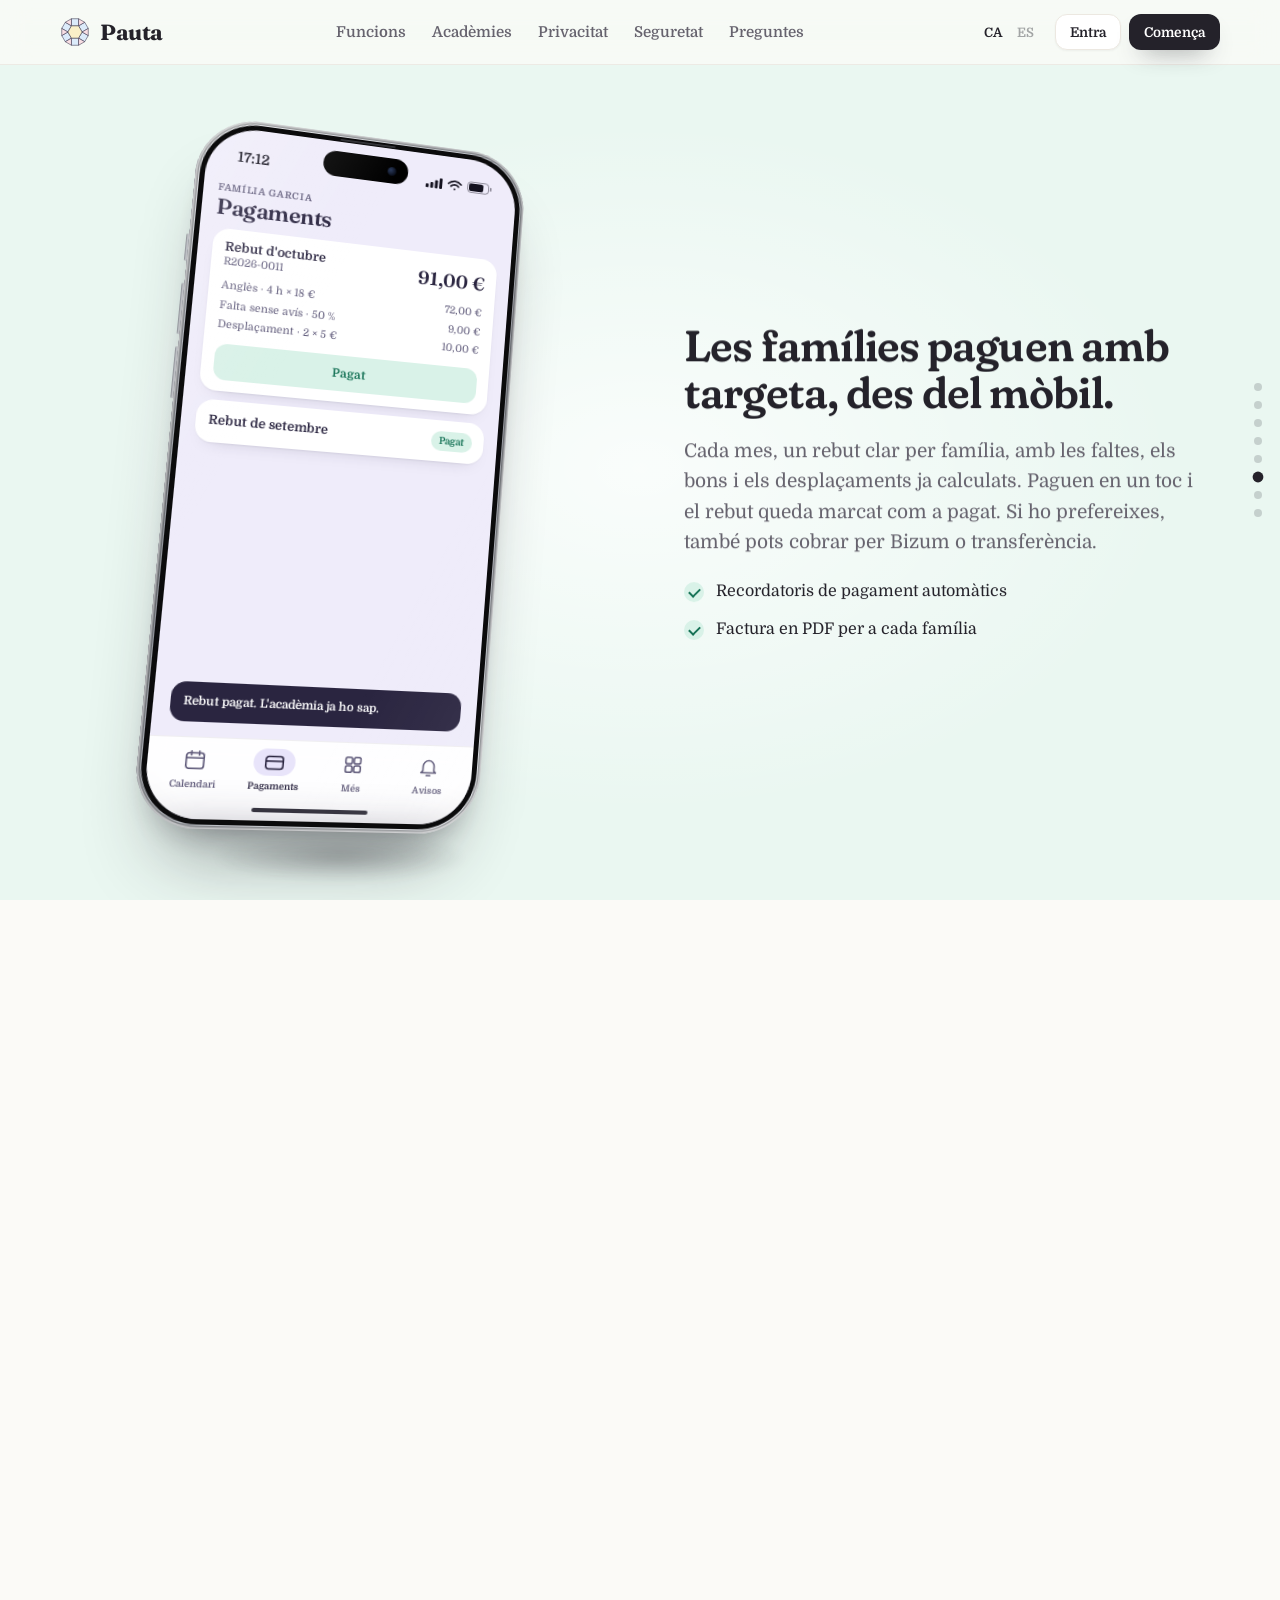
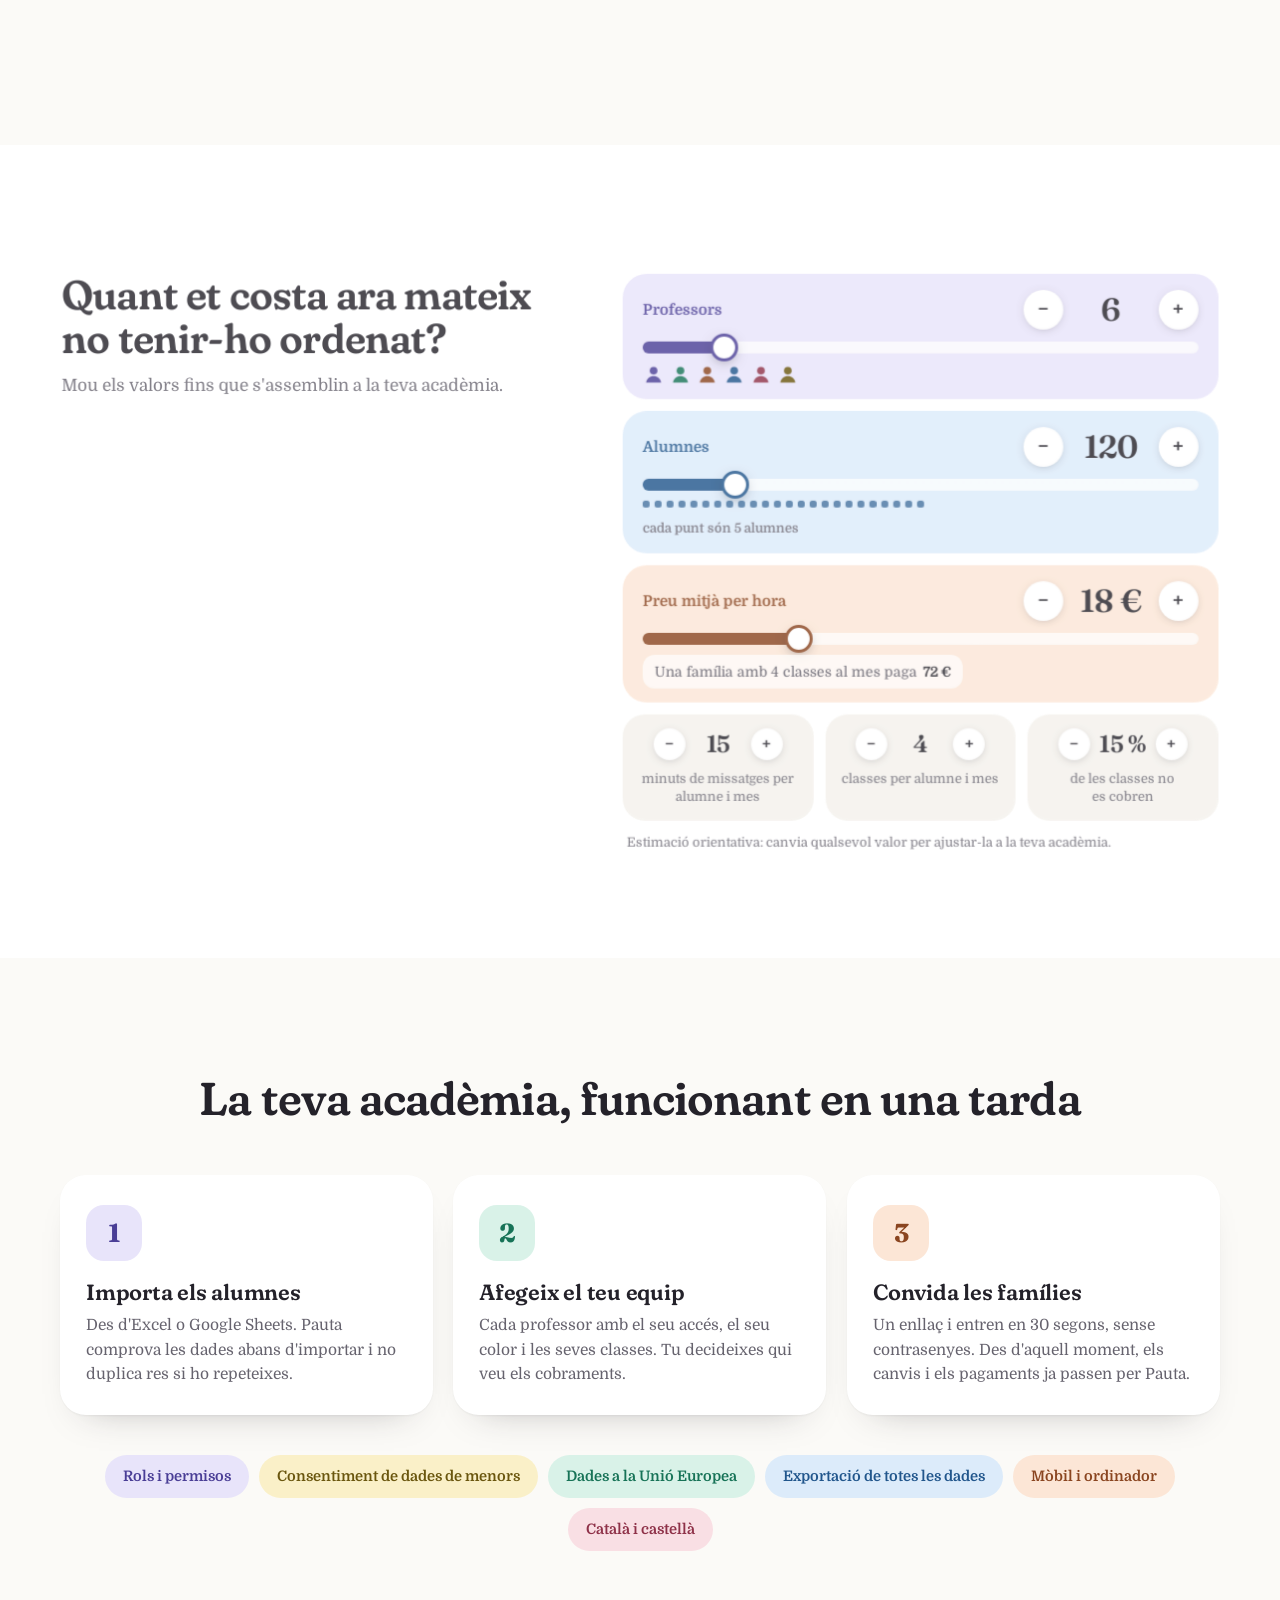
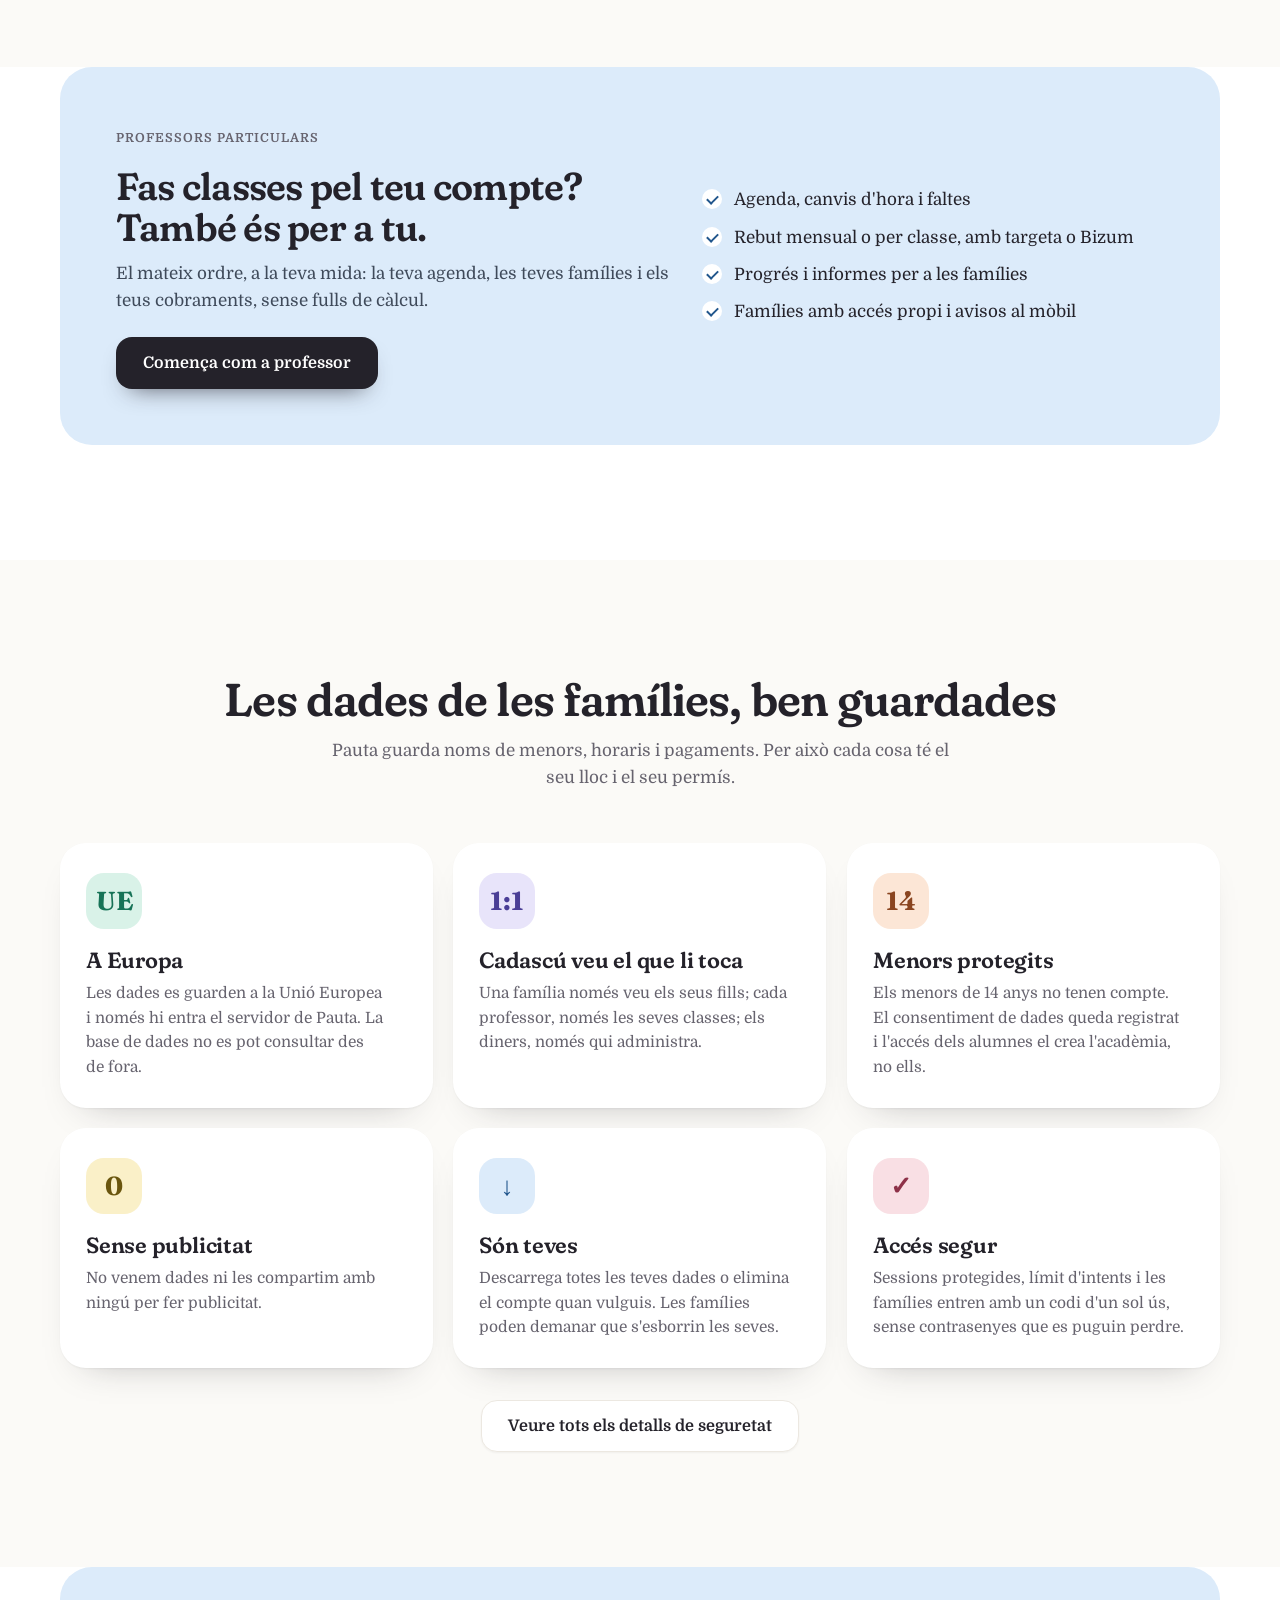
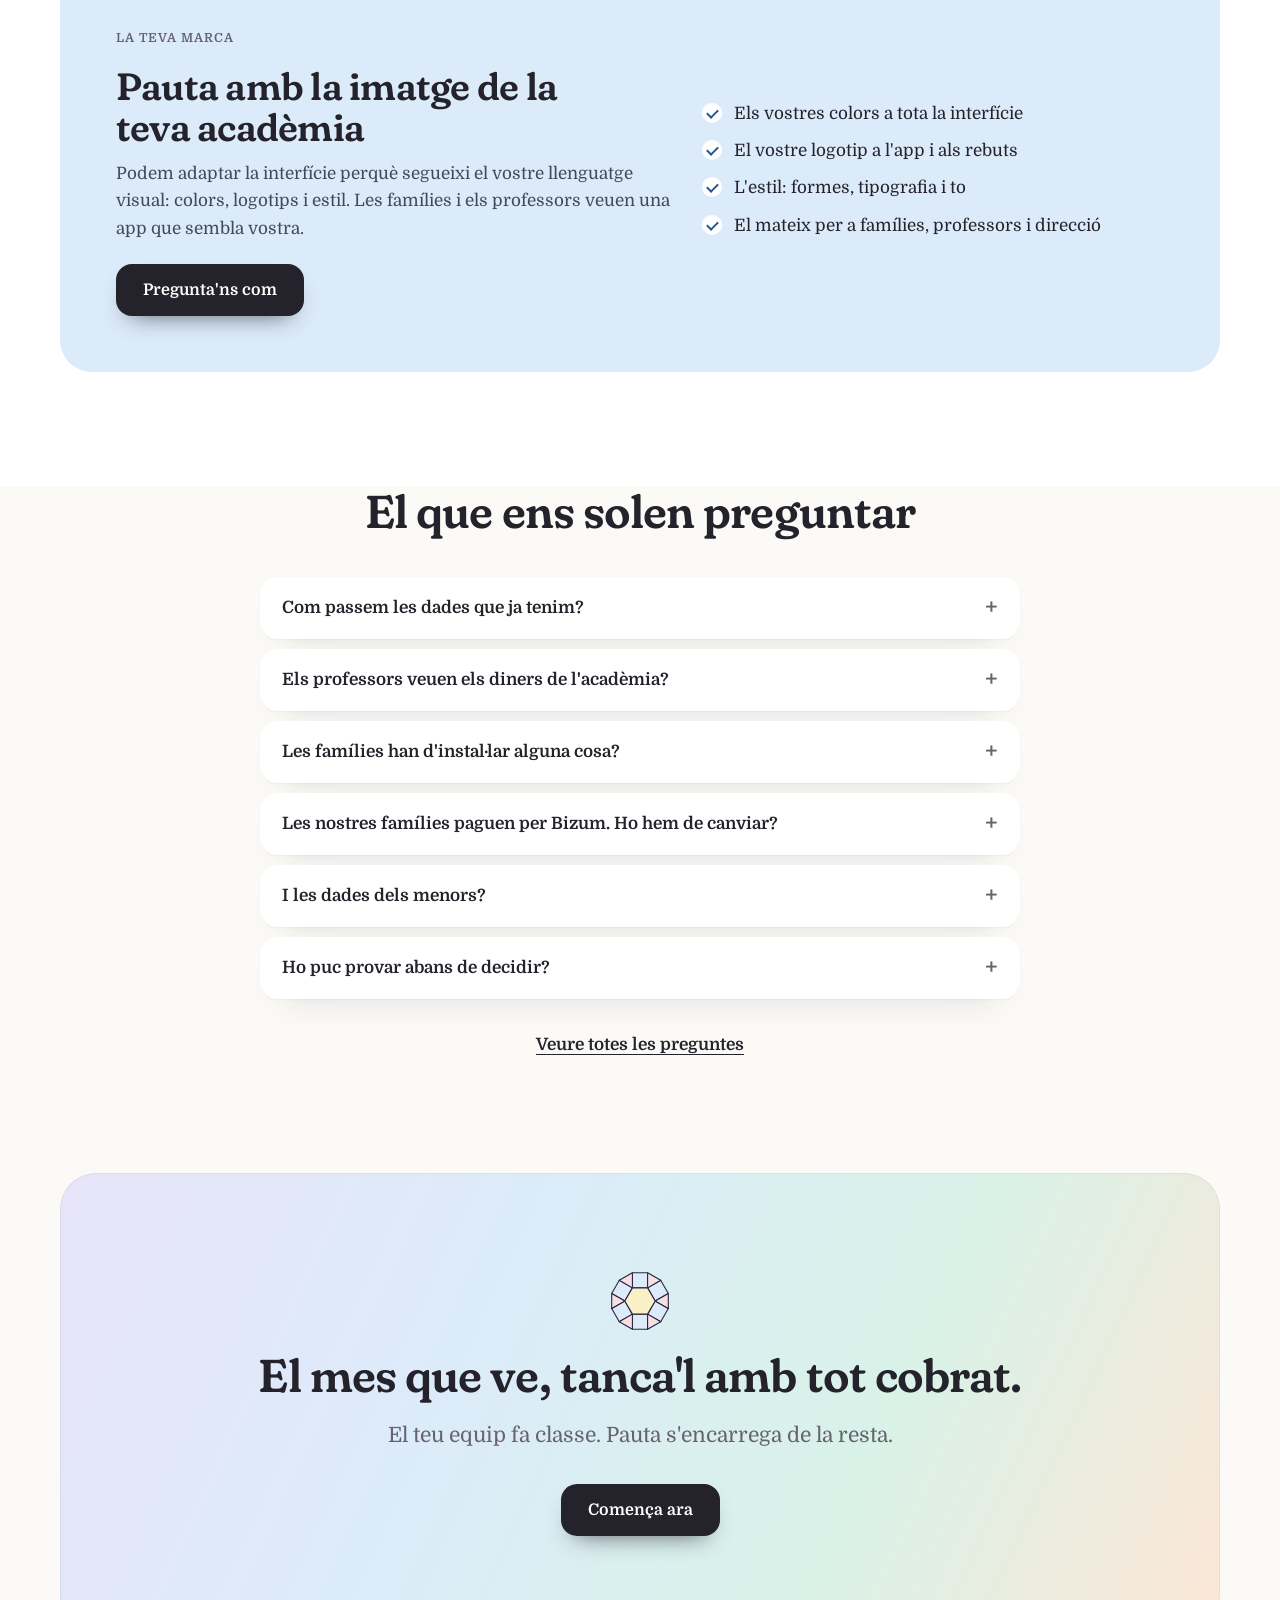
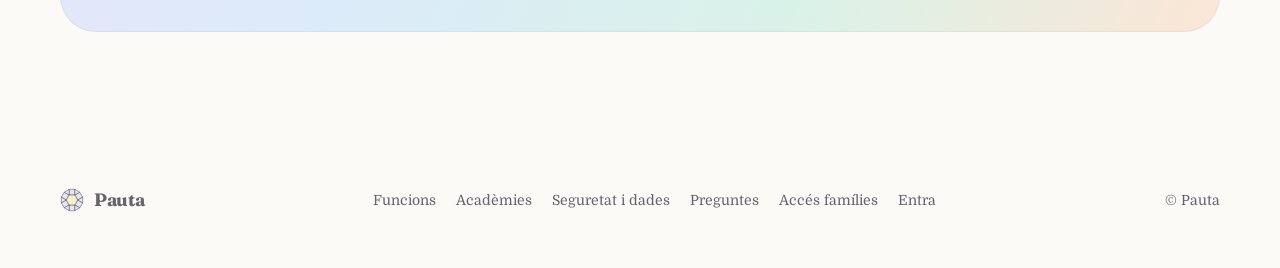
<file: index.html>
<!doctype html>
<html lang="ca">
<head>
  <meta charset="utf-8">
  <meta name="viewport" content="width=device-width, initial-scale=1, viewport-fit=cover">
  <meta name="theme-color" content="#FBFAF7">
  <title>Pauta · El programari que posa ordre a la teva acadèmia</title>
  <meta name="description" content="Pauta organitza horaris, canvis d'hora, faltes i cobraments de tots els professors i famílies de la teva acadèmia. Menys missatges, cap classe sense cobrar i pagament amb targeta.">
  <meta property="og:title" content="Pauta · Que el teu equip faci classe, no secretaria">
  <meta property="og:description" content="Horaris, faltes i cobraments amb targeta per a acadèmies i professors particulars, en un sol lloc.">
  <meta property="og:type" content="website">
  <link rel="preconnect" href="https://fonts.googleapis.com"><link rel="preconnect" href="https://fonts.gstatic.com" crossorigin>
  <link rel="stylesheet" href="https://fonts.googleapis.com/css2?family=Fraunces:opsz,wght,SOFT@9..144,400..700,0..100&family=Domine:wght@400..700&display=swap">
  <link rel="icon" href="icon.svg" type="image/svg+xml">
  <script type="application/ld+json">{"@context":"https://schema.org","@type":"SoftwareApplication","name":"Pauta","applicationCategory":"BusinessApplication","operatingSystem":"Web, iOS, Android","inLanguage":["ca","es"],"description":"Programari de gestió per a acadèmies i professors particulars: horaris, faltes, cobraments amb targeta, famílies i equip."}</script>
  <style>
    :root {
      --bg: #FBFAF7; --paper: #FFFFFF; --ink: #24222A; --ink2: #66636E; --line: #ECE8E1;
      --lav: #E8E4FA; --lav-i: #4A3E96; --man: #FAF0C8; --man-i: #6A560E; --men: #D9F2E8; --men-i: #177357;
      --cel: #DCEBFA; --cel-i: #21568C; --pre: #FCE6D6; --pre-i: #8A4520; --ros: #F9DFE4; --ros-i: #8E3148;
      --serif: Fraunces, Georgia, serif; --sans: Domine, Georgia, 'Times New Roman', serif;   /* títols: Fraunces; text: Domine */ --ease: cubic-bezier(.2,.8,.2,1); --spring: cubic-bezier(.34,1.4,.64,1);
      --shadow: 0 1px 2px rgba(36,34,42,.05), 0 18px 36px -26px rgba(36,34,42,.35);
      --a-bg: #EFECFA; --a-ink: #2A2540; --a-ink2: #5F5A7A;
    }
    * { box-sizing: border-box; }
    html { scroll-padding-top: 76px; }
    body { margin: 0; background: var(--bg); color: var(--ink); font: 400 17px/1.6 var(--sans); -webkit-font-smoothing: antialiased; overflow-x: hidden; }
    h1, h2, h3 { margin: 0; font-family: var(--serif); font-variation-settings: 'SOFT' 100; font-weight: 600; letter-spacing: -.02em; line-height: 1.08; }
    h1 { font-size: clamp(38px, 5.6vw, 68px); } h2 { font-size: clamp(28px, 3.8vw, 46px); } h3 { font-size: 20px; letter-spacing: -.01em; }
    p { margin: 0; } a { color: inherit; text-decoration: none; }
    .wrap { width: min(1160px, 100% - 32px); margin: 0 auto; }
    section { padding: clamp(64px, 9vw, 120px) 0; }
    .chip { display: inline-flex; align-items: center; gap: 10px; font-size: 12.5px; font-weight: 700; letter-spacing: .08em; text-transform: uppercase; color: var(--ink2) !important; background: none !important; padding: 0 !important; height: auto !important; }
    .t-lav { background: var(--lav); color: var(--lav-i); } .t-man { background: var(--man); color: var(--man-i); } .t-men { background: var(--men); color: var(--men-i); }
    .t-cel { background: var(--cel); color: var(--cel-i); } .t-pre { background: var(--pre); color: var(--pre-i); } .t-ros { background: var(--ros); color: var(--ros-i); }
    .lead { font-size: clamp(18px, 1.7vw, 21px); color: var(--ink2); max-width: 560px; }
    .center { text-align: center; margin-inline: auto; } .center .lead { margin-inline: auto; }
    .mark { background: linear-gradient(transparent 58%, var(--mk, var(--man)) 58%, var(--mk, var(--man)) 92%, transparent 92%); padding: 0 .06em; -webkit-box-decoration-break: clone; box-decoration-break: clone; }
    .btn { display: inline-flex; align-items: center; justify-content: center; gap: 8px; min-height: 52px; padding: 0 26px; border-radius: 16px; border: 1px solid transparent; font: 700 16px var(--sans); cursor: pointer; transition: transform .2s var(--ease), box-shadow .2s var(--ease), background .2s; white-space: nowrap; }
    .btn:active { transform: scale(.97); }
    .btn.prim { background: var(--ink); color: #fff; box-shadow: 0 12px 24px -14px rgba(36,34,42,.8); } .btn.prim:hover { background: #3a3742; }
    .btn.sec { background: #fff; color: var(--ink); border-color: var(--line); box-shadow: 0 1px 2px rgba(36,34,42,.05); } .btn.sec:hover { border-color: #d6d0c5; }
    .btn.sm { min-height: 40px; padding: 0 16px; font-size: 14px; border-radius: 12px; }
    .btn:focus-visible, a:focus-visible, button:focus-visible, summary:focus-visible, input:focus-visible { outline: 3px solid var(--lav-i); outline-offset: 3px; }
    .row { display: flex; align-items: center; gap: 12px; flex-wrap: wrap; }
    .tick { position: relative; flex: none; display: inline-block; width: 20px; height: 20px; border-radius: 50%; background: var(--men); margin-top: 3px; }
    .tick::after { content: ''; position: absolute; left: 7px; top: 4px; width: 5px; height: 9px; border: solid var(--men-i); border-width: 0 2.2px 2.2px 0; transform: rotate(45deg); }

    header.nav { position: fixed; top: 0; left: 0; right: 0; z-index: 50; background: rgba(251,250,247,.82); backdrop-filter: blur(14px) saturate(160%); -webkit-backdrop-filter: blur(14px) saturate(160%); border-bottom: 1px solid rgba(236,232,225,.9); }
    .nav .wrap { display: flex; align-items: center; justify-content: space-between; height: 64px; gap: 12px; }
    .brand { display: flex; align-items: center; gap: 10px; font: 700 22px var(--serif); letter-spacing: -.02em; }
    .nav ul { display: flex; gap: 26px; list-style: none; margin: 0; padding: 0; font-weight: 600; font-size: 15px; color: var(--ink2); }
    .nav ul a:hover { color: var(--ink); }
    .nav .right { display: flex; align-items: center; gap: 10px; }
    .lang { display: inline-flex; background: rgba(36,34,42,.06); border-radius: 12px; padding: 3px; }
    .lang button { border: 0; background: transparent; min-width: 40px; height: 34px; border-radius: 9px; font: 700 13px var(--sans); color: var(--ink2); cursor: pointer; }
    .lang button.on { background: #fff; color: var(--ink); box-shadow: 0 1px 4px rgba(36,34,42,.15); }
    @media (max-width: 900px) { .nav ul { display: none; } .nav .login { display: none; } }

    /* ===== Recorregut: escenari fix, mòbil en 3D que viatja d'un costat a l'altre ===== */
    .tour { position: relative; }
    .stage { position: sticky; top: 0; height: 100vh; height: 100svh; overflow: hidden; perspective: 1600px; perspective-origin: 50% 45%; }
    .tint { position: absolute; inset: 0; z-index: 0; }
    .tint::after { content: ''; position: absolute; inset: 0; background: radial-gradient(60% 55% at 50% 52%, rgba(255,255,255,.75), rgba(255,255,255,0) 70%); }
    .st { position: absolute; z-index: 3; top: 64px; bottom: 0; width: min(520px, 42vw); display: flex; flex-direction: column; justify-content: center; gap: 0; visibility: hidden; }
    .st.l { left: max(24px, calc((100vw - 1160px) / 2 + 16px)); } .st.r { right: max(24px, calc((100vw - 1160px) / 2 + 16px)); }
    .st .chip { align-self: flex-start; margin-bottom: 18px; }
    .st h1, .st h2 { margin-bottom: 20px; } .st h2 { font-size: clamp(30px, 3.4vw, 46px); }
    .st > p { color: var(--ink2); font-size: clamp(17px, 1.5vw, 19px); }
    .st ul { list-style: none; margin: 22px 0 0; padding: 0; display: grid; gap: 12px; } .st li { display: flex; gap: 12px; font-size: 16px; }
    .st .row { margin-top: 30px; }
    .st .micro { margin-top: 22px; font-size: 14px; color: var(--ink2); display: flex; gap: 8px 20px; flex-wrap: wrap; }
    .st .micro span { display: inline-flex; align-items: center; gap: 8px; } .st .micro .tick { width: 16px; height: 16px; margin: 0; } .st .micro .tick::after { left: 5.5px; top: 3px; width: 4px; height: 7px; border-width: 0 2px 2px 0; }
    h1, h2, h3, p, li, small, .l, .s { text-wrap: pretty; }
    .ln, .w { will-change: transform, opacity; }
    .wm { display: inline-block; vertical-align: top; } .w { display: inline-block; transform-origin: 0 100%; }
    .rig { position: absolute; z-index: 2; left: 50%; top: 0; transform-style: preserve-3d; will-change: transform; }
    .pshadow { position: absolute; z-index: 1; left: 50%; top: 0; width: 260px; height: 46px; margin-left: -130px; border-radius: 50%; background: radial-gradient(closest-side, rgba(36,34,42,.32), rgba(36,34,42,0)); filter: blur(6px); will-change: transform, opacity; }
    .dots { position: absolute; z-index: 4; right: 18px; top: 50%; transform: translateY(-50%); display: grid; gap: 10px; }
    .dots i { width: 8px; height: 8px; border-radius: 50%; background: rgba(36,34,42,.18); transition: transform .3s var(--ease), background .3s; } .dots i.on { background: var(--ink); transform: scale(1.35); }
    .hint { position: absolute; z-index: 4; left: 50%; bottom: 22px; transform: translateX(-50%); font-size: 12px; font-weight: 700; color: var(--ink2); display: flex; align-items: center; gap: 10px; transition: opacity .4s; }
    .hint i { width: 22px; height: 34px; border: 2px solid #c9c3d6; border-radius: 12px; position: relative; }
    @media (max-width: 900px) {
      .st { left: 16px !important; right: 16px !important; width: auto; top: calc(64px + var(--phh, 330px) + 40px); bottom: auto; justify-content: flex-start; }
      .st h2 { font-size: clamp(25px, 6.6vw, 32px); margin-bottom: 10px; } .st h1 { font-size: clamp(31px, 8.4vw, 40px); margin-bottom: 12px; }
      .st > p { font-size: 15px; line-height: 1.5; } .st ul, .st .micro, .dots { display: none; } .st .row { margin-top: 16px; gap: 8px; } .st .chip { margin-bottom: 10px; height: 26px; font-size: 10.5px; } .st .btn { min-height: 46px; padding: 0 18px; font-size: 15px; }
      .hint { display: none; }
    }

    /* telèfon */
    .phone-box { position: relative; transform-style: preserve-3d; }
    .phone { transform-style: preserve-3d; }
    /* gruix: capes del marc de titani apilades cap enrere, i la tapa de vidre al darrere */
    .edge { position: absolute; inset: 0; transform-style: preserve-3d; pointer-events: none; }
    .edge i { position: absolute; inset: 0; border-radius: 60px; background: linear-gradient(90deg, #9fa2a8 0%, #eceef1 9%, #c3c6cc 30%, #b2b5bb 50%, #c3c6cc 70%, #eceef1 91%, #9fa2a8 100%); transform: translateZ(calc(var(--z) * -1px)); }
    /* dors d'iPhone 17 Pro (plata): altiplà de càmeres d'alumini a tota l'amplada i vidre a sota.
       Es veu des del darrere, així que aquí dins l'esquerra i la dreta estan intercanviades. */
    .edge i.back { overflow: hidden; background: linear-gradient(165deg, #eef0f3 0%, #dfe2e6 55%, #d3d6db 100%); box-shadow: inset 0 0 0 2px #b9bcc2; }
    .edge i.back .glass { position: absolute; left: 0; right: 0; top: 214px; bottom: 0; background: linear-gradient(170deg, #e9ebee, #dcdfe3); box-shadow: inset 0 1px 0 rgba(255,255,255,.7); }
    .edge i.back .plat { position: absolute; left: 0; right: 0; top: 0; height: 214px; border-radius: 0 0 34px 34px; background: linear-gradient(175deg, #f2f3f5 0%, #e1e3e7 70%, #d6d9de 100%); box-shadow: 0 6px 10px -6px rgba(40,44,52,.35), inset 0 -1px 0 rgba(255,255,255,.8); }
    .edge i.back .lens { position: absolute; width: 74px; height: 74px; border-radius: 50%; background: radial-gradient(circle at 50% 50%, #1b1f2c 0 34%, #2c3245 35% 46%, #0f121b 47% 60%, #6d717b 61% 66%, #c9ccd2 67% 100%); box-shadow: 0 3px 6px rgba(20,22,30,.35), inset 0 0 0 1px rgba(255,255,255,.4); }
    .edge i.back .lens::after { content: ''; position: absolute; left: 30%; top: 26%; width: 14px; height: 9px; border-radius: 50%; background: rgba(255,255,255,.35); transform: rotate(-30deg); }
    .edge i.back .dot { position: absolute; border-radius: 50%; }
    .edge i.back .logo { position: absolute; left: 50%; top: 58%; width: 64px; height: 64px; margin: -32px 0 0 -32px; opacity: .55; filter: grayscale(.3); }
    .phone { width: 332px; height: 696px; position: absolute; left: 0; top: 0; transform-origin: top left; }
    .p-frame { position: absolute; inset: 0; border-radius: 60px; padding: 4px; background: linear-gradient(145deg, #f1f2f4 0%, #b9bcc2 22%, #8e9198 50%, #b9bcc2 78%, #eceef1 100%); box-shadow: inset 0 0 0 1.5px rgba(255,255,255,.5), inset 0 0 0 3px rgba(0,0,0,.3), 0 50px 70px -30px rgba(36,34,42,.45), 0 20px 30px -20px rgba(36,34,42,.35); }
    .p-bezel { position: relative; width: 100%; height: 100%; border-radius: 56px; background: #0b0b0c; padding: 5px; }
    .p-screen { position: relative; width: 100%; height: 100%; border-radius: 51px; overflow: hidden; background: var(--a-bg); isolation: isolate; font-family: var(--sans); color: var(--a-ink); }
    .p-btn { position: absolute; width: 4px; border-radius: 3px; background: linear-gradient(90deg, #8e9198, #e6e8eb, #8e9198); transform: translateZ(calc(var(--pd, 30px) * -0.5)); }
    .p-btn.l1 { left: -3px; top: 118px; height: 28px; } .p-btn.l2 { left: -3px; top: 168px; height: 52px; } .p-btn.l3 { left: -3px; top: 232px; height: 52px; } .p-btn.r { right: -3px; top: 190px; height: 82px; } .p-btn.r2 { right: -3px; top: 352px; height: 46px; }
    /* cantell de baix (es veu quan el mòbil s'inclina): port USB-C, cargols i reixetes d'altaveu i micròfon, com un iPhone */
    .pbot { position: absolute; left: 56px; right: 56px; top: calc(100% - .5px); height: var(--pd, 30px); transform-origin: top center; transform: rotateX(-90deg); backface-visibility: hidden;
      background: linear-gradient(180deg, #d4d6da 0%, #eceef1 30%, #c3c6cc 70%, #a9acb2 100%); display: flex; align-items: center; justify-content: center; gap: 7px; }
    .pbot .port { width: 38px; height: 34%; min-height: 6px; border-radius: 99px; background: #17181c; box-shadow: inset 0 1px 2px rgba(0,0,0,.8), 0 0 0 1px rgba(255,255,255,.35); }
    .pbot .screw { width: 4px; height: 4px; border-radius: 50%; background: radial-gradient(circle, #6b6e75 30%, #9a9da3 70%); }
    .pbot .grille { width: 46px; height: 5px; background: radial-gradient(circle, #24262b 1.6px, transparent 2px) 0 50% / 7.6px 5px repeat-x; margin: 0 6px; }
    /* altaveu de trucades: una ranura fina entre el vidre i el marc, a dalt de tot */
    .p-bezel { position: relative; } .ear { position: absolute; z-index: 2; top: 1.5px; left: 50%; width: 56px; height: 2.4px; margin-left: -28px; border-radius: 2px; background: #2b2c30; box-shadow: inset 0 .5px 0 rgba(255,255,255,.12); }
    .island { position: absolute; z-index: 30; top: 10px; left: 50%; width: 86px; height: 26px; margin-left: -43px; border-radius: 20px; background: #000; }
    .island::after { content: ''; position: absolute; right: 12px; top: 9px; width: 9px; height: 9px; border-radius: 50%; background: radial-gradient(circle at 35% 35%, #2a3a5c, #0a0f1c 70%); }
    .p-status { position: absolute; z-index: 25; top: 0; left: 0; right: 0; height: 50px; display: flex; justify-content: space-between; align-items: center; padding: 8px 26px 0 30px; font-weight: 800; font-size: 14px; color: #14121f; }
    .glare { position: absolute; inset: 0; z-index: 40; pointer-events: none; background: linear-gradient(115deg, rgba(255,255,255,.2) 0%, rgba(255,255,255,0) 32%, rgba(255,255,255,0) 72%, rgba(255,255,255,.08) 100%); }
    .home { position: absolute; z-index: 30; left: 50%; bottom: 8px; width: 112px; height: 4.5px; margin-left: -56px; border-radius: 3px; background: rgba(20,18,31,.85); }
    .tap { position: absolute; z-index: 35; width: 46px; height: 46px; margin: -23px 0 0 -23px; border-radius: 50%; background: rgba(42,37,64,.16); border: 2px solid rgba(42,37,64,.28); opacity: 0; pointer-events: none; }
    .tap.go { animation: tap .75s var(--ease); } @keyframes tap { 0% { opacity: 0; transform: scale(.4); } 25% { opacity: 1; } 100% { opacity: 0; transform: scale(1.25); } }

    /* pantalles de l'app */
    .scr { position: absolute; inset: 0; padding: 54px 14px 0; opacity: 0; transform: translateY(14px) scale(.985); transition: opacity .45s var(--ease), transform .55s var(--ease); pointer-events: none; display: flex; flex-direction: column; gap: 9px; }
    .scr.on { opacity: 1; transform: none; } .scr.leaving { opacity: 0; transform: translateY(-10px) scale(.99); }
    .scr h4 { margin: 0; font: 600 22px/1.15 var(--serif); letter-spacing: -.02em; color: var(--a-ink); }
    .eb { font-size: 9.5px; font-weight: 800; letter-spacing: .07em; text-transform: uppercase; color: var(--a-ink2); }
    .cd { background: #fff; border-radius: 16px; padding: 11px 12px; box-shadow: 0 1px 2px rgba(42,37,64,.05), 0 8px 18px -14px rgba(42,37,64,.35); }
    .it { display: flex; align-items: center; gap: 9px; } .it .av { width: 32px; height: 32px; border-radius: 11px; display: grid; place-items: center; font-weight: 800; font-size: 13px; flex: none; }
    .it b { display: block; font-size: 12.5px; line-height: 1.25; } .it small { display: block; font-size: 10.5px; line-height: 1.3; color: var(--a-ink2); } .it .g { flex: 1; min-width: 0; }
    .big { font: 600 24px/1.1 var(--serif); }
    .cd.stat { display: flex; flex-direction: column; gap: 6px; } .cd.stat .big { margin-top: auto; }   /* els números sempre a la mateixa altura */
    .pl { display: inline-flex; align-items: center; height: 20px; padding: 0 8px; border-radius: 99px; font-size: 10px; font-weight: 800; white-space: nowrap; }
    .pl.men { background: var(--men); color: var(--men-i); } .pl.man { background: var(--man); color: var(--man-i); } .pl.cel { background: var(--cel); color: var(--cel-i); } .pl.pre { background: var(--pre); color: var(--pre-i); } .pl.ros { background: var(--ros); color: var(--ros-i); } .pl.lav { background: var(--lav); color: var(--lav-i); }
    .tabs { position: absolute; left: 0; right: 0; bottom: 0; height: 78px; background: rgba(255,255,255,.94); backdrop-filter: blur(10px); border-top: 1px solid rgba(42,37,64,.07); display: flex; padding: 8px 6px 0; z-index: 5; }
    .tabs div { flex: 1; display: flex; flex-direction: column; align-items: center; gap: 3px; font-size: 9px; font-weight: 700; color: var(--a-ink2); }
    .tabs div.on { color: var(--a-ink); } .tabs svg { width: 22px; height: 22px; fill: none; stroke: currentColor; stroke-width: 1.7; stroke-linecap: round; stroke-linejoin: round; }
    .tabs div.on i { background: var(--lav); } .tabs i { display: grid; place-items: center; width: 40px; height: 26px; border-radius: 13px; }
    .btnm { display: flex; align-items: center; justify-content: center; height: 36px; border-radius: 12px; font-size: 12px; font-weight: 800; }
    .btnm.ok { background: var(--men); color: var(--men-i); } .btnm.no { background: var(--ros); color: var(--ros-i); } .btnm.dark { background: var(--a-ink); color: #fff; }
    .scr.on .a, .scr.leaving .a { animation: rise .55s var(--ease) both; animation-delay: calc(var(--d, 0) * 1s + .2s); }
    @keyframes rise { from { opacity: 0; transform: translateY(12px); } to { opacity: 1; transform: none; } }
    .sw { position: relative; display: inline-grid; } .sw > * { grid-area: 1 / 1; }
    .scr .sw .b { opacity: 0; }
    .scr.on .sw .b, .scr.leaving .sw .b { animation: swIn .4s var(--spring) both; animation-delay: calc(var(--s, 1.4) * 1s); } .scr.on .sw .f, .scr.leaving .sw .f { animation: swOut .3s ease both; animation-delay: calc(var(--s, 1.4) * 1s); }
    @keyframes swIn { from { opacity: 0; transform: scale(.7); } to { opacity: 1; transform: none; } } @keyframes swOut { to { opacity: 0; transform: scale(.7); } }
    .scr.on .press, .scr.leaving .press { animation: press .5s ease both; animation-delay: calc(var(--p, 1.4) * 1s); } @keyframes press { 50% { transform: scale(.93); filter: brightness(.92); } }
    .scr.on .sw .f.press, .scr.leaving .sw .f.press { animation: press .5s ease both, swOut .3s ease both; animation-delay: calc(var(--p, 1.4) * 1s), calc(var(--s, 1.4) * 1s); }
    .scr.on .gone, .scr.leaving .gone { animation: gone .45s ease both; animation-delay: calc(var(--s, 2) * 1s); } @keyframes gone { to { opacity: 0; height: 0; padding-top: 0; padding-bottom: 0; margin-top: -9px; overflow: hidden; transform: scale(.96); } }
    .scr .late { opacity: 0; } .scr.on .late, .scr.leaving .late { animation: lateIn .55s var(--spring) both; animation-delay: calc(var(--s, 2) * 1s); } @keyframes lateIn { from { opacity: 0; transform: translateY(10px) scale(.95); } to { opacity: 1; transform: none; } }
    .bar { height: 7px; border-radius: 99px; background: rgba(42,37,64,.08); overflow: hidden; } .bar i { display: block; height: 100%; border-radius: 99px; transform-origin: left; }
    .scr.on .bar i, .scr.leaving .bar i { animation: grow 1.1s var(--ease) both; animation-delay: calc(var(--d, 0) * 1s + .45s); } @keyframes grow { from { transform: scaleX(0); } to { transform: none; } }
    .sheet { position: absolute; left: 0; right: 0; bottom: 0; z-index: 8; background: #fff; border-radius: 26px 26px 0 0; padding: 14px 16px 30px; box-shadow: 0 -20px 40px -16px rgba(42,37,64,.35); transform: translateY(105%); }
    .scr.on .sheet, .scr.leaving .sheet { animation: sheetUp 5.4s var(--ease) both; animation-delay: calc(var(--s, 2) * 1s); } @keyframes sheetUp { 0% { transform: translateY(105%); } 11% { transform: none; } 80% { transform: none; } 92%, 100% { transform: translateY(105%); } }
    .toastm { position: absolute; z-index: 9; left: 16px; right: 16px; bottom: 92px; background: var(--a-ink); color: #fff; border-radius: 14px; padding: 10px 12px; font-size: 11.5px; font-weight: 700; opacity: 0; transform: translateY(12px); }
    .scr.on .toastm, .scr.leaving .toastm { animation: lateIn .55s var(--spring) both; animation-delay: calc(var(--s, 6) * 1s); }
    .check { width: 50px; height: 50px; border-radius: 50%; background: var(--men); display: grid; place-items: center; } .check svg { width: 26px; height: 26px; fill: none; stroke: var(--men-i); stroke-width: 3.2; stroke-linecap: round; stroke-linejoin: round; stroke-dasharray: 26; stroke-dashoffset: 26; }
    .scr.on .check svg, .scr.leaving .check svg { animation: draw .5s ease forwards; animation-delay: calc(var(--s, 3) * 1s + .2s); } @keyframes draw { to { stroke-dashoffset: 0; } }
    .lock { position: absolute; inset: 0; background: linear-gradient(170deg, #E8E4FA 0%, #DCEBFA 40%, #FCE6D6 100%); }
    .lock .clock { text-align: center; margin-top: 4px; } .lock .clock b { display: block; font: 300 64px/1 var(--sans); letter-spacing: -.03em; color: #1d1b29; } .lock .clock span { font-size: 13px; font-weight: 700; color: #3d3a52; }
    .nt { background: rgba(255,255,255,.78); backdrop-filter: blur(12px); border-radius: 16px; padding: 9px 11px; display: flex; gap: 9px; align-items: flex-start; box-shadow: 0 6px 16px -12px rgba(42,37,64,.5); }
    .nt .ap { width: 26px; height: 26px; border-radius: 7px; background: #8e8aa3; flex: none; display: grid; place-items: center; } .nt .ap svg { width: 15px; height: 15px; fill: #fff; }
    .nt b { display: block; font-size: 11px; } .nt span { font-size: 11px; line-height: 1.3; color: #2c2a38; } .nt em { font-style: normal; font-size: 9.5px; color: #6b6880; margin-left: auto; white-space: nowrap; }
    .scr.on .nt, .scr.leaving .nt { animation: ntIn .5s var(--spring) both; animation-delay: calc(var(--d, 0) * 1s + .3s); } @keyframes ntIn { from { opacity: 0; transform: translateY(-16px) scale(.94); } to { opacity: 1; transform: none; } }
    .ring circle { fill: none; stroke-width: 9; } .ring .bgc { stroke: rgba(42,37,64,.08); } .ring .fg { stroke: var(--men-i); stroke-linecap: round; stroke-dasharray: 214; stroke-dashoffset: 214; transform: rotate(-90deg); transform-origin: center; }
    .scr.on .ring .fg, .scr.leaving .ring .fg { animation: ringFill 1.6s var(--ease) forwards; animation-delay: .5s; } @keyframes ringFill { to { stroke-dashoffset: 4.3; } }

    /* ===== Seccions següents (entren amb l'scroll i amb inèrcia) ===== */
    .rv { will-change: transform, opacity; }
    .calc { background: var(--paper); }
    .calc .box { display: grid; grid-template-columns: minmax(0, .92fr) minmax(0, 1.08fr); grid-template-areas: "head inputs" "res inputs"; gap: 22px clamp(28px, 4vw, 60px); align-items: start; }
    .chead { grid-area: head; } .inputs { grid-area: inputs; } .results { grid-area: res; }
    .chead h2 { font-size: clamp(30px, 3.2vw, 44px); margin-top: 0; } .chead .lead { margin-top: 12px; font-size: 17px; }
    .inputs { display: grid; gap: 12px; }
    .ctl { border-radius: 24px; padding: 16px 20px 14px; background: var(--c); }
    .ctl .top { display: flex; align-items: center; justify-content: space-between; gap: 12px; }
    .ctl .lab { font-weight: 800; font-size: 15px; color: var(--ci); }
    .stp { display: flex; align-items: center; gap: 8px; }
    .stp button { width: 40px; height: 40px; border-radius: 50%; border: 0; background: #fff; color: var(--ink); font: 600 22px/1 var(--sans); cursor: pointer; box-shadow: 0 2px 8px -3px rgba(36,34,42,.35); transition: transform .15s var(--ease); display: grid; place-items: center; }
    .stp button:active { transform: scale(.9); }
    .stp .val { min-width: 80px; text-align: center; font: 600 32px/1 var(--serif); letter-spacing: -.02em; color: var(--ink); }
    .ctl input[type=range] { -webkit-appearance: none; appearance: none; width: 100%; height: 12px; margin: 12px 0 10px; border-radius: 99px; background: linear-gradient(90deg, var(--ci) var(--p, 50%), rgba(255,255,255,.75) var(--p, 50%)); outline: none; cursor: pointer; }
    .ctl input[type=range]::-webkit-slider-thumb { -webkit-appearance: none; width: 28px; height: 28px; border-radius: 50%; background: #fff; border: 3px solid var(--ci); box-shadow: 0 4px 12px -4px rgba(36,34,42,.5); cursor: grab; }
    .ctl input[type=range]::-moz-range-thumb { width: 24px; height: 24px; border-radius: 50%; background: #fff; border: 3px solid var(--ci); cursor: grab; }
    .viz { display: flex; flex-wrap: wrap; gap: 5px; align-items: center; min-height: 22px; }
    .viz .pp { width: 22px; height: 22px; display: grid; place-items: center; } .viz .pp svg { display: block; width: 22px; height: 22px; }
    .viz .dt { width: 7px; height: 7px; border-radius: 2.5px; background: var(--ci); opacity: .8; }
    .viz .more { font-size: 13px; font-weight: 800; color: var(--ci); margin-left: 4px; }
    .viz .phint { display: inline-flex; align-items: baseline; gap: 6px; padding: 6px 12px; border-radius: 12px; background: rgba(255,255,255,.7); font-size: 14px; color: #55525e; } .viz .phint b { color: var(--ink); font-weight: 800; }
    .assume2 { display: grid; grid-template-columns: repeat(3, 1fr); gap: 12px; }
    .as { border-radius: 22px; padding: 14px 14px 16px; background: #F4F1EC; text-align: center; display: flex; flex-direction: column; align-items: center; gap: 10px; }
    .as .stp { justify-content: center; gap: 6px; } .as .stp button { width: 32px; height: 32px; font-size: 18px; }
    .as .stp .val { min-width: 54px; font-size: 24px; }
    .as small { display: block; font-size: 13px; line-height: 1.35; color: var(--ink2); }
    .note { font-size: 13px; color: var(--ink2); padding: 0 4px; }
    .results { display: grid; gap: 12px; }
    .pair { display: grid; grid-template-columns: 1fr 1fr; gap: 12px; }
    .res { border-radius: 24px; padding: 20px 22px; } .res .n { font: 600 clamp(30px, 3vw, 42px)/1 var(--serif); letter-spacing: -.03em; } .res .l { font-weight: 700; font-size: 15px; line-height: 1.35; margin-top: 8px; } .res .s { color: #55525e; font-size: 13.5px; line-height: 1.4; margin-top: 4px; }
    .res.tot { background: var(--ink); color: #fff; padding: 24px 26px; } .res.tot .n { font-size: clamp(42px, 4.4vw, 60px); } .res.tot .l { margin: 0 0 8px; color: rgba(255,255,255,.75); } .res.tot .s { color: rgba(255,255,255,.7); font-size: 14px; }
    .res.tot .per { display: inline-flex; align-items: baseline; gap: 6px; margin-top: 14px; padding: 8px 14px; border-radius: 14px; background: rgba(255,255,255,.12); font-weight: 700; font-size: 15px; } .res.tot .per b { font: 600 24px/1 var(--serif); }
    .res.tot .nrow { display: flex; align-items: center; flex-wrap: wrap; gap: 10px 16px; margin-bottom: 10px; } .res.tot .nrow .per { margin-top: 0; }
    .res.tot .btn.wht { margin-top: 16px; min-height: 46px; background: #fff; color: var(--ink); }
    .res .meter { height: 8px; border-radius: 99px; background: rgba(255,255,255,.7); margin-top: 12px; overflow: hidden; } .res .meter i { display: block; height: 100%; border-radius: 99px; background: var(--ink); width: 0; }
    @media (max-width: 860px) {
      .calc .box { grid-template-columns: 1fr; grid-template-areas: "head" "inputs" "res"; }
      .assume2 { grid-template-columns: 1fr; } .as { flex-direction: row; justify-content: space-between; text-align: left; padding: 12px 14px; } .as small { order: -1; flex: 1; max-width: none; }
    }
    @media (max-width: 520px) { .pair { grid-template-columns: 1fr; } }
    .plan .steps { display: grid; grid-template-columns: repeat(3, 1fr); gap: 20px; margin-top: 52px; }
    .plan .step { background: var(--paper); border-radius: 26px; padding: 30px 26px 28px; box-shadow: var(--shadow); }
    .plan .num { width: 56px; height: 56px; border-radius: 18px; display: grid; place-items: center; font: 700 26px var(--serif); margin-bottom: 20px; }
    .plan .step { display: flex; flex-direction: column; align-items: flex-start; } .plan .step h3 { font-size: 22px; }
    .plan .step p { color: var(--ink2); font-size: 15.5px; margin-top: 8px; }
    @media (max-width: 820px) { .plan .steps { grid-template-columns: 1fr; } }
    .trust { display: flex; flex-wrap: wrap; gap: 10px; justify-content: center; margin-top: 40px; } .trust span { border-radius: 99px; padding: 10px 18px; font-weight: 700; font-size: 14.5px; }
    .solo { background: var(--paper); } .solo .box { display: grid; grid-template-columns: 1.2fr 1fr; gap: 32px; align-items: center; border-radius: 32px; padding: clamp(28px, 5vw, 56px); background: var(--cel); }
    .solo ul { list-style: none; margin: 0; padding: 0; display: grid; gap: 10px; } .solo li { display: flex; gap: 12px; } .solo .tick { background: #fff; } .solo .tick::after { border-color: var(--cel-i); }
    @media (max-width: 820px) { .solo .box { grid-template-columns: 1fr; } }
    .faq { max-width: 760px; margin: 40px auto 0; display: grid; gap: 10px; }
    details.q { background: var(--paper); border-radius: 18px; padding: 0 22px; box-shadow: var(--shadow); }
    details.q summary { min-height: 62px; display: flex; align-items: center; justify-content: space-between; gap: 16px; font-weight: 700; font-size: 17px; cursor: pointer; list-style: none; }
    details summary::-webkit-details-marker { display: none; } details.q summary::after { content: '+'; font-size: 26px; color: var(--ink2); font-weight: 500; transition: transform .25s var(--ease); }
    details.q[open] summary::after { transform: rotate(45deg); } details.q p { color: var(--ink2); padding: 0 0 20px; }
    .final .box { text-align: center; border-radius: 36px; padding: clamp(44px, 8vw, 96px) 20px; background: linear-gradient(115deg, #E8E4FA 0%, #DCEBFA 34%, #D9F2E8 68%, #FCE6D6 100%); box-shadow: inset 0 0 0 1px rgba(36,34,42,.05); }
    .final .lead { margin: 18px auto 32px; } .final .row { justify-content: center; }
    footer { padding: 40px 0 56px; color: var(--ink2); font-size: 14px; }
    footer .wrap { display: flex; flex-wrap: wrap; gap: 14px 28px; justify-content: space-between; align-items: center; } footer nav { display: flex; gap: 20px; flex-wrap: wrap; }

/* ===== Capçalera: idioma com a text, botons petits ===== */
.lang { display: inline-flex; align-items: center; gap: 2px; background: none; padding: 0; border-radius: 0; }
.lang button { border: 0; background: none; min-width: 0; height: 32px; padding: 0 6px; border-radius: 8px; font: 700 13px var(--sans); letter-spacing: .04em; color: rgba(36,34,42,.4); cursor: pointer; box-shadow: none; transition: color .2s; }
.lang button:hover { color: var(--ink2); } .lang button.on { background: none; color: var(--ink); box-shadow: none; }
.nav .right { gap: 8px; } .nav .right .lang { margin-right: 6px; }
.nav .btn.sm { min-height: 36px; padding: 0 14px; font-size: 13.5px; }

/* ===== Squircles a tot el web, com a l'app (corner-shape: squircle) ===== */
@supports (corner-shape: squircle) {
  .btn { border-radius: 20px; } .btn.sm { border-radius: 15px; } .lang button { border-radius: 10px; }
  .chip, .menu-btn { border-radius: 16px; }
  .btn, .btn.sm, .chip, .menu-btn, .lang button { corner-shape: squircle; }
}
@supports (corner-shape: squircle) {
  .ctl { border-radius: 34px; } .as { border-radius: 30px; } .res { border-radius: 34px; } .res.tot .per, .viz .phint { border-radius: 18px; }
  .plan .step { border-radius: 36px; } .plan .num { border-radius: 22px; } .solo .box { border-radius: 44px; } .final .box { border-radius: 50px; }
  details.q { border-radius: 26px; } .trust span { border-radius: 16px; }
  .ctl, .as, .res, .res.tot .per, .viz .phint, .plan .step, .plan .num, .solo .box, .final .box, details.q, .trust span { corner-shape: squircle; }
  /* dins del mòbil, les mateixes formes que l'app de veritat */
  .cd { border-radius: 22px; } .it .av { border-radius: 14px; } .btnm { border-radius: 16px; } .nt { border-radius: 22px; } .nt .ap { border-radius: 9px; }
  .toastm { border-radius: 18px; } .tabs i { border-radius: 16px; } .sheet { border-radius: 34px 34px 0 0; }
  .cd, .it .av, .btnm, .nt, .nt .ap, .toastm, .tabs i, .sheet { corner-shape: squircle; }
  /* el telèfon també té cantonades contínues, com un iPhone */
  .p-frame, .edge i { border-radius: 68px; } .p-bezel { border-radius: 64px; } .p-screen { border-radius: 59px; }
  .p-frame, .edge i, .p-bezel, .p-screen { corner-shape: superellipse(1.35); }
}
  </style>
</head>
<body>
  <header class="nav">
    <div class="wrap">
      <a class="brand" href="./" aria-label="Pauta"><span id="logo-s"></span>Pauta</a>
      <ul>
        <li><a href="funcions" data-es="Funciones">Funcions</a></li>
        <li><a href="academies" data-es="Academias">Acadèmies</a></li>
        <li><a href="#privacitat" data-es="Privacidad">Privacitat</a></li>
        <li><a href="seguretat" data-es="Seguridad">Seguretat</a></li>
        <li><a href="preguntes" data-es="Preguntas">Preguntes</a></li>
      </ul>
      <div class="right">
        <div class="lang" role="group" aria-label="Idioma"><button data-l="ca" class="on" aria-pressed="true">CA</button><button data-l="es" aria-pressed="false">ES</button></div>
        <a class="btn sec sm login" href="https://pauta-apt.pages.dev/app?entra" data-es="Entrar">Entra</a>
        <a class="btn prim sm" href="https://pauta-apt.pages.dev/app?onboarding" data-es="Empieza">Comença</a>
      </div>
    </div>
  </header>

  <main>
    <!-- RELAT: promesa → problema → el que es perd → solució → transformació -->
    <section class="tour" id="tour" style="padding:0">
      <div class="stage" id="stage">
        <div class="tint" id="tint"></div>

        <article class="st" data-i="0">
          <span class="chip t-lav ln" data-es="Para academias y profesores particulares">Per a acadèmies i professors particulars</span>
          <h1 class="split"><span data-es="Que tu equipo">Que el teu equip</span> <span data-es="dé clase,">faci classe,</span> <span data-es="no secretaría.">no secretaria.</span></h1>
          <p class="ln" data-es="Pauta organiza los horarios, los cambios de hora, las faltas y los cobros de todos tus profesores y familias en un solo lugar. Menos mensajes, ninguna clase sin cobrar y pago con tarjeta.">Pauta organitza els horaris, els canvis d'hora, les faltes i els cobraments de tots els teus professors i famílies en un sol lloc. Menys missatges, cap classe sense cobrar i pagament amb targeta.</p>
          <div class="row ln"><a class="btn prim" href="https://pauta-apt.pages.dev/app?onboarding" data-es="Empieza ahora">Comença ara</a></div>
          <div class="micro ln"><span><i class="tick"></i><b style="font-weight:600" data-es="Sin instalar nada">Sense instal·lar res</b></span><span><i class="tick"></i><b style="font-weight:600" data-es="Importa tus alumnos desde Excel">Importa els alumnes des d'un Excel</b></span><span><i class="tick"></i><b style="font-weight:600" data-es="En catalán y castellano">En català i castellà</b></span></div>
        </article>

        <article class="st" data-i="1">
          <h2 class="split" data-es="Cada clase arrastra una cola de mensajes.">Cada classe arrossega una cua de missatges.</h2>
          <p class="ln" data-es="Cambios de hora, faltas de última hora, «¿cuánto te debo?», «¿te ha llegado el Bizum?». Cada profesor los contesta uno a uno, fuera de horas, y nadie tiene la foto completa.">Canvis d'hora, faltes d'última hora, «quant et dec?», «t'ha arribat el Bizum?». Cada professor els respon d'un en un, fora d'hores, i ningú no té la foto completa.</p>
          <ul><li class="ln"><i class="tick"></i><span data-es="Horas cada mes que nadie factura">Hores cada mes que ningú no factura</span></li><li class="ln"><i class="tick"></i><span data-es="Información repartida entre móviles, libretas y hojas de cálculo">Informació repartida entre mòbils, llibretes i fulls de càlcul</span></li></ul>
        </article>

        <article class="st" data-i="2">
          <h2 class="split" data-es="Y cada mes se escapa dinero sin que te des cuenta.">I cada mes s'escapen diners sense que te n'adonis.</h2>
          <p class="ln" data-es="Una falta sin aviso que no se cobra, una clase cambiada que nadie apunta, un desplazamiento olvidado. Pequeñas cantidades que, al final del curso, suman mucho.">Una falta sense avís que no es cobra, una classe canviada que ningú no apunta, un desplaçament oblidat. Petites quantitats que, a final de curs, sumen molt.</p>
          <ul><li class="ln"><i class="tick"></i><span data-es="Faltas sin aviso que no se cobran">Faltes sense avís que no es cobren</span></li><li class="ln"><i class="tick"></i><span data-es="Cambios y clases extra que no llegan al recibo">Canvis i classes extra que no arriben al rebut</span></li></ul>
        </article>

        <article class="st" data-i="3">
          <h2 class="split" data-es="Los cambios llegan como peticiones, no como mensajes.">Els canvis arriben com a peticions, no com a missatges.</h2>
          <p class="ln" data-es="La familia elige entre las horas libres del profesor. Alguien del equipo lo acepta con un toque y la agenda, el profesor y la familia se actualizan a la vez.">La família tria entre les hores lliures del professor. Algú de l'equip ho accepta amb un toc i l'agenda, el professor i la família s'actualitzen alhora.</p>
          <ul><li class="ln"><i class="tick"></i><span data-es="Nada cambia sin tu aprobación">Res no canvia sense la teva aprovació</span></li><li class="ln"><i class="tick"></i><span data-es="Recordatorios automáticos el día antes">Recordatoris automàtics el dia abans</span></li></ul>
        </article>

        <article class="st" data-i="4">
          <h2 class="split" data-es="Tu política de faltas, aplicada sin discusiones.">La teva política de faltes, aplicada sense discussions.</h2>
          <p class="ln" data-es="La familia ve qué costará una falta antes de avisar. Si avisa a tiempo, recibe una clase para recuperar; si no, se cobra lo que tú hayas decidido.">La família veu què costarà una falta abans d'avisar. Si avisa a temps, rep una classe per recuperar; si no, es cobra el que tu hagis decidit.</p>
          <ul><li class="ln"><i class="tick"></i><span data-es="Créditos de recuperación automáticos">Crèdits de recuperació automàtics</span></li><li class="ln"><i class="tick"></i><span data-es="Ningún cobro sorpresa: todo se ve antes">Cap cobrament sorpresa: tot es veu abans</span></li></ul>
        </article>

        <article class="st" data-i="5">
          <h2 class="split" data-es="Las familias pagan con tarjeta, desde el móvil.">Les famílies paguen amb targeta, des del mòbil.</h2>
          <p class="ln" data-es="Cada mes, un recibo claro por familia, con las faltas, los bonos y los desplazamientos ya calculados. Pagan en un toque y el recibo queda marcado como pagado. Si lo prefieres, también puedes cobrar por Bizum o transferencia.">Cada mes, un rebut clar per família, amb les faltes, els bons i els desplaçaments ja calculats. Paguen en un toc i el rebut queda marcat com a pagat. Si ho prefereixes, també pots cobrar per Bizum o transferència.</p>
          <ul><li class="ln"><i class="tick"></i><span data-es="Recordatorios de pago automáticos">Recordatoris de pagament automàtics</span></li><li class="ln"><i class="tick"></i><span data-es="Factura en PDF para cada familia">Factura en PDF per a cada família</span></li></ul>
        </article>

        <article class="st" data-i="6">
          <h2 class="split" data-es="Cada profesor ve lo suyo. La dirección lo ve todo.">Cada professor veu el que li toca. La direcció ho veu tot.</h2>
          <p class="ln" data-es="Los tutores tienen su acceso, sus clases y sus alumnos. El dinero y la configuración solo los ve quien administra la academia.">Els tutors tenen el seu accés, les seves classes i els seus alumnes. Els diners i la configuració només els veu qui administra l'acadèmia.</p>
          <ul><li class="ln"><i class="tick"></i><span data-es="Roles y permisos para cada miembro del equipo">Rols i permisos per a cada membre de l'equip</span></li><li class="ln"><i class="tick"></i><span data-es="Carga de trabajo por profesor, de un vistazo">Càrrega de feina per professor, d'un cop d'ull</span></li></ul>
        </article>

        <article class="st" data-i="7">
          <h2 class="split" data-es="Cierra el mes con todo cobrado y las familias contentas.">Tanca el mes amb tot cobrat i les famílies contentes.</h2>
          <p class="ln" data-es="Los recibos salen solos, las familias reciben el informe del trimestre y los intensivos se llenan avisando a todo el mundo de una vez. Tu equipo vuelve a tener tiempo para lo que importa: dar clase.">Els rebuts surten sols, les famílies reben l'informe del trimestre i els intensius s'omplen avisant tothom d'un sol cop. El teu equip torna a tenir temps per al que importa: fer classe.</p>
          <div class="row ln"><a class="btn prim" href="https://pauta-apt.pages.dev/app?onboarding" data-es="Empieza ahora">Comença ara</a></div>
        </article>

        <div class="pshadow" id="pshadow" aria-hidden="true"></div>
        <div class="rig" id="rig" aria-hidden="true">
          <div class="phone-box" id="pbox">
            <div class="phone" id="phone">
              <div class="edge" id="edge"></div><i class="p-btn l1"></i><i class="p-btn l2"></i><i class="p-btn l3"></i><i class="p-btn r"></i><i class="p-btn r2"></i>
              <div class="pbot"><i class="grille"></i><i class="screw"></i><i class="port"></i><i class="screw"></i><i class="grille"></i></div>
              <div class="p-frame"><div class="p-bezel"><i class="ear"></i><div class="p-screen" id="pscreen">
                <i class="island"></i>
                <div class="p-status"><span>17:12</span><span style="display:flex;gap:5px;align-items:center">
                  <svg width="17" height="11" viewBox="0 0 17 11" fill="#14121f"><rect x="0" y="7" width="3" height="4" rx="1"/><rect x="4.7" y="5" width="3" height="6" rx="1"/><rect x="9.4" y="2.5" width="3" height="8.5" rx="1"/><rect x="14" y="0" width="3" height="11" rx="1"/></svg>
                  <svg width="16" height="11" viewBox="0 0 16 11" fill="none" stroke="#14121f" stroke-width="1.8" stroke-linecap="round"><path d="M1.5 4a9 9 0 0 1 13 0M4 6.6a5.4 5.4 0 0 1 8 0"/><circle cx="8" cy="9.4" r="1" fill="#14121f" stroke="none"/></svg>
                  <svg width="26" height="12" viewBox="0 0 26 12" fill="none"><rect x=".6" y=".6" width="22" height="10.8" rx="3.4" stroke="#14121f" stroke-opacity=".45"/><rect x="2" y="2" width="15" height="8" rx="2" fill="#14121f"/><rect x="24" y="4" width="1.6" height="4" rx=".8" fill="#14121f" fill-opacity=".45"/></svg></span></div>
                <div id="screens"></div>
                <i class="home"></i><i class="tap" id="tap"></i><i class="glare"></i>
              </div></div></div>
            </div>
          </div>
        </div>

        <div class="dots" id="dots" aria-hidden="true"></div>
        <div class="hint" id="hint" aria-hidden="true"><span data-es="Desliza para ver cómo funciona">Llisca per veure com funciona</span></div>
      </div>
    </section>

    <!-- FES NÚMEROS: el visitant calcula el seu propi cost -->
    <section class="calc" id="numeros">
      <div class="wrap">
        <div class="box">
          <div class="chead rv">
          <h2 data-es="¿Cuánto te cuesta ahora mismo no tenerlo ordenado?">Quant et costa ara mateix no tenir-ho ordenat?</h2>
          <p class="lead" data-es="Mueve los valores hasta que se parezcan a tu academia.">Mou els valors fins que s'assemblin a la teva acadèmia.</p></div>
          <div class="inputs rv">
            <div class="ctl" data-k="T" style="--c:var(--lav);--ci:var(--lav-i)">
              <div class="top"><span class="lab" data-es="Profesores">Professors</span><div class="stp"><button type="button" data-d="-1" aria-label="Menys" data-es-aria="Menos">−</button><b class="val" id="vT">6</b><button type="button" data-d="1" aria-label="Més" data-es-aria="Más">+</button></div></div>
              <input type="range" id="iT" min="1" max="40" value="6" aria-label="Professors"><div class="viz" id="zT"></div>
            </div>
            <div class="ctl" data-k="A" style="--c:var(--cel);--ci:var(--cel-i)">
              <div class="top"><span class="lab" data-es="Alumnos">Alumnes</span><div class="stp"><button type="button" data-d="-1" aria-label="Menys" data-es-aria="Menos">−</button><b class="val" id="vA">120</b><button type="button" data-d="1" aria-label="Més" data-es-aria="Más">+</button></div></div>
              <input type="range" id="iA" min="1" max="800" step="1" value="120" aria-label="Alumnes"><div class="viz" id="zA"></div>
            </div>
            <div class="ctl" data-k="P" style="--c:var(--pre);--ci:var(--pre-i)">
              <div class="top"><span class="lab" data-es="Precio medio por hora">Preu mitjà per hora</span><div class="stp"><button type="button" data-d="-1" aria-label="Menys" data-es-aria="Menos">−</button><b class="val" id="vP">18 €</b><button type="button" data-d="1" aria-label="Més" data-es-aria="Más">+</button></div></div>
              <input type="range" id="iP" min="8" max="45" value="18" aria-label="Preu per hora" data-es-aria="Precio por hora"><div class="viz" id="zP"></div>
            </div>
            <div class="assume2">
              <div class="as" data-k="M"><div class="stp"><button type="button" data-d="-1" aria-label="Menys" data-es-aria="Menos">−</button><b class="val" id="vM">15</b><button type="button" data-d="1" aria-label="Més" data-es-aria="Más">+</button></div><small data-es="minutos de mensajes por alumno y mes">minuts de missatges per alumne i mes</small></div>
              <div class="as" data-k="C"><div class="stp"><button type="button" data-d="-1" aria-label="Menys" data-es-aria="Menos">−</button><b class="val" id="vC">4</b><button type="button" data-d="1" aria-label="Més" data-es-aria="Más">+</button></div><small data-es="clases por alumno y mes">classes per alumne i mes</small></div>
              <div class="as" data-k="L"><div class="stp"><button type="button" data-d="-1" aria-label="Menys" data-es-aria="Menos">−</button><b class="val" id="vL">15 %</b><button type="button" data-d="1" aria-label="Més" data-es-aria="Más">+</button></div><small data-es="de las clases no se cobran">de les classes no es cobren</small></div>
            </div>
            <p class="note" data-es="Estimación orientativa: cambia cualquier valor para ajustarla a tu academia.">Estimació orientativa: canvia qualsevol valor per ajustar-la a la teva acadèmia.</p>
          </div>
          <div class="results rv">
            <div class="pair"><div class="res" style="background:var(--man)"><div class="n" id="oH">30 h</div><div class="l" data-es="de mensajes al mes en tu equipo">de missatges al mes al teu equip</div><div class="s" id="oH2">≈ 5 h per professor</div></div>
            <div class="res" style="background:var(--ros)"><div class="n" id="oE">1.296 €</div><div class="l" data-es="que se escapan cada mes sin cobrar">que s'escapen cada mes sense cobrar</div><div class="s" id="oE2"></div></div></div>
            <div class="res tot"><div class="l" data-es="En total, cada mes">En total, cada mes</div><div class="nrow"><div class="n" id="oV">1.836 €</div><div class="per" id="oV2"></div></div><div class="s" id="oV3"></div><a class="btn wht" href="https://pauta-apt.pages.dev/app?onboarding" data-es="Recupéralo con Pauta">Recupera-ho amb Pauta</a></div>
            
          </div>
        </div>
      </div>
    </section>

    <!-- COM COMENCES: pla en tres passos (redueix la por al canvi) -->
    <section class="plan" id="comencar">
      <div class="wrap">
        <div class="center rv"><h2 data-es="Tu academia, funcionando en una tarde">La teva acadèmia, funcionant en una tarda</h2></div>
        <div class="steps">
          <div class="step rv"><div class="num" style="background:var(--lav);color:var(--lav-i)">1</div><h3 data-es="Importa los alumnos">Importa els alumnes</h3><p data-es="Desde Excel o Google Sheets. Pauta comprueba los datos antes de importar y no duplica nada si lo repites.">Des d'Excel o Google Sheets. Pauta comprova les dades abans d'importar i no duplica res si ho repeteixes.</p></div>
          <div class="step rv"><div class="num" style="background:var(--men);color:var(--men-i)">2</div><h3 data-es="Añade a tu equipo">Afegeix el teu equip</h3><p data-es="Cada profesor con su acceso, su color y sus clases. Tú decides quién ve los cobros.">Cada professor amb el seu accés, el seu color i les seves classes. Tu decideixes qui veu els cobraments.</p></div>
          <div class="step rv"><div class="num" style="background:var(--pre);color:var(--pre-i)">3</div><h3 data-es="Invita a las familias">Convida les famílies</h3><p data-es="Un enlace y entran en 30 segundos, sin contraseñas. Desde ese momento, los cambios y los pagos ya pasan por Pauta.">Un enllaç i entren en 30 segons, sense contrasenyes. Des d'aquell moment, els canvis i els pagaments ja passen per Pauta.</p></div>
        </div>
        <div class="trust rv">
          <span class="t-lav" data-es="Roles y permisos">Rols i permisos</span><span class="t-man" data-es="Consentimiento de datos de menores">Consentiment de dades de menors</span><span class="t-men" data-es="Datos en la Unión Europea">Dades a la Unió Europea</span><span class="t-cel" data-es="Exportación de todos los datos">Exportació de totes les dades</span><span class="t-pre" data-es="Móvil y ordenador">Mòbil i ordinador</span><span class="t-ros" data-es="Catalán y castellano">Català i castellà</span>
        </div>
      </div>
    </section>

    <!-- TAMBÉ PER A PROFESSORS PARTICULARS -->
    <section class="solo" style="padding:0 0 clamp(64px, 9vw, 120px)">
      <div class="wrap"><div class="box rv">
        <div><span class="chip" style="background:#fff;color:var(--cel-i)" data-es="Profesores particulares">Professors particulars</span>
          <h2 style="margin-top:16px;font-size:clamp(26px,3.2vw,38px)" data-es="¿Das clases por tu cuenta? También es para ti.">Fas classes pel teu compte? També és per a tu.</h2>
          <p style="margin-top:12px;color:#3f4a5a" data-es="El mismo orden, a tu medida: tu agenda, tus familias y tus cobros, sin hojas de cálculo.">El mateix ordre, a la teva mida: la teva agenda, les teves famílies i els teus cobraments, sense fulls de càlcul.</p>
          <div class="row" style="margin-top:22px"><a class="btn prim" href="https://pauta-apt.pages.dev/app?onboarding" data-es="Empieza como profesor">Comença com a professor</a></div></div>
        <ul><li><i class="tick"></i><span data-es="Agenda, cambios de hora y faltas">Agenda, canvis d'hora i faltes</span></li><li><i class="tick"></i><span data-es="Recibo mensual o por clase, con tarjeta o Bizum">Rebut mensual o per classe, amb targeta o Bizum</span></li><li><i class="tick"></i><span data-es="Progreso e informes para las familias">Progrés i informes per a les famílies</span></li><li><i class="tick"></i><span data-es="Familias con acceso propio y avisos en el móvil">Famílies amb accés propi i avisos al mòbil</span></li></ul>
      </div></div>
    </section>

    <!-- PRIVACITAT -->
    <section class="plan" id="privacitat">
      <div class="wrap">
        <div class="center rv"><h2 data-es="Los datos de las familias, bien guardados" >Les dades de les famílies, ben guardades</h2><p style="margin-top:12px;color:var(--ink2);max-width:640px;margin-inline:auto" data-es="Pauta guarda nombres de menores, horarios y pagos. Por eso cada cosa tiene su lugar y su permiso.">Pauta guarda noms de menors, horaris i pagaments. Per això cada cosa té el seu lloc i el seu permís.</p></div>
        <div class="steps">
          <div class="step rv"><div class="num" style="background:var(--men);color:var(--men-i)">UE</div><h3 data-es="En Europa">A Europa</h3><p data-es="Los datos se guardan en la Unión Europea y solo el servidor de Pauta puede entrar. La base de datos no se puede consultar desde fuera.">Les dades es guarden a la Unió Europea i només hi entra el servidor de Pauta. La base de dades no es pot consultar des de fora.</p></div>
          <div class="step rv"><div class="num" style="background:var(--lav);color:var(--lav-i)">1:1</div><h3 data-es="Cada uno ve lo suyo">Cadascú veu el que li toca</h3><p data-es="Una familia solo ve a sus hijos; cada profesor, solo sus clases; el dinero, solo quien administra.">Una família només veu els seus fills; cada professor, només les seves classes; els diners, només qui administra.</p></div>
          <div class="step rv"><div class="num" style="background:var(--pre);color:var(--pre-i)">14</div><h3 data-es="Menores protegidos">Menors protegits</h3><p data-es="Los menores de 14 años no tienen cuenta. El consentimiento de datos queda registrado y el acceso de los alumnos lo crea la academia, no ellos.">Els menors de 14 anys no tenen compte. El consentiment de dades queda registrat i l'accés dels alumnes el crea l'acadèmia, no ells.</p></div>
          <div class="step rv"><div class="num" style="background:var(--man);color:var(--man-i)">0</div><h3 data-es="Sin publicidad">Sense publicitat</h3><p data-es="No vendemos datos ni los compartimos con nadie para hacer publicidad.">No venem dades ni les compartim amb ningú per fer publicitat.</p></div>
          <div class="step rv"><div class="num" style="background:var(--cel);color:var(--cel-i)">↓</div><h3 data-es="Son tuyos">Són teves</h3><p data-es="Descarga todos tus datos o elimina la cuenta cuando quieras. Las familias pueden pedir que se borren los suyos.">Descarrega totes les teves dades o elimina el compte quan vulguis. Les famílies poden demanar que s'esborrin les seves.</p></div>
          <div class="step rv"><div class="num" style="background:var(--ros);color:var(--ros-i)">✓</div><h3 data-es="Acceso seguro">Accés segur</h3><p data-es="Sesiones protegidas, límite de intentos y las familias entran con un código de un solo uso, sin contraseñas que se puedan perder.">Sessions protegides, límit d'intents i les famílies entren amb un codi d'un sol ús, sense contrasenyes que es puguin perdre.</p></div>
        </div>
        <div class="row rv" style="justify-content:center;margin-top:32px"><a class="btn sec" href="seguretat" data-es="Ver todos los detalles de seguridad">Veure tots els detalls de seguretat</a></div>
      </div>
    </section>

    <!-- LA TEVA MARCA -->
    <section class="solo" id="marca" style="padding:0 0 clamp(64px, 9vw, 120px)">
      <div class="wrap"><div class="box rv">
        <div><span class="chip" style="background:#fff;color:var(--ros-i)" data-es="Tu marca">La teva marca</span>
          <h2 style="margin-top:16px;font-size:clamp(26px,3.2vw,38px)" data-es="Pauta con la imagen de tu academia" >Pauta amb la imatge de la teva acadèmia</h2>
          <p style="margin-top:12px;color:#3f4a5a" data-es="Podemos adaptar la interfaz para que siga vuestro lenguaje visual: colores, logotipos y estilo. Las familias y los profesores ven una app que parece vuestra.">Podem adaptar la interfície perquè segueixi el vostre llenguatge visual: colors, logotips i estil. Les famílies i els professors veuen una app que sembla vostra.</p>
          <div class="row" style="margin-top:22px"><a class="btn prim" href="preguntes" data-es="Pregúntanos cómo">Pregunta'ns com</a></div></div>
        <ul><li><i class="tick"></i><span data-es="Vuestros colores en toda la interfaz">Els vostres colors a tota la interfície</span></li><li><i class="tick"></i><span data-es="Vuestro logotipo en la app y en los recibos">El vostre logotip a l'app i als rebuts</span></li><li><i class="tick"></i><span data-es="El estilo: formas, tipografía y tono">L'estil: formes, tipografia i to</span></li><li><i class="tick"></i><span data-es="Lo mismo para familias, profesores y dirección">El mateix per a famílies, professors i direcció</span></li></ul>
      </div></div>
    </section>

    <!-- PREGUNTES: objeccions abans de decidir -->
    <section id="preguntes" style="padding-top:0">
      <div class="wrap">
        <div class="center rv"><h2 data-es="Lo que nos suelen preguntar">El que ens solen preguntar</h2></div>
        <div class="faq">
          <details class="q rv"><summary data-es="¿Cómo pasamos los datos que ya tenemos?">Com passem les dades que ja tenim?</summary><p data-es="Exportas tu Excel o Google Sheets en CSV y lo importas. Pauta revisa cada fila antes de crear nada y puedes repetirlo sin duplicar alumnos.">Exportes el teu Excel o Google Sheets en CSV i l'importes. Pauta revisa cada fila abans de crear res i ho pots repetir sense duplicar alumnes.</p></details>
          <details class="q rv"><summary data-es="¿Los profesores ven el dinero de la academia?">Els professors veuen els diners de l'acadèmia?</summary><p data-es="No. Cada tutor ve sus clases y sus alumnos. Los cobros, los recibos y la configuración solo los ve quien administra.">No. Cada tutor veu les seves classes i els seus alumnes. Els cobraments, els rebuts i la configuració només els veu qui administra.</p></details>
          <details class="q rv"><summary data-es="¿Las familias tienen que instalar algo?">Les famílies han d'instal·lar alguna cosa?</summary><p data-es="No. Entran con un enlace, sin contraseñas, desde el navegador del móvil. Si quieren, la pueden instalar como una app.">No. Entren amb un enllaç, sense contrasenyes, des del navegador del mòbil. Si volen, la poden instal·lar com una app.</p></details>
          <details class="q rv"><summary data-es="Nuestras familias pagan por Bizum. ¿Tenemos que cambiarlo?">Les nostres famílies paguen per Bizum. Ho hem de canviar?</summary><p data-es="No. Puedes seguir marcando los pagos que llegan por Bizum, transferencia o en efectivo. El pago con tarjeta es una opción más, que activas cuando quieras.">No. Pots seguir marcant els pagaments que arriben per Bizum, transferència o en efectiu. El pagament amb targeta és una opció més, que actives quan vulguis.</p></details>
          <details class="q rv"><summary data-es="¿Y los datos de los menores?">I les dades dels menors?</summary><p data-es="Pauta registra el consentimiento del tutor legal, los datos son tuyos y los puedes exportar o eliminar cuando quieras. Los alumnos jóvenes entran en un modo sin dinero.">Pauta registra el consentiment del tutor legal, les dades són teves i les pots exportar o eliminar quan vulguis. Els alumnes joves entren en un mode sense diners.</p></details>
          <details class="q rv"><summary data-es="¿Lo puedo probar antes de decidir?">Ho puc provar abans de decidir?</summary><p data-es="Sí. Crear la cuenta es gratis y lleva dos minutos: empieza con tus propios alumnos y mira cómo lo ven las familias antes de decidir nada.">Sí. Crear el compte és gratuït i triga dos minuts: comença amb els teus propis alumnes i mira com ho veuen les famílies abans de decidir res.</p></details>
          <p class="rv" style="text-align:center;margin-top:22px"><a href="preguntes" style="font-weight:700;text-decoration:underline;text-underline-offset:4px" data-es="Ver todas las preguntas">Veure totes les preguntes</a></p>
        </div>
      </div>
    </section>

    <section class="final" style="padding-top:0">
      <div class="wrap"><div class="box rv">
        <div id="logo-f" style="display:flex;justify-content:center;margin-bottom:18px"></div>
        <h2 data-es="El mes que viene, ciérralo con todo cobrado.">El mes que ve, tanca'l amb tot cobrat.</h2>
        <p class="lead" data-es="Tu equipo da clase. Pauta se encarga del resto.">El teu equip fa classe. Pauta s'encarrega de la resta.</p>
        <div class="row"><a class="btn prim" href="https://pauta-apt.pages.dev/app?onboarding" data-es="Empieza ahora">Comença ara</a></div>
      </div></div>
    </section>
  </main>

  <footer>
    <div class="wrap">
      <span class="brand" style="font-size:18px"><span id="logo-ft"></span>Pauta</span>
      <nav><a href="funcions" data-es="Funciones">Funcions</a><a href="academies" data-es="Academias">Acadèmies</a><a href="seguretat" data-es="Seguridad y datos">Seguretat i dades</a><a href="preguntes" data-es="Preguntas">Preguntes</a><a href="/familia" data-es="Acceso familias">Accés famílies</a><a href="https://pauta-apt.pages.dev/app?entra" data-es="Entrar">Entra</a></nav>
      <span>© Pauta</span>
    </div>
  </footer>

  <script>
  (function () {
    const RM = matchMedia('(prefers-reduced-motion: reduce)').matches;
    const $ = (s, r = document) => r.querySelector(s), $$ = (s, r = document) => [...r.querySelectorAll(s)];
    const lang = () => (document.documentElement.lang === 'es' ? 'es' : 'ca');
    const L = (ca, es) => (lang() === 'es' ? es : ca);
    const clamp = (v, a = 0, b = 1) => Math.min(b, Math.max(a, v));
    const smooth = (t) => t * t * (3 - 2 * t);
    const outC = (t) => 1 - Math.pow(1 - t, 3);
    const nf = (n, d = 0) => new Intl.NumberFormat(lang() === 'es' ? 'es-ES' : 'ca-ES', { maximumFractionDigits: d, minimumFractionDigits: 0 }).format(n);

    // ---------- Logo ----------
    const SQ = ['5.5,0 2.75,4.76 7.51,7.51 10.26,2.75', '2.75,4.76 -2.75,4.76 -2.75,10.26 2.75,10.26', '-2.75,4.76 -5.5,0 -10.26,2.75 -7.51,7.51', '-5.5,0 -2.75,-4.76 -7.51,-7.51 -10.26,-2.75', '-2.75,-4.76 2.75,-4.76 2.75,-10.26 -2.75,-10.26', '2.75,-4.76 5.5,0 10.26,-2.75 7.51,-7.51'];
    const TR = ['2.75,4.76 7.51,7.51 2.75,10.26', '-2.75,4.76 -2.75,10.26 -7.51,7.51', '-5.5,0 -10.26,2.75 -10.26,-2.75', '-2.75,-4.76 -7.51,-7.51 -2.75,-10.26', '2.75,-4.76 2.75,-10.26 7.51,-7.51', '5.5,0 10.26,-2.75 10.26,2.75'];
    const HEX = '5.5,0 2.75,4.76 -2.75,4.76 -5.5,0 -2.75,-4.76 2.75,-4.76';
    const logo = (n) => `<svg width="${n}" height="${n}" viewBox="-11.6 -11.6 23.2 23.2" role="img" aria-label="Pauta" style="display:block" stroke="#2A2540" stroke-width="0.4" stroke-linejoin="round">${SQ.map((p) => `<polygon points="${p}" fill="#DCEBFA"/>`).join('')}${TR.map((p) => `<polygon points="${p}" fill="#F9DFE4"/>`).join('')}<polygon points="${HEX}" fill="#FAF0C8"/></svg>`;
    for (const [id, n] of [['logo-s', 30], ['logo-f', 64], ['logo-ft', 24]]) { const el = document.getElementById(id); if (el) el.innerHTML = logo(n); }

    // ---------- Pantalles de l'app (dilluns 16 de novembre, 17:12) ----------
    const IC = {
      avui: '<path d="M3 11l9-8 9 8v9a1 1 0 0 1-1 1h-5v-6H9v6H4a1 1 0 0 1-1-1z"/>', cal: '<rect x="3" y="5" width="18" height="16" rx="3"/><path d="M3 10h18M8 3v4M16 3v4"/>',
      fam: '<circle cx="9" cy="8" r="3.5"/><path d="M2.5 20c.6-3.6 3.2-5.5 6.5-5.5s5.9 1.9 6.5 5.5"/><circle cx="17.5" cy="9" r="2.5"/>', cob: '<path d="M6 3h12v18l-3-2-3 2-3-2-3 2z"/><path d="M9 8h6M9 12h6"/>',
      av: '<path d="M6 16V11a6 6 0 0 1 12 0v5l2 2H4z"/><path d="M10 21h4"/>', card: '<rect x="3" y="6" width="18" height="13" rx="3"/><path d="M3 11h18"/>', more: '<rect x="4" y="4" width="7" height="7" rx="2"/><rect x="13" y="4" width="7" height="7" rx="2"/><rect x="4" y="13" width="7" height="7" rx="2"/><rect x="13" y="13" width="7" height="7" rx="2"/>',
    };
    const T_ADMIN = () => [['avui', L('Avui', 'Hoy')], ['cal', L('Calendari', 'Calendario')], ['fam', L('Famílies', 'Familias')], ['cob', L('Cobraments', 'Cobros')], ['av', L('Avisos', 'Avisos')]];
    const T_TUTOR = () => [['avui', L('Avui', 'Hoy')], ['cal', L('Calendari', 'Calendario')], ['fam', L('Famílies', 'Familias')], ['av', L('Avisos', 'Avisos')]];
    const T_FAM = () => [['cal', L('Calendari', 'Calendario')], ['card', L('Pagaments', 'Pagos')], ['more', L('Més', 'Más')], ['av', L('Avisos', 'Avisos')]];
    const tabbar = (set, on) => `<div class="tabs">${set.map(([k, l], i) => `<div class="${i === on ? 'on' : ''}"><i><svg viewBox="0 0 24 24">${IC[k]}</svg></i>${l}</div>`).join('')}</div>`;
    const av = (l, c) => `<div class="av" style="background:var(--${c});color:var(--${c}-i)">${l}</div>`;
    const tutor = (n, k, c, d) => `<div class="it" style="margin-top:9px"><div class="g"><b>${n}</b><div class="bar" style="margin-top:5px"><i style="width:${k * 10}%;background:var(--${c}-i);--d:${d}"></i></div></div><b style="width:22px;text-align:right">${k}</b></div>`;
    const msg = (who, txt, when, d) => `<div class="nt" style="--d:${d}"><div class="ap"><svg viewBox="0 0 24 24"><path d="M4 5h16a2 2 0 0 1 2 2v9a2 2 0 0 1-2 2H9l-5 4v-4a2 2 0 0 1-2-2V7a2 2 0 0 1 2-2z"/></svg></div><div style="flex:1;min-width:0"><div style="display:flex"><b>${who}</b><em>${when}</em></div><span>${txt}</span></div></div>`;
    const leak = (t, s, v, d) => `<div class="it a" style="--d:${d};padding:7px 0;border-bottom:1px solid rgba(42,37,64,.06)"><div class="g"><b>${t}</b><small>${s}</small></div><span class="pl ros">${v}</span></div>`;

    const SCREENS = [
      { id: 'dash', tabs: () => [T_ADMIN(), 0], html: () => `
        <div class="a" style="--d:0"><div class="eb">${L('Acadèmia Nord', 'Academia Nord')} · ${L('dilluns 16 de novembre', 'lunes 16 de noviembre')}</div><h4>${L('Bona tarda, Marta', 'Buenas tardes, Marta')}</h4></div>
        <div class="a" style="--d:.1;display:flex;gap:8px"><div class="cd stat" style="flex:1;background:var(--cel)"><div class="eb">${L('Classes avui', 'Clases hoy')}</div><div class="big">32</div></div><div class="cd stat" style="flex:1;background:var(--men)"><div class="eb">${L('Ja fetes', 'Ya hechas')}</div><div class="big"><span data-count="21">0</span></div></div><div class="cd stat" style="flex:1;background:var(--man)"><div class="eb">${L('Alumnes', 'Alumnos')}</div><div class="big">186</div></div></div>
        <div class="cd a" style="--d:.22"><div class="eb">${L('Equip · classes d\'avui', 'Equipo · clases de hoy')}</div>${tutor('Ana Soler', 9, 'lav', .3)}${tutor('Bru Vidal', 8, 'pre', .4)}${tutor('Clara Mas', 8, 'ros', .5)}${tutor('Dani Font', 7, 'cel', .6)}</div>
        <div class="cd it a" style="--d:.45;background:var(--pre)">${av('4', 'ros')}<div class="g"><b>${L('4 coses per decidir', '4 cosas por decidir')}</b><small>${L('2 canvis d\'hora, 1 classe extra i 1 pagament', '2 cambios de hora, 1 clase extra y 1 pago')}</small></div></div>` },
      { id: 'lock', html: () => `<div class="lock"></div>
        <div class="clock" style="position:relative;text-align:center;margin-top:6px"><span>${L('dilluns, 16 de novembre', 'lunes, 16 de noviembre')}</span><b style="display:block;font:300 62px/1.05 var(--sans);letter-spacing:-.03em;color:#1d1b29">17:12</b></div>
        <div style="position:relative;display:grid;gap:7px;margin-top:4px">
          ${msg(L('Mare de l\'Ona', 'Madre de Ona'), L('Dijous no podrem venir. La podem passar a divendres?', 'El jueves no podremos ir. ¿La pasamos al viernes?'), L('ara', 'ahora'), 0)}
          ${msg(L('Pare d\'en Marc', 'Padre de Marc'), L('T\'he fet el Bizum. T\'ha arribat?', 'Te he hecho el Bizum. ¿Te ha llegado?'), '2 min', .35)}
          ${msg('Júlia', L('Demà a quina hora era la classe?', '¿Mañana a qué hora era la clase?'), '5 min', .7)}
          ${msg(L('Mare d\'en Nil', 'Madre de Nil'), L('Quant et devem d\'octubre?', '¿Cuánto te debemos de octubre?'), '9 min', 1.05)}
          ${msg('Bru (' + L('professor', 'profesor') + ')', L('Qui cobra la classe que vaig canviar?', '¿Quién cobra la clase que cambié?'), '14 min', 1.4)}
          <div class="nt" style="--d:1.75;justify-content:center"><span style="font-weight:800">${L('i 32 notificacions més', 'y 32 notificaciones más')}</span></div></div>` },
      { id: 'leak', html: () => `
        <div class="a" style="--d:0"><div class="eb">${L('Octubre, sense Pauta', 'Octubre, sin Pauta')}</div><h4>${L('El que no es va cobrar', 'Lo que no se cobró')}</h4></div>
        <div class="cd" style="padding:4px 12px">
          ${leak(L('Faltes sense avís', 'Faltas sin aviso'), L('4 × 9 €, ningú no les va apuntar', '4 × 9 €, nadie las apuntó'), '36 €', .2)}
          ${leak(L('Classes canviades', 'Clases cambiadas'), L('3 × 18 €, no van arribar al rebut', '3 × 18 €, no llegaron al recibo'), '54 €', .4)}
          ${leak(L('Classes extra', 'Clases extra'), L('2 × 20 €, sense facturar', '2 × 20 €, sin facturar'), '40 €', .6)}
          ${leak(L('Desplaçaments', 'Desplazamientos'), L('6 × 5 €, oblidats', '6 × 5 €, olvidados'), '30 €', .8)}
          ${leak(L('Rebuts de setembre', 'Recibos de septiembre'), L('2 famílies, sense reclamar', '2 familias, sin reclamar'), '54 €', 1)}</div>
        <div class="cd late" style="--s:1.6;background:var(--ros)"><div class="eb" style="color:var(--ros-i)">${L('Perdut aquest mes', 'Perdido este mes')}</div><div class="big" style="font-size:34px;color:var(--ros-i)">−<span data-count="214">0</span> €</div><small style="font-size:10.5px;color:var(--ros-i)">${L('Exemple: acadèmia de 4 professors', 'Ejemplo: academia de 4 profesores')}</small></div>` },
      { id: 'avisos', tabs: () => [T_ADMIN(), 4], html: () => `
        <div class="a" style="--d:0"><div class="eb">${L('Per decidir', 'Por decidir')}</div><h4>${L('Avisos', 'Avisos')}</h4></div>
        <div class="cd gone a" style="--d:.12;--s:2.6"><div class="it">${av('O', 'lav')}<div class="g"><b>${L('L\'Ona vol canviar la classe de dijous', 'Ona quiere cambiar la clase del jueves')}</b><small>${L('Dijous 19, 17:00 → divendres 20, 17:00 · hora lliure de la Clara', 'Jueves 19, 17:00 → viernes 20, 17:00 · hora libre de Clara')}</small></div></div>
          <div style="display:flex;gap:8px;margin-top:10px"><div class="btnm ok press" style="flex:1;--p:1.9">${L('Accepta', 'Aceptar')}</div><div class="btnm no" style="flex:1">${L('Rebutja', 'Rechazar')}</div></div></div>
        <div class="cd late" style="--s:3;background:var(--men)"><div class="it"><div class="g"><b style="color:var(--men-i)">${L('Acceptat', 'Aceptado')}</b><small style="color:var(--men-i)">${L('Agenda, professora i família actualitzades', 'Agenda, profesora y familia actualizadas')}</small></div><span class="pl men">${L('0 missatges', '0 mensajes')}</span></div></div>
        <div class="cd a" style="--d:.3"><div class="it">${av('M', 'cel')}<div class="g"><b>${L('En Marc vol una classe extra', 'Marc quiere una clase extra')}</b><small>${L('Dimecres 18, 18:00 · abans de l\'examen', 'Miércoles 18, 18:00 · antes del examen')}</small></div></div></div>
        <div class="cd a" style="--d:.45"><div class="it">${av('P', 'man')}<div class="g"><b>${L('La família Puig diu que ja ha pagat', 'La familia Puig dice que ya ha pagado')}</b><small>${L('Rebut d\'octubre · 72,00 €', 'Recibo de octubre · 72,00 €')}</small></div><span class="pl men">${L('Confirma', 'Confirmar')}</span></div></div>` },
      { id: 'falta', tabs: () => [T_FAM(), 0], html: () => `
        <div class="a" style="--d:0"><div class="eb">${L('Dijous 19 de novembre · 17:00', 'Jueves 19 de noviembre · 17:00')}</div><h4>${L('Química amb la Clara', 'Química con Clara')}</h4></div>
        <div class="cd a" style="--d:.15"><div class="it">${av('J', 'ros')}<div class="g"><b>Júlia</b><small>${L('Classe d\'1 h · 18 €', 'Clase de 1 h · 18 €')}</small></div></div></div>
        <div class="btnm dark press" style="--p:1.2">${L('Avisar que no venim', 'Avisar de que no vamos')}</div>
        <div class="cd late" style="--s:1.6"><div class="eb">${L('Si aviseu ara', 'Si avisáis ahora')}</div><div class="it" style="margin-top:8px"><div class="g"><b>${L('Amb 3 dies d\'antelació', 'Con 3 días de antelación')}</b><small>${L('Més de 24 h abans de la classe', 'Más de 24 h antes de la clase')}</small></div><span class="pl men">${L('No es cobra', 'No se cobra')}</span></div></div>
        <div class="cd late" style="--s:2.4;background:var(--men)"><div class="it"><div class="g"><b style="color:var(--men-i)">${L('Teniu una classe per recuperar', 'Tenéis una clase para recuperar')}</b><small style="color:var(--men-i)">${L('La podeu fer fins al 14 de gener', 'La podéis hacer hasta el 14 de enero')}</small></div><span class="pl men pulse">+1</span></div></div>
        <div class="late" style="--s:3;font-size:10.5px;color:var(--a-ink2);text-align:center;padding:0 10px">${L('Amb menys de 24 h d\'antelació, l\'acadèmia cobra el 50 %.', 'Con menos de 24 h de antelación, la academia cobra el 50 %.')}</div>` },
      { id: 'pay', tabs: () => [T_FAM(), 1], html: () => `
        <div class="a" style="--d:0"><div class="eb">${L('Família Garcia', 'Familia García')}</div><h4>${L('Pagaments', 'Pagos')}</h4></div>
        <div class="cd a" style="--d:.15"><div class="it"><div class="g"><b>${L('Rebut d\'octubre', 'Recibo de octubre')}</b><small>R2026-0011</small></div><b style="font:600 19px var(--serif)">91,00 €</b></div>
          <div style="font-size:10.5px;color:var(--a-ink2);margin-top:8px;display:grid;gap:3px"><div style="display:flex;justify-content:space-between"><span>${L('Anglès · 4 h × 18 €', 'Inglés · 4 h × 18 €')}</span><span>72,00 €</span></div><div style="display:flex;justify-content:space-between"><span>${L('Falta sense avís · 50 %', 'Falta sin aviso · 50 %')}</span><span>9,00 €</span></div><div style="display:flex;justify-content:space-between"><span>${L('Desplaçament · 2 × 5 €', 'Desplazamiento · 2 × 5 €')}</span><span>10,00 €</span></div></div>
          <div style="margin-top:10px"><span class="sw" style="--s:4.6;display:grid"><div class="btnm dark press f" style="--p:1.2;--s:4.6">${L('Paga amb targeta', 'Pagar con tarjeta')}</div><div class="btnm ok b">${L('Pagat', 'Pagado')}</div></span></div></div>
        <div class="cd a" style="--d:.3"><div class="it"><div class="g"><b>${L('Rebut de setembre', 'Recibo de septiembre')}</b></div><span class="pl men">${L('Pagat', 'Pagado')}</span></div></div>
        <div class="sheet" style="--s:1.8"><div style="width:36px;height:4px;border-radius:2px;background:#ddd;margin:0 auto 12px"></div>
          <div class="eb">${L('Pagament segur', 'Pago seguro')}</div>
          <div style="margin:8px 0;padding:13px;border-radius:14px;background:linear-gradient(135deg,var(--cel),var(--lav) 55%,var(--ros));color:var(--a-ink)"><div style="font-size:10px;opacity:.7">${L('Targeta', 'Tarjeta')}</div><div style="font:700 14px var(--sans);letter-spacing:.12em;margin-top:6px">•••• •••• •••• 4242</div></div>
          <div style="position:relative;height:56px"><div class="sw" style="--s:3.2;position:absolute;inset:0;display:grid"><div class="btnm dark f" style="height:44px;margin-top:6px">${L('Paga 91,00 €', 'Pagar 91,00 €')}</div><div class="b" style="display:flex;align-items:center;justify-content:center;gap:10px"><span class="check"><svg viewBox="0 0 24 24" style="--s:3.2"><path d="M5 12.5l4.5 4.5L19 7.5"/></svg></span><b>${L('Pagat', 'Pagado')}</b></div></div></div></div>
        <div class="toastm" style="--s:5.6">${L('Rebut pagat. L\'acadèmia ja ho sap.', 'Recibo pagado. La academia ya lo sabe.')}</div>` },
      { id: 'tutor', tabs: () => [T_TUTOR(), 0], html: () => `
        <div class="a" style="--d:0"><div class="eb">Clara Mas · ${L('professora', 'profesora')}</div><h4>${L('Les teves classes', 'Tus clases')}</h4></div>
        <div class="a" style="--d:.1;display:flex;gap:6px;flex-wrap:wrap"><span class="pl lav">${L('Només veus les teves classes', 'Solo ves tus clases')}</span><span class="pl man">${L('Sense accés als cobraments', 'Sin acceso a los cobros')}</span></div>
        <div class="cd it a" style="--d:.2">${av('J', 'ros')}<div class="g"><b>${L('Júlia · Química', 'Júlia · Química')}</b><small>16:00 · 1 h</small></div><span class="pl men">${L('Ha vingut', 'Ha venido')}</span></div>
        <div class="cd it a" style="--d:.3">${av('P', 'pre')}<div class="g"><b>${L('Pol · Física', 'Pol · Física')}</b><small>17:00 · 1 h</small></div><span class="sw" style="--s:1.6"><span class="pl man f">${L('Ara', 'Ahora')}</span><span class="pl men b">${L('Ha vingut', 'Ha venido')}</span></span></div>
        <div class="cd it a" style="--d:.4">${av('Q', 'cel')}<div class="g"><b>${L('Química 3r d\'ESO · grup', 'Química 3º de ESO · grupo')}</b><small>${L('18:00 · 4 alumnes', '18:00 · 4 alumnos')}</small></div><span class="pl lav">18:00</span></div>
        <div class="cd it a" style="--d:.5">${av('A', 'men')}<div class="g"><b>${L('Arnau · Física', 'Arnau · Física')}</b><small>19:00 · 1 h</small></div><span class="pl lav">19:00</span></div>` },
      { id: 'mes', tabs: () => [T_ADMIN(), 3], html: () => `
        <div class="a" style="--d:0"><div class="eb">${L('Octubre', 'Octubre')}</div><h4>${L('Mes tancat', 'Mes cerrado')}</h4></div>
        <div class="cd a" style="--d:.15;display:flex;align-items:center;gap:14px"><svg class="ring" width="86" height="86" viewBox="0 0 86 86"><circle class="bgc" cx="43" cy="43" r="34"/><circle class="fg" cx="43" cy="43" r="34"/></svg><div><div class="big" style="font-size:30px"><span data-count="98">0</span> %</div><small style="font-size:11px;color:var(--a-ink2)">${L('cobrat · 17.656 € de 18.016 €', 'cobrado · 17.656 € de 18.016 €')}</small></div></div>
        <div class="a" style="--d:.35;display:grid;grid-template-columns:1fr 1fr;gap:8px"><div class="cd" style="background:var(--lav)"><div class="eb">${L('Informes enviats', 'Informes enviados')}</div><div class="big">186</div></div><div class="cd" style="background:var(--men)"><div class="eb">${L('Classes sense cobrar', 'Clases sin cobrar')}</div><div class="big">0</div></div></div>
        <div class="cd a" style="--d:.5;background:var(--man)"><div class="it"><div class="g"><b>${L('Intensiu de Nadal', 'Intensivo de Navidad')}</b><small>${L('Totes les famílies avisades d\'un sol cop', 'Todas las familias avisadas de una vez')}</small></div><span class="pl men">${L('Complet · 12/12', 'Completo · 12/12')}</span></div></div>
        <div class="cd a" style="--d:.65"><div class="it"><div class="g"><b>${L('Hores de missatges estalviades', 'Horas de mensajes ahorradas')}</b><small>${L('Els canvis ja no passen pel xat', 'Los cambios ya no pasan por el chat')}</small></div><span class="pl lav">${L('Tot l\'equip', 'Todo el equipo')}</span></div></div>` },
    ];
    const N = SCREENS.length;
    const screensEl = $('#screens'), tapEl = $('#tap');
    let activeScreen = -1, countTimers = [];
    function renderScreens() {
      screensEl.innerHTML = SCREENS.map((s) => { const t = s.tabs ? s.tabs() : null; return `<div class="scr" data-id="${s.id}" data-tab="${t ? (t[1] + 0.5) / t[0].length : ''}">${s.html()}${t ? tabbar(t[0], t[1]) : ''}</div>`; }).join('');
      if (activeScreen >= 0) { const s = screensEl.children[activeScreen]; s.classList.add('on'); runCounters(s); }
    }
    function runCounters(scr) {
      countTimers.forEach(clearTimeout); countTimers = [];
      scr.querySelectorAll('[data-count]').forEach((el) => {
        const to = +el.dataset.count; el.textContent = '0';
        countTimers.push(setTimeout(() => { const t0 = performance.now(); const tick = (t) => { const k = Math.min(1, (t - t0) / 1200); el.textContent = nf(Math.round(to * outC(k))); if (k < 1 && scr.classList.contains('on')) requestAnimationFrame(tick); }; requestAnimationFrame(tick); }, scr.dataset.id === 'leak' ? 1900 : 600));
      });
    }
    function showScreen(i) {
      if (i === activeScreen) return;
      const prev = screensEl.children[activeScreen], next = screensEl.children[i];
      if (prev) { prev.classList.remove('on'); prev.classList.add('leaving'); setTimeout(() => prev.classList.remove('leaving'), 520); }
      next.classList.remove('leaving'); void next.offsetWidth; next.classList.add('on'); runCounters(next);
      if (next.dataset.tab && activeScreen !== -1 && !RM) { tapEl.style.left = `${+next.dataset.tab * 100}%`; tapEl.style.top = `${$('#pscreen').offsetHeight - 50}px`; tapEl.classList.remove('go'); void tapEl.offsetWidth; tapEl.classList.add('go'); }
      activeScreen = i;
    }

    // ---------- Textos: cada peça (línia o paraula del títol) entra i surt lligada a l'scroll ----------
    const steps = $$('.st');
    function splitTitles() {
      steps.forEach((st) => {
        const h = st.querySelector('.split'); if (!h) return;
        let lastW = null;
        const walk = (node) => {
          [...node.childNodes].forEach((c) => {
            if (c.nodeType === 3) {
              const frag = document.createDocumentFragment();
              c.textContent.split(/(\s+)/).forEach((w, j) => { if (!w) return; if (/^\s+$/.test(w)) { frag.appendChild(document.createTextNode(' ')); lastW = null; } else if (j === 0 && lastW && /^[,.;:!?»)…]+$/.test(w)) { lastW.textContent += w; } else { const m = document.createElement('span'); m.className = 'wm'; const s = document.createElement('span'); s.className = 'w'; s.textContent = w; m.appendChild(s); frag.appendChild(m); lastW = s; } });
              c.replaceWith(frag);
            } else if (c.nodeType === 1 && !c.classList.contains('wm')) walk(c);
          });
        };
        walk(h);
      });
      steps.forEach((st) => {
        let k = 0; const pieces = [];
        [...st.querySelectorAll('.ln, .w')].forEach((el) => { pieces.push({ el, k, word: el.classList.contains('w') }); k += el.classList.contains('w') ? 0.28 : 1; });
        st._pieces = pieces; st._kmax = Math.max(1, k); st._vis = -1;
      });
    }

    // ---------- Disposició i mides ----------
    const tour = $('#tour'), stage = $('#stage'), rig = $('#rig'), pbox = $('#pbox'), phone = $('#phone'), pshadow = $('#pshadow'), tint = $('#tint'), dotsEl = $('#dots'), hint = $('#hint');
    // Coreografia: cada pas té la seva postura. No va sempre d'un costat a l'altre: de vegades cau enrere,
    // s'acosta, gira sobre si mateix ensenyant el dors o es gira per mostrar el gruix.
    const POSES = [
      { x: 1, y: 0, z: 0, rx: 6, ry: -16, rz: 0 },                    // presentació
      { x: -1, y: -10, z: 20, rx: 4, ry: 14, rz: -5 },                // allau de missatges
      { x: -0.9, y: 34, z: -120, rx: 32, ry: 8, rz: 4 },              // els diners s'escapen: cau enrere
      { x: 1, y: -14, z: 70, rx: -6, ry: -20, rz: 3 },               // amb Pauta: creua i s'inclina cap a tu
      { x: 0.92, y: -6, z: 110, rx: 0, ry: -4, rz: 0 },               // faltes: s'acosta per llegir-ho bé
      { x: -1, y: 0, z: 0, rx: 6, ry: 16, rz: 4 },                    // cobraments
      { x: -0.82, y: 12, z: -40, rx: 10, ry: 30, rz: -2 },            // equip: es gira i es veu el gruix
      { x: 1, y: -4, z: 40, rx: 4, ry: -10, rz: 0 },                  // final de mes
    ];
    steps.forEach((st, i) => st.classList.add(POSES[i].x > 0 ? 'l' : 'r'));
    dotsEl.innerHTML = steps.map(() => '<i></i>').join('');
    let vw = innerWidth, vh = innerHeight, sh = innerHeight, mobile = vw <= 900, ps = 1, tourTop = 0, scrollLen = 1;
    const STEP_VH = 1.15;
    function measure() {
      vw = document.documentElement.clientWidth || innerWidth; vh = innerHeight; sh = stage.clientHeight || vh; mobile = vw <= 900;
      tour.style.height = `${((steps.length - 1) * STEP_VH + 1) * 100}vh`;
      tourTop = tour.getBoundingClientRect().top + scrollY; scrollLen = Math.max(1, tour.offsetHeight - vh);
      const avail = mobile ? (vh - 64) * 0.4 : vh - 64 - 70;
      ps = clamp(avail / 696, 0.42, 1);
      phone.style.transform = `scale(${ps})`; pbox.style.width = `${332 * ps}px`; pbox.style.height = `${696 * ps}px`;
      rig.style.marginLeft = `${-166 * ps}px`; buildEdge(); stage.style.setProperty('--phh', `${Math.round(696 * ps)}px`);
      cacheRv();
    }

    // gruix real del telèfon (uns 8 mm sobre 71 mm d'ample), en píxels de pantalla
    function buildEdge() {
      const depth = 36 * ps, n = 18, edge = document.getElementById('edge');
      edge.innerHTML = Array.from({ length: n + 1 }, (_, k) => `<i class="${k === n ? 'back' : ''}" style="--z:${((k + 1) * depth / (n + 1)).toFixed(2)}">${k === n ? `<span class="glass"></span><span class="plat"><b class="lens" style="right:26px;top:22px"></b><b class="lens" style="right:26px;top:114px"></b><b class="lens" style="right:108px;top:68px"></b><b class="dot" style="left:46px;top:40px;width:26px;height:26px;background:radial-gradient(circle,#fff7e0,#e9dfc4 60%,#b9b39f)"></b><b class="dot" style="left:48px;top:132px;width:22px;height:22px;background:radial-gradient(circle at 45% 45%,#3a3f50,#11141d 70%)"></b><b class="dot" style="left:116px;top:100px;width:8px;height:8px;background:#9a9da4"></b></span><span class="logo">${logo(64)}</span>` : ''}</i>`).join('');
      phone.style.setProperty('--pd', `${depth}px`);
    }

    // ---------- Colors de fons: els sis pastels de l'app, un per pas ----------
    const PAST = ['#F1EEFC', '#FDF0E6', '#FCEEF1', '#EDF4FC', '#FDF8E4', '#EAF7F1', '#F1EEFC', '#FDF0E6'];
    const hex = (h) => [1, 3, 5].map((i) => parseInt(h.slice(i, i + 2), 16));
    const PRGB = PAST.map(hex);

    // ---------- Seccions següents: entrada lligada a l'scroll ----------
    let rvs = [];
    function cacheRv() { rvs = $$('.rv').map((el) => { const prev = el.style.transform; el.style.transform = 'none'; const top = el.getBoundingClientRect().top + scrollY; el.style.transform = prev; return { el, top, last: -1 }; }); }

    // ---------- Calculadora: controls visuals, valors amb inèrcia ----------
    const V = { T: 6, A: 120, P: 18, M: 15, C: 4, L: 15 };
    const LIM = { T: [1, 40, 1], A: [1, 800, 5], P: [8, 45, 1], M: [0, 120, 5], C: [1, 20, 1], L: [0, 50, 1] };
    const RANGE = { T: $('#iT'), A: $('#iA'), P: $('#iP') };
    const calc = { h: 0, e: 0, th: 0, te: 0 };
    const INKS = ['var(--lav-i)', 'var(--men-i)', 'var(--pre-i)', 'var(--cel-i)', 'var(--ros-i)', 'var(--man-i)'];
    function recompute() {
      calc.th = V.A * V.M / 60; calc.te = V.A * V.C * (V.L / 100) * V.P;
      $('#vT').textContent = V.T; $('#vA').textContent = nf(V.A); $('#vP').textContent = `${V.P} €`;
      $('#vM').textContent = V.M; $('#vC').textContent = V.C; $('#vL').textContent = `${V.L} %`;
      for (const k of ['T', 'A', 'P']) { const r = RANGE[k]; r.value = V[k]; r.style.setProperty('--p', `${(V[k] - r.min) / (r.max - r.min) * 100}%`); }
      const tShow = Math.min(V.T, 18);
      $('#zT').innerHTML = Array.from({ length: tShow }, (_, i) => `<span class="pp" style="color:${INKS[i % 6]}"><svg viewBox="0 0 24 24" width="26" height="26" fill="currentColor"><circle cx="12" cy="8" r="4.2"/><path d="M3.8 21c.7-4.6 4-7.2 8.2-7.2s7.5 2.6 8.2 7.2z"/></svg></span>`).join('') + (V.T > tShow ? `<span class="more">+${V.T - tShow}</span>` : '');
      const aShow = Math.ceil(V.A / 5);
      $('#zA').innerHTML = Array.from({ length: Math.min(aShow, 100) }, () => '<span class="dt"></span>').join('') + (aShow > 100 ? `<span class="more">+${nf((aShow - 100) * 5)}</span>` : '') + `<span class="more" style="width:100%;margin:6px 0 0;font-weight:600;color:#6a6773">${L('cada punt són 5 alumnes', 'cada punto son 5 alumnos')}</span>`;
      $('#zP').innerHTML = `<span class="phint">${L('Una família amb', 'Una familia con')} ${V.C} ${L('classes al mes paga', 'clases al mes paga')} <b>${nf(V.P * V.C)} €</b></span>`;
    }
    for (const k of Object.keys(RANGE)) RANGE[k].addEventListener('input', (e) => { V[k] = +e.target.value; recompute(); });
    $$('.ctl, .as').forEach((box) => box.addEventListener('click', (e) => {
      const b = e.target.closest('[data-d]'); if (!b) return;
      const k = box.dataset.k, [mn, mx, st] = LIM[k]; V[k] = Math.min(mx, Math.max(mn, V[k] + st * +b.dataset.d)); recompute();
    }));
    function drawCalc() {
      calc.h += (calc.th - calc.h) * (RM ? 1 : 0.14); calc.e += (calc.te - calc.e) * (RM ? 1 : 0.14);
      $('#oH').textContent = `${nf(calc.h)} h`; $('#oH2').textContent = L(`≈ ${nf(calc.h / V.T, 1)} h per professor`, `≈ ${nf(calc.h / V.T, 1)} h por profesor`);
      $('#oE').textContent = `${nf(calc.e)} €`; $('#oE2').textContent = L(`${nf(calc.e * 10)} € en un curs de 10 mesos`, `${nf(calc.e * 10)} € en un curso de 10 meses`);
      // temps valorat al preu d'una hora de classe: són hores que podries dedicar a fer classe
      const tot = calc.h * V.P + calc.e;
      $('#oV').textContent = `${nf(tot)} €`;
      $('#oV2').innerHTML = L(`<b>${nf(tot / V.A, 1)} €</b> per alumne`, `<b>${nf(tot / V.A, 1)} €</b> por alumno`);
      $('#oV3').textContent = L(`${nf(calc.h * V.P)} € del temps (aquestes hores, fent classe) i ${nf(calc.e)} € de cobraments. En un curs de 10 mesos, ${nf(tot * 10)} €.`, `${nf(calc.h * V.P)} € del tiempo (esas horas, dando clase) y ${nf(calc.e)} € de cobros. En un curso de 10 meses, ${nf(tot * 10)} €.`);
    }

    // ---------- Bucle: scroll amb inèrcia per a tot ----------
    let sy = scrollY, t0 = performance.now();
    const PAGE_BG = getComputedStyle(document.body).backgroundColor; let lastEdge = '';
    function plateau(raw) { const i = Math.floor(raw), f = raw - i; return i + (f < 0.2 ? 0 : f > 0.8 ? 1 : smooth((f - 0.2) / 0.6)); }
    function frame(now) {
      const y = scrollY;
      sy += (y - sy) * (RM ? 1 : 0.075); if (Math.abs(y - sy) < 0.1) sy = y;
      const raw = clamp((sy - tourTop) / scrollLen) * (steps.length - 1);
      const s = RM ? Math.round(raw) : plateau(raw);
      const intro = RM ? 1 : clamp((now - t0 - 150) / 1400);

      // textos
      steps.forEach((st, i) => {
        const u = s - i;
        if (Math.abs(u) >= 1) { if (st._vis !== 0) { st.style.visibility = 'hidden'; st._vis = 0; } return; }
        st.style.visibility = 'visible'; st._vis = 1;
        st.style.pointerEvents = Math.abs(u) < 0.35 ? 'auto' : 'none';
        const c = 0.25 / st._kmax;
        for (const p of st._pieces) {
          let v = u <= 0 ? clamp((u - (-0.45 + p.k * c)) / 0.2) : 1 - clamp((u - 0.04 - p.k * c * 0.3) / 0.26);
          if (i === 0) v = Math.min(v, clamp((now - t0 - 200 - p.k * 110) / 700));
          const e = outC(v);
          if (p.word) p.el.style.transform = `translate3d(0, ${((1 - e) * (u > 0 ? -0.3 : 0.45)).toFixed(3)}em, 0)`;
          else p.el.style.transform = `translate3d(0, ${(1 - e) * (u > 0 ? -34 : 44)}px, 0)`;
          p.el.style.opacity = e.toFixed(3);
          if (!p.word && !mobile && !RM) p.el.style.filter = e > 0.99 ? 'none' : `blur(${((1 - e) * 6).toFixed(2)}px)`;
        }
      });

      // mòbil: interpola entre postures; quan canvia de costat fa un arc, i al pas marcat fa una volta sencera
      const i = Math.min(steps.length - 2, Math.floor(s)), f = clamp(s - i), e = smooth(f);
      const A = POSES[i], B = POSES[i + 1], lp = (k) => A[k] + (B[k] - A[k]) * e;
      const cross = clamp(Math.abs(B.x - A.x) / 1.2), arc = Math.sin(Math.PI * e) * cross, dir = Math.sign(B.x - A.x) || 1;
      const X = mobile ? vw * 0.07 : Math.min(vw * 0.235, 330), m = mobile ? 0.55 : 1;
      const time = now / 1000;
      let x = lp('x') * X;
      let yv = (lp('y') - arc * 38) * m + (RM ? 0 : Math.sin(time * 1.1) * 6);
      let z = (lp('z') + arc * 120) * m;
      let ry = (lp('ry') + arc * 24 * dir) * m + (RM ? 0 : Math.sin(time * 0.7) * 2.2);
      let rx = (lp('rx') + arc * 8) * m + (RM ? 0 : Math.sin(time * 0.9) * 1.4);
      let rz = (lp('rz') - arc * 6 * dir) * m;
      const ph = 696 * ps, cy = mobile ? 64 + ph / 2 + 10 : 64 + (vh - 64) / 2;
      // Encaix: amb la perspectiva i els girs, el mòbil no pot sortir mai de la pantalla (ni tapar el text a sota, en mòbil)
      let sfix = 1;
      {
        const P = 1600, oy = sh * 0.45, pw = 332 * ps, d = Math.PI / 180, S = Math.sin, C = Math.cos, ab = Math.abs;
        const near = (pw / 2) * ab(S(ry * d)) + (ph / 2) * ab(S(rx * d)) + 36 * ps;
        const kN = P / Math.max(400, P - z - near), k0 = P / Math.max(400, P - z);
        const hw = kN * ((pw / 2) * ab(C(ry * d)) + (ph / 2) * ab(S(rz * d)) + 18 * ps * ab(S(ry * d))) + 4;
        const hh = kN * ((ph / 2) * ab(C(rx * d)) + (pw / 2) * ab(S(rz * d))) + 4;
        const L0 = 10, R0 = vw - (mobile ? 10 : 34), T0 = 72, B0 = mobile ? 64 + ph + 34 : sh - 12;
        sfix = Math.min(1, (R0 - L0) / (2 * hw), (B0 - T0) / (2 * hh));
        const w2 = hw * sfix, h2 = hh * sfix;
        const cxp = clamp(vw / 2 + x * k0, L0 + w2, R0 - w2), cyp = clamp(oy + (cy + yv - oy) * k0, T0 + h2, B0 - h2);
        x = (cxp - vw / 2) / k0; yv = (cyp - oy) / k0 + oy - cy;
      }
      if (!RM) { const k = outC(intro); yv += (1 - k) * Math.max(320, sh * 0.8); ry += (1 - k) * -38; rx += (1 - k) * 22; z += (1 - k) * -200; }   // sense opacitat: amb opacitat el navegador aplana el 3D i el mòbil perd el gruix
      rig.style.transform = `translate3d(${x.toFixed(1)}px, ${(cy - ph / 2 + yv).toFixed(1)}px, ${z.toFixed(1)}px) rotateX(${rx.toFixed(2)}deg) rotateY(${ry.toFixed(2)}deg) rotateZ(${rz.toFixed(2)}deg) scale3d(${sfix.toFixed(4)}, ${sfix.toFixed(4)}, ${sfix.toFixed(4)})`;
      pshadow.style.transform = `translate3d(${x.toFixed(1)}px, ${(cy + ph / 2 + 4).toFixed(1)}px, 0) scale(${(ps * sfix * (1 - arc * 0.35) * (1 + z / 900)).toFixed(3)}, ${(ps * sfix * (1 - arc * 0.35) * (1 + z / 900)).toFixed(3)})`;
      pshadow.style.opacity = ((0.9 - arc * 0.55) * (RM ? 1 : outC(intro))).toFixed(3);
      showScreen(Math.min(N - 1, f < 0.5 ? i : i + 1));

      // fons
      const a = PRGB[Math.min(PRGB.length - 1, Math.floor(s))], b = PRGB[Math.min(PRGB.length - 1, Math.floor(s) + 1)], ff = s - Math.floor(s);
      const tintRgb = `rgb(${a.map((v, k) => Math.round(v + (b[k] - v) * ff)).join(',')})`;
      tint.style.background = tintRgb;
      // si es passa de scroll, el que es veu per fora ha de ser del color de la part de la pàgina que hi ha
      const edgeBg = y < tourTop + scrollLen ? tintRgb : PAGE_BG;   // a dalt, el color del pas; a baix, el de la pàgina
      if (edgeBg !== lastEdge) { document.documentElement.style.backgroundColor = edgeBg; lastEdge = edgeBg; }
      const cur = Math.round(s); [...dotsEl.children].forEach((d, k) => d.classList.toggle('on', k === cur));
      hint.style.opacity = s > 0.15 ? 0 : outC(clamp((now - t0 - 1600) / 600));

      // seccions de sota
      for (const r of rvs) {
        const top = r.top - sy; if (top > vh * 1.2 || top < -vh * 2) continue;
        const q = RM ? 1 : outC(clamp((vh * 0.94 - top) / (vh * 0.3)));
        if (Math.abs(q - r.last) < 0.002) continue; r.last = q;
        r.el.style.opacity = q.toFixed(3); r.el.style.transform = q >= 0.999 ? 'none' : `translate3d(0, ${((1 - q) * 64).toFixed(1)}px, 0) scale(${(0.97 + 0.03 * q).toFixed(4)})`;
      }
      drawCalc();
      requestAnimationFrame(frame);
    }

    // ---------- Idioma ----------
    const nodes = $$('[data-es]'); nodes.forEach((el) => { el.dataset.ca = el.innerHTML; });
    const meta = { ca: [document.title, $('meta[name=description]').content], es: ['Pauta · El software que pone orden en tu academia', 'Pauta organiza horarios, cambios de hora, faltas y cobros de todos los profesores y familias de tu academia. Menos mensajes, ninguna clase sin cobrar y pago con tarjeta.'] };
    function setLang(l) {
      document.documentElement.lang = l;
      nodes.forEach((el) => { el.innerHTML = l === 'es' ? el.dataset.es : el.dataset.ca; });
      $$('[data-es-aria]').forEach((el) => { el.dataset.caAria ??= el.getAttribute('aria-label'); el.setAttribute('aria-label', l === 'es' ? el.dataset.esAria : el.dataset.caAria); });
      document.title = meta[l][0]; $('meta[name=description]').content = meta[l][1];
      $$('.lang button').forEach((b) => { const on = b.dataset.l === l; b.classList.toggle('on', on); b.setAttribute('aria-pressed', on); });
      splitTitles(); renderScreens(); recompute();
    }
    $$('.lang button').forEach((b) => b.addEventListener('click', () => { try { localStorage.setItem('pauta.lang', b.dataset.l); } catch { /* sense emmagatzematge */ } setLang(b.dataset.l); }));

    // ---------- Arrencada ----------
    let saved = null; try { saved = localStorage.getItem('pauta.lang'); } catch { /* idem */ }
    if (saved === 'es') setLang('es'); else { splitTitles(); renderScreens(); recompute(); }
    measure(); addEventListener('resize', measure);
    if (document.fonts?.ready) document.fonts.ready.then(measure);
    addEventListener('load', measure);
    requestAnimationFrame(frame);
    if (location.search.includes('debug')) window.__frame = frame;   // per provar-ho amb la pestanya en segon pla
  })();
  </script>
</body>
</html>
</file>
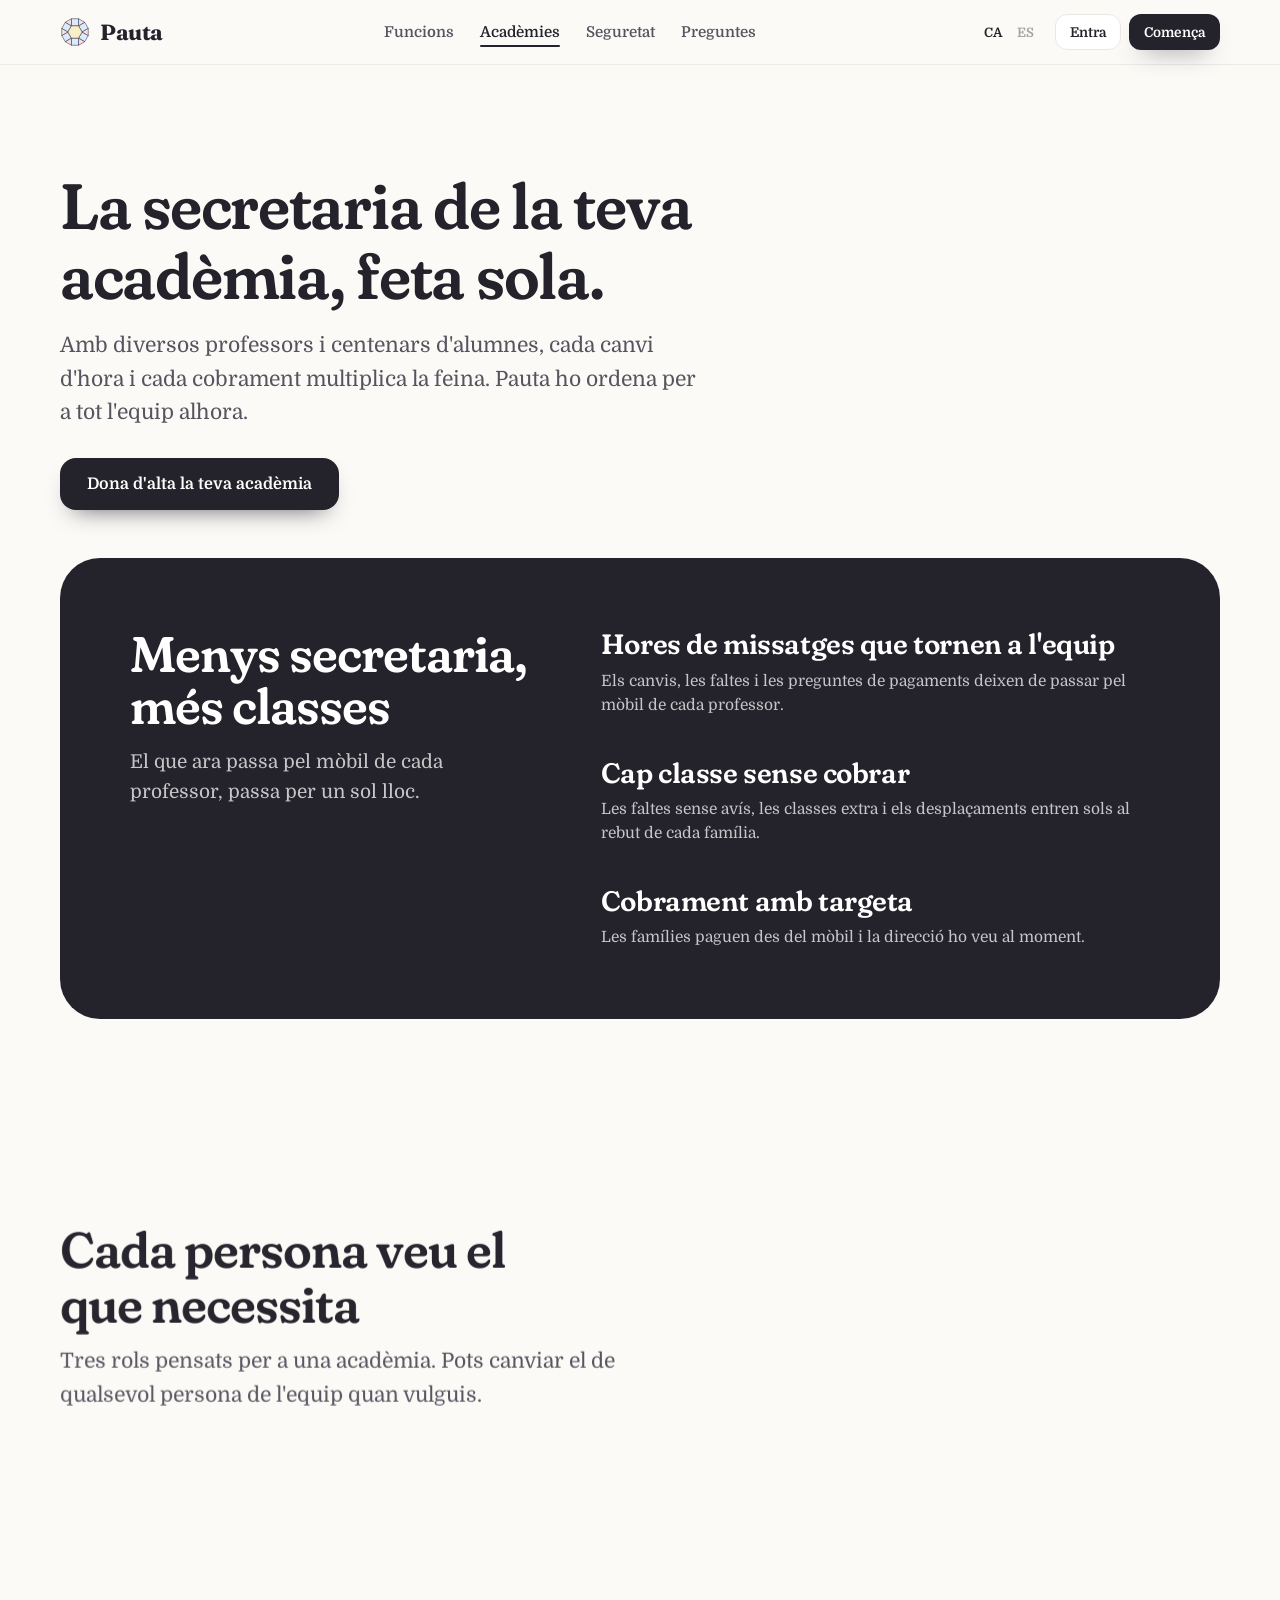
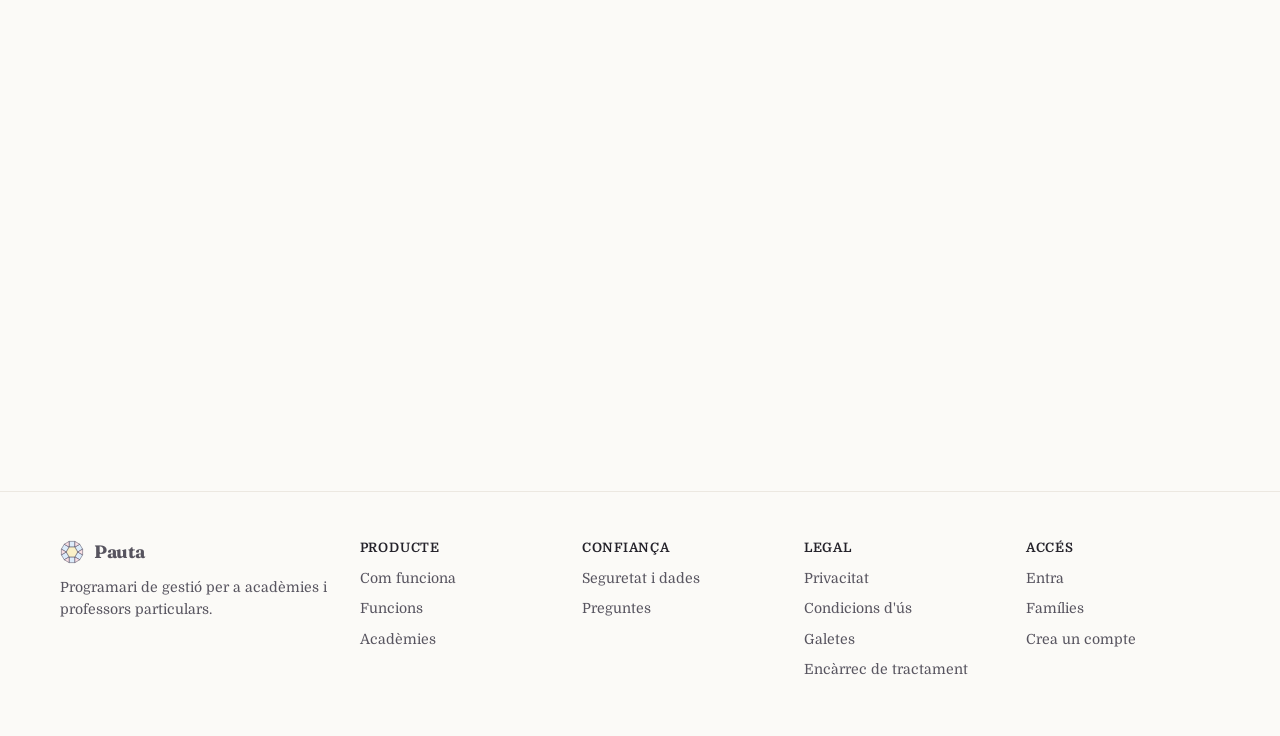
<file: academies.html>
<!doctype html>
<html lang="ca">
<head>
  <meta charset="utf-8">
  <meta name="viewport" content="width=device-width, initial-scale=1, viewport-fit=cover">
  <meta name="theme-color" content="#FBFAF7">
  <title>Per a acadèmies · Pauta</title>
  <meta name="description" content="Pauta per a acadèmies: un equip de tutors, centenars d'alumnes i tots els cobraments ordenats. Rols i permisos, importació des d'Excel i pagament amb targeta.">
  <link rel="icon" href="icon.svg" type="image/svg+xml">
  <link rel="stylesheet" href="site.css">
</head>
<body data-title-es="Para academias · Pauta" data-desc-es="Pauta para academias: un equipo de tutores, cientos de alumnos y todos los cobros ordenados. Roles y permisos, importación desde Excel y pago con tarjeta.">
  <main>
    <section class="phero">
      <div class="wrap">
        <h1 class="rv" data-es="La secretaría de tu academia, hecha sola.">La secretaria de la teva acadèmia, feta sola.</h1>
        <p class="lead rv" data-es="Con varios profesores y cientos de alumnos, cada cambio de hora y cada cobro multiplica el trabajo. Pauta lo ordena para todo el equipo a la vez.">Amb diversos professors i centenars d'alumnes, cada canvi d'hora i cada cobrament multiplica la feina. Pauta ho ordena per a tot l'equip alhora.</p>
        <div class="row rv"><a class="btn prim" href="https://pauta-apt.pages.dev/app?onboarding" data-es="Da de alta tu academia">Dona d'alta la teva acadèmia</a></div>
      </div>
    </section>

    <section style="padding-top:0">
      <div class="wrap">
        <article class="chap dark rv" style="--c:var(--man);--ci:var(--man-i)">
          <div class="head"><h2 data-es="Menos secretaría, más clases">Menys secretaria, més classes</h2><p data-es="Lo que ahora pasa por el móvil de cada profesor, pasa por un solo lugar.">El que ara passa pel mòbil de cada professor, passa per un sol lloc.</p></div>
          <div class="list big">
            <div class="it"><b data-es="Horas de mensajes que vuelven al equipo">Hores de missatges que tornen a l'equip</b><p data-es="Los cambios, las faltas y las preguntas de pagos dejan de pasar por el móvil de cada profesor.">Els canvis, les faltes i les preguntes de pagaments deixen de passar pel mòbil de cada professor.</p></div>
            <div class="it"><b data-es="Ninguna clase sin cobrar">Cap classe sense cobrar</b><p data-es="Las faltas sin aviso, las clases extra y los desplazamientos entran solos en el recibo de cada familia.">Les faltes sense avís, les classes extra i els desplaçaments entren sols al rebut de cada família.</p></div>
            <div class="it"><b data-es="Cobro con tarjeta">Cobrament amb targeta</b><p data-es="Las familias pagan desde el móvil y la dirección lo ve al momento.">Les famílies paguen des del mòbil i la direcció ho veu al moment.</p></div>
          </div>
        </article>
      </div>
    </section>

    <section style="padding-top:clamp(32px, 5vw, 64px)">
      <div class="wrap">
        <div class="rv" style="max-width:720px"><h2 style="margin:14px 0 12px;font-size:clamp(32px,4vw,50px)" data-es="Cada persona ve lo que necesita">Cada persona veu el que necessita</h2><p class="lead" data-es="Tres roles pensados para una academia. Puedes cambiar el de cualquier persona del equipo cuando quieras.">Tres rols pensats per a una acadèmia. Pots canviar el de qualsevol persona de l'equip quan vulguis.</p></div>
        <div class="tablewrap rv" style="margin-top:36px">
          <table class="roles">
            <thead><tr><th></th><th data-es="Propietario">Propietari</th><th data-es="Administración">Administració</th><th data-es="Tutor">Tutor</th></tr></thead>
            <tbody>
              <tr><td data-es="Sus clases y sus alumnos">Les seves classes i els seus alumnes</td><td class="y"><i aria-label="Sí">✓</i></td><td class="y"><i aria-label="Sí">✓</i></td><td class="y"><i aria-label="Sí">✓</i></td></tr>
              <tr><td data-es="Marcar asistencia, notas y deberes">Marcar assistència, notes i deures</td><td class="y"><i aria-label="Sí">✓</i></td><td class="y"><i aria-label="Sí">✓</i></td><td class="y"><i aria-label="Sí">✓</i></td></tr>
              <tr><td data-es="Todas las clases de la academia">Totes les classes de l'acadèmia</td><td class="y"><i aria-label="Sí">✓</i></td><td class="y"><i aria-label="Sí">✓</i></td><td class="n"><i aria-label="No">—</i></td></tr>
              <tr><td data-es="Recibos, cobros y precios">Rebuts, cobraments i preus</td><td class="y"><i aria-label="Sí">✓</i></td><td class="y"><i aria-label="Sí">✓</i></td><td class="n"><i aria-label="No">—</i></td></tr>
              <tr><td data-es="Equipo, configuración y datos">Equip, configuració i dades</td><td class="y"><i aria-label="Sí">✓</i></td><td class="y"><i aria-label="Sí">✓</i></td><td class="n"><i aria-label="No">—</i></td></tr>
            </tbody>
          </table>
        </div>
      </div>
    </section>

    <section style="padding-top:0">
      <div class="wrap">
        <article class="chap rv" style="--c:var(--cel);--ci:var(--cel-i)">
          <div class="head"><h2 data-es="Pensado para cientos de alumnos">Pensat per a centenars d'alumnes</h2><p data-es="Lo que en una hoja de cálculo se vuelve imposible, en Pauta se busca, se filtra y se ordena solo.">El que en un full de càlcul es torna impossible, a Pauta es cerca, es filtra i s'ordena sol.</p></div>
          <div class="list">
            <div class="it key"><b data-es="Encuentra cualquier familia en un segundo">Troba qualsevol família en un segon</b><p data-es="Por nombre de la familia, del alumno o por correo, entre cientos de fichas.">Per nom de la família, de l'alumne o pel correu, entre centenars de fitxes.</p></div>
            <div class="it"><b data-es="Filtro por tutor">Filtre per tutor</b><p data-es="Las familias y las clases de cada profesor, por separado.">Les famílies i les classes de cada professor, per separat.</p></div>
            <div class="it"><b data-es="Carga por tutor">Càrrega per tutor</b><p data-es="Cuántas clases y alumnos lleva cada uno.">Quantes classes i alumnes porta cadascú.</p></div>
            <div class="it"><b data-es="Intensivos para todos">Intensius per a tothom</b><p data-es="Un solo aviso a todas las familias, y las plazas se aprueban desde un solo lugar.">Un sol avís a totes les famílies, i les places s'aproven des d'un sol lloc.</p></div>
          </div>
        </article>
      </div>
    </section>

    <section style="padding-top:clamp(32px, 5vw, 64px)">
      <div class="wrap">
        <div class="rv"><h2 style="margin-top:14px;font-size:clamp(32px,4vw,50px)" data-es="En una tarde, funcionando">En una tarda, funcionant</h2></div>
        <div class="steps3">
          <div class="rv" style="--ci:var(--lav-i)"><h3 data-es="Importa los alumnos">Importa els alumnes</h3><p data-es="Desde tu Excel o Google Sheets. Pauta revisa cada fila antes de crear nada.">Des del teu Excel o Google Sheets. Pauta revisa cada fila abans de crear res.</p></div>
          <div class="rv" style="--ci:var(--men-i)"><h3 data-es="Añade a los tutores">Afegeix els tutors</h3><p data-es="Cada uno recibe su acceso. Le asignas sus clases y su color.">Cadascun rep el seu accés. Li assignes les seves classes i el seu color.</p></div>
          <div class="rv" style="--ci:var(--pre-i)"><h3 data-es="Invita a las familias">Convida les famílies</h3><p data-es="Con un enlace, sin contraseñas. Desde ese día, los cambios y los pagos pasan por Pauta.">Amb un enllaç, sense contrasenyes. Des d'aquell dia, els canvis i els pagaments passen per Pauta.</p></div>
        </div>
      </div>
    </section>

    <section>
      <div class="wrap"><div class="cta rv">
        <h2 data-es="Pon tu academia en Pauta">Posa la teva acadèmia a Pauta</h2>
        <p class="lead" data-es="Da de alta la academia, invita a tus tutores e importa los alumnos desde una hoja de cálculo.">Dona d'alta l'acadèmia, convida els teus tutors i importa els alumnes des d'un full de càlcul.</p>
        <div class="row"><a class="btn prim" href="https://pauta-apt.pages.dev/app?onboarding" data-es="Da de alta tu academia">Dona d'alta la teva acadèmia</a></div>
      </div></div>
    </section>
  </main>
  <script src="site.js"></script>
</body>
</html>
</file>
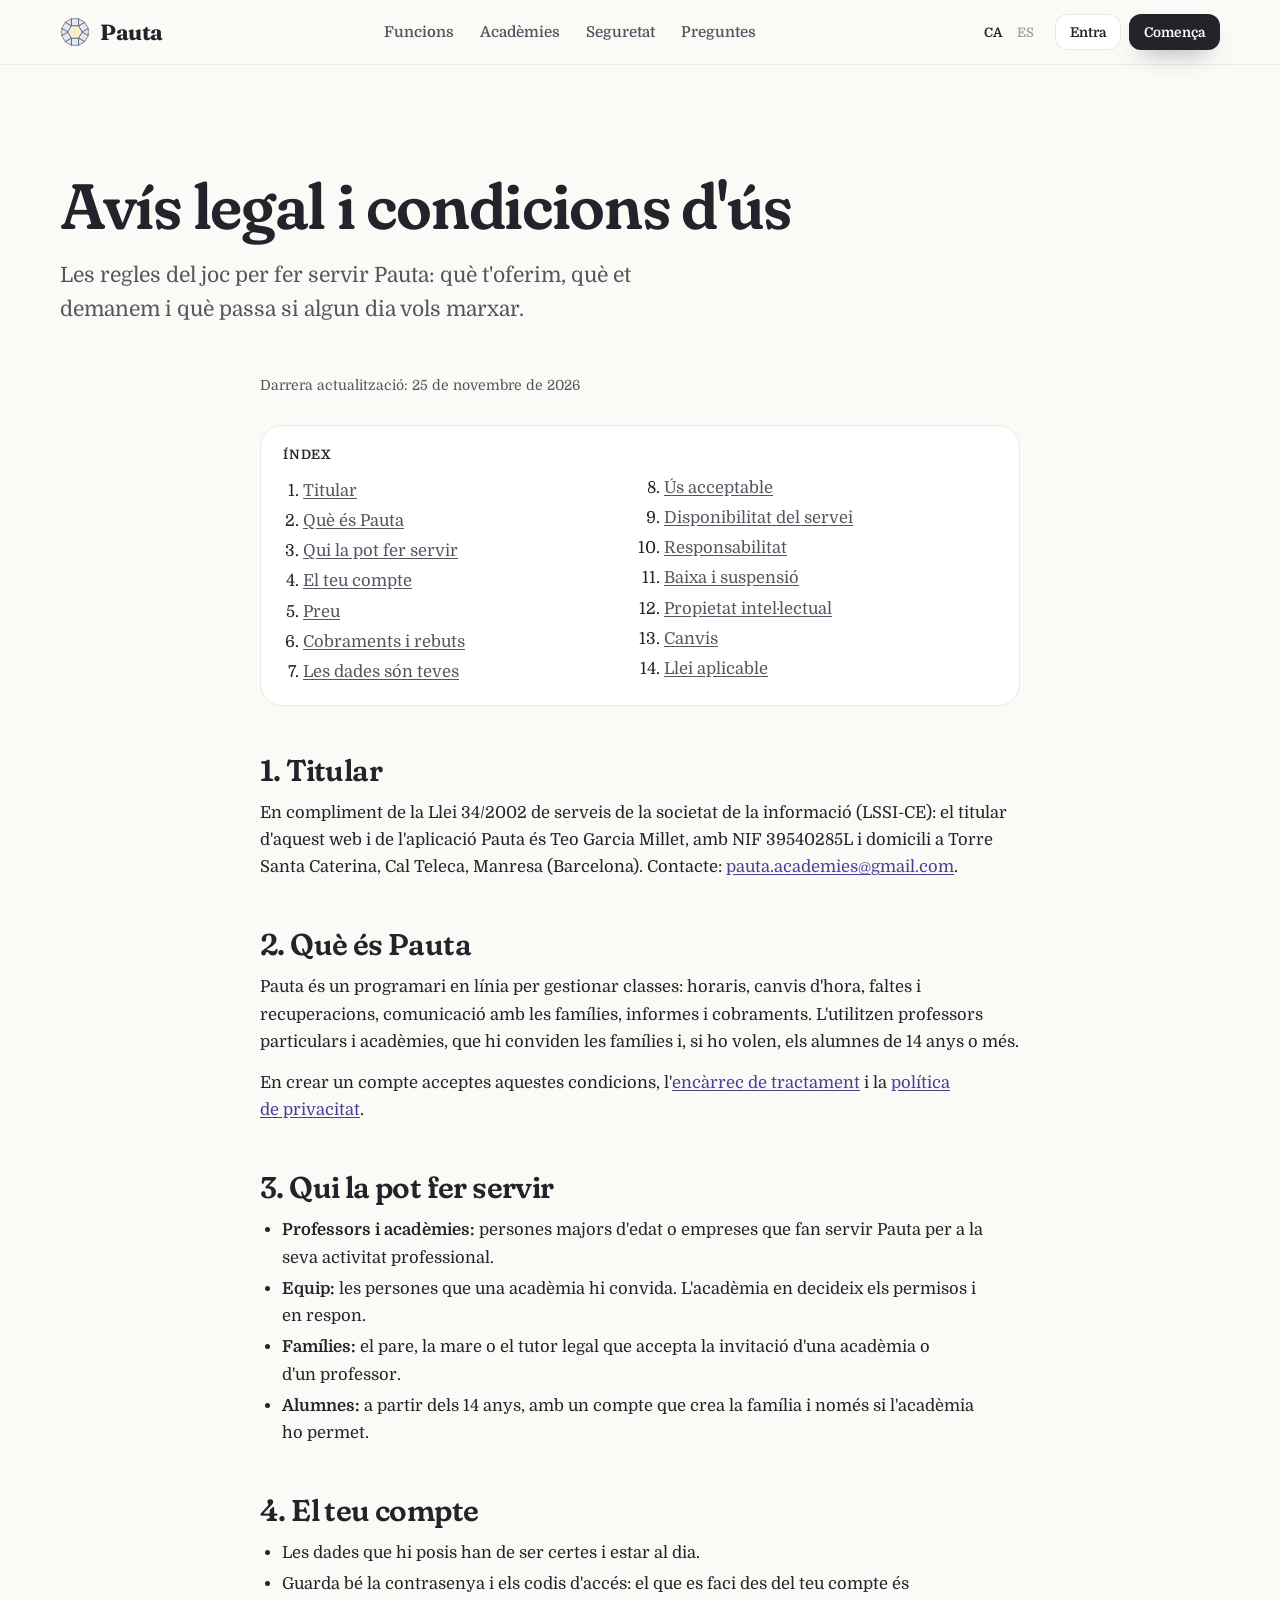
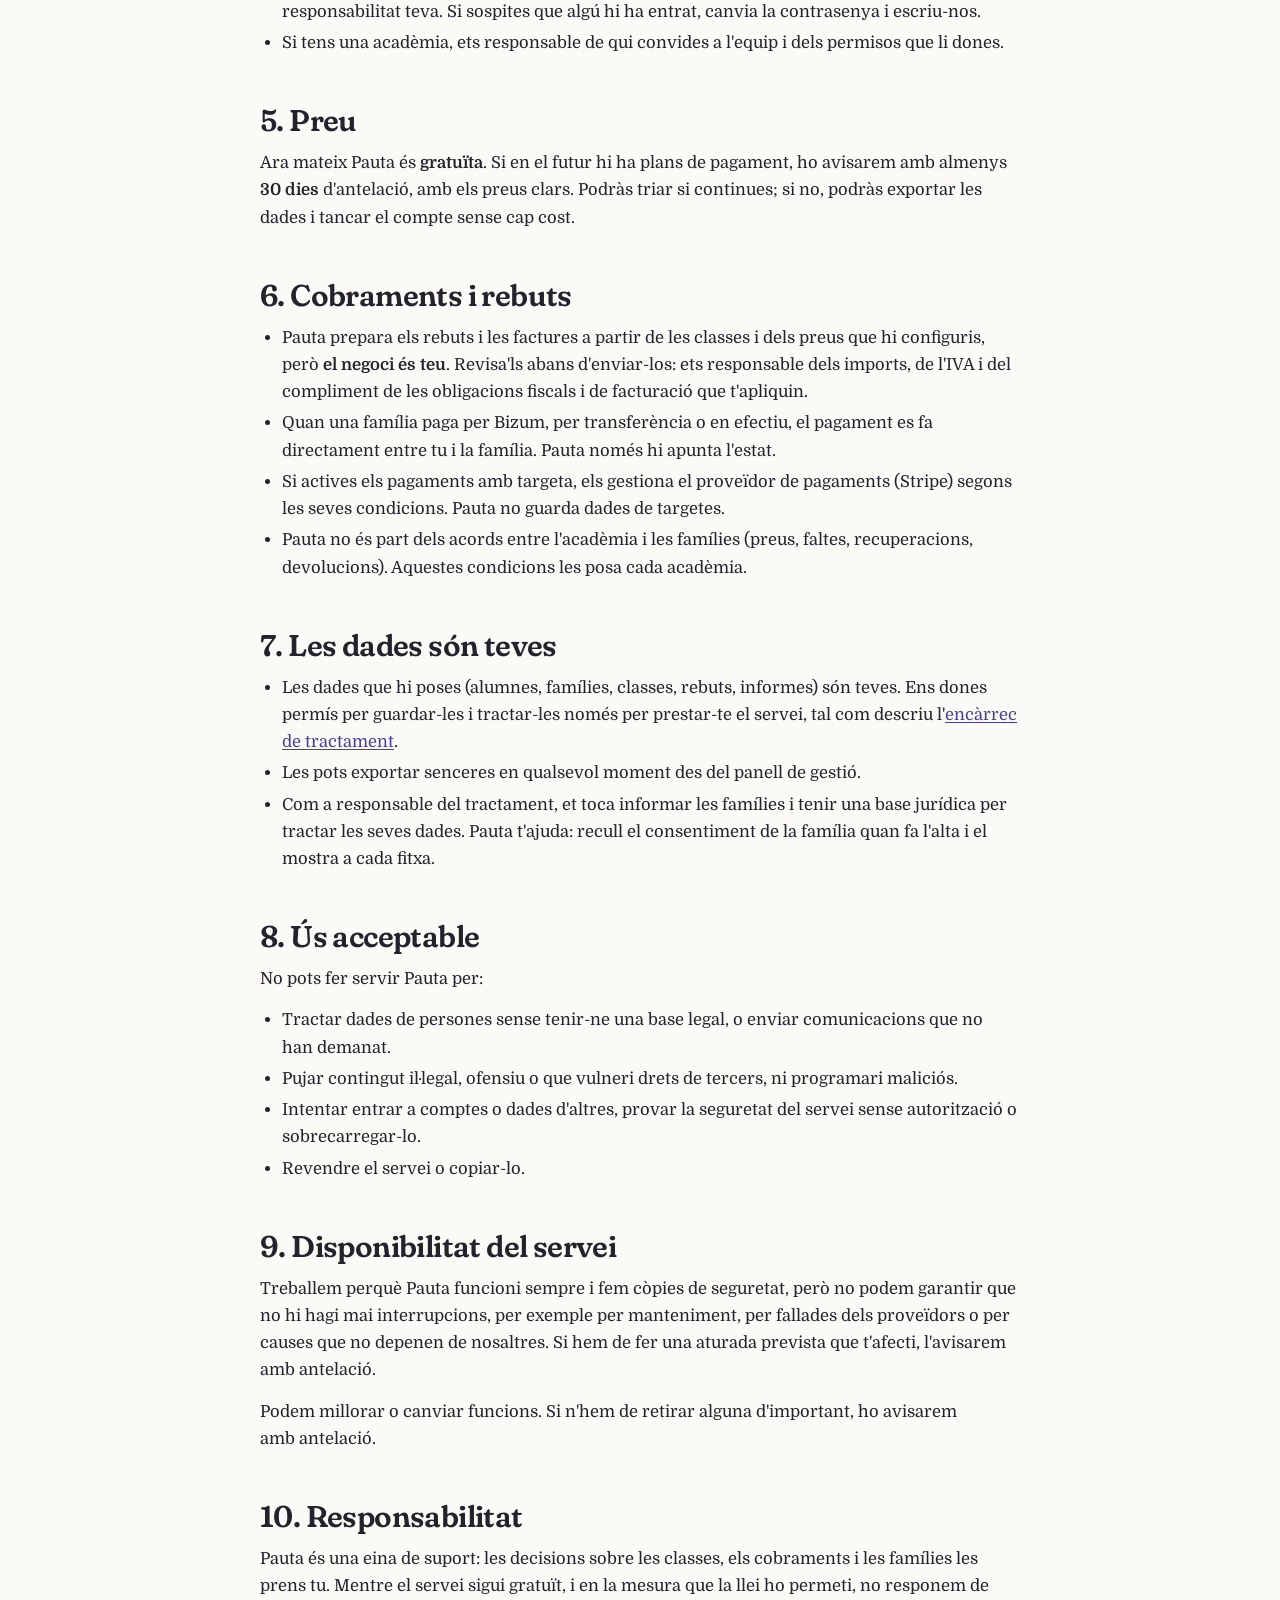
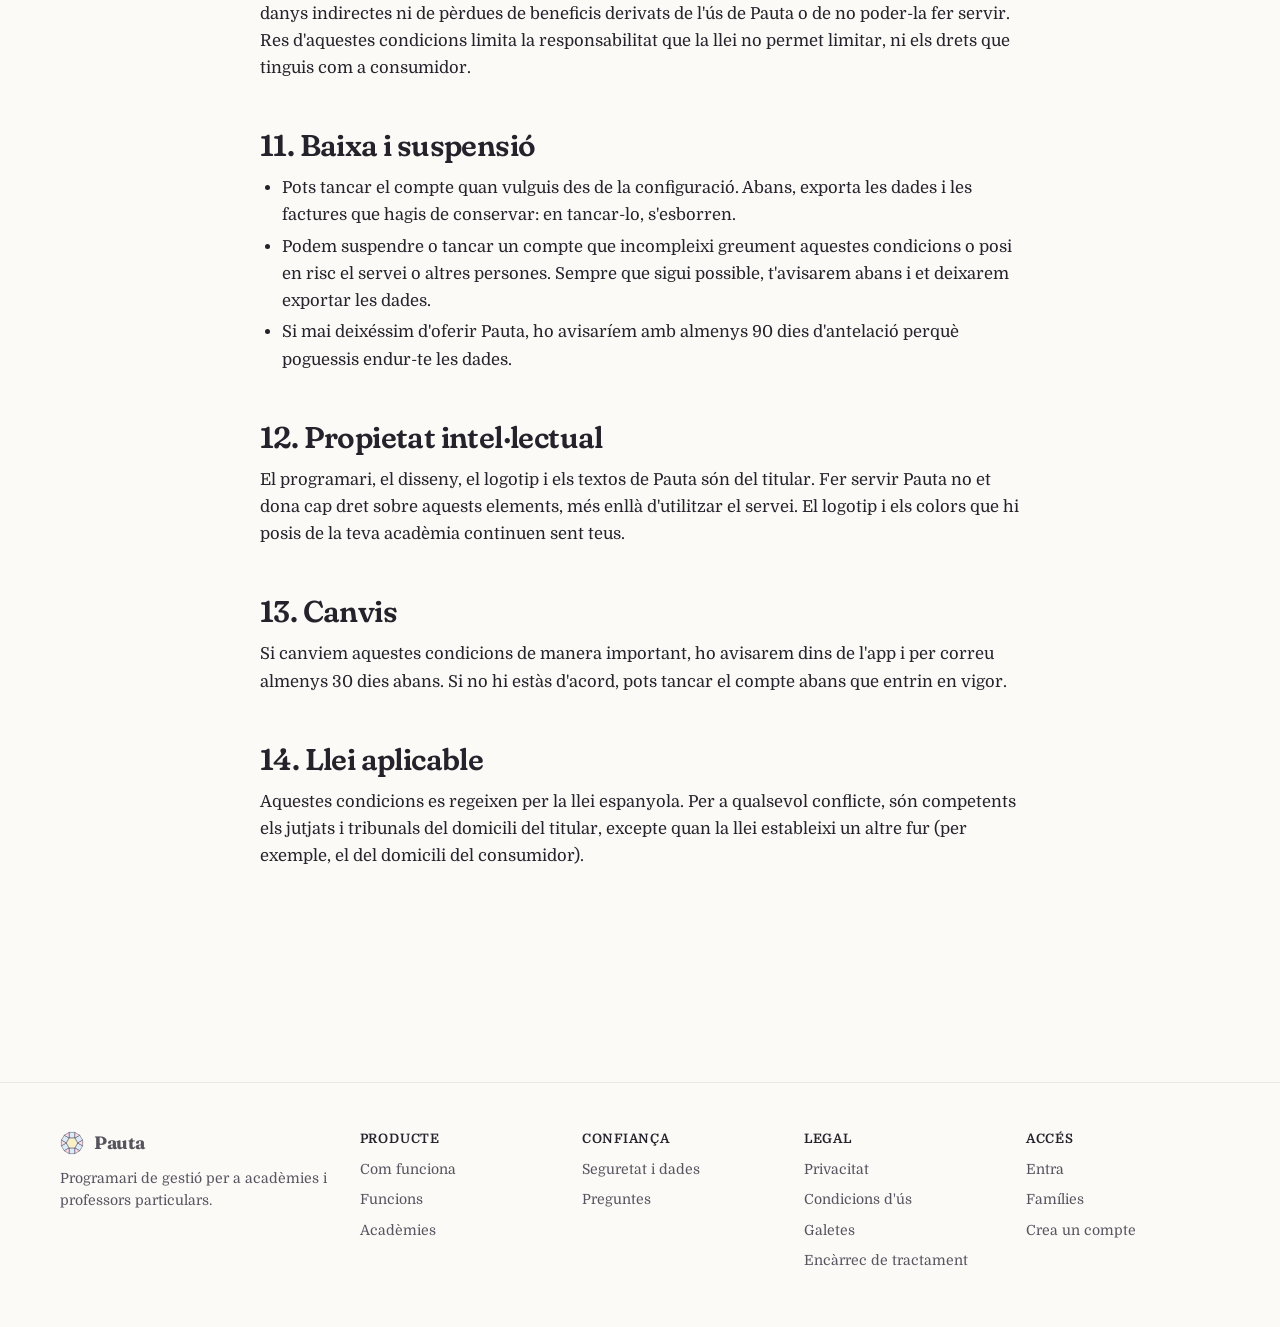
<file: condicions.html>
<!doctype html>
<html lang="ca">
<head>
  <meta charset="utf-8">
  <meta name="viewport" content="width=device-width, initial-scale=1, viewport-fit=cover">
  <meta name="theme-color" content="#FBFAF7">
  <title>Condicions d'ús · Pauta</title>
  <meta name="description" content="Avís legal i condicions d'ús de Pauta, el programari de gestió per a acadèmies i professors particulars.">
  <link rel="icon" href="icon.svg" type="image/svg+xml">
  <link rel="stylesheet" href="site.css">
</head>
<body data-title-es="Condiciones de uso · Pauta" data-desc-es="Aviso legal y condiciones de uso de Pauta, el software de gestión para academias y profesores particulares.">
  <main>
    <section class="phero">
      <div class="wrap">
        <h1 data-es="Aviso legal y condiciones de uso">Avís legal i condicions d'ús</h1>
        <p class="lead" data-es="Las reglas del juego para usar Pauta: qué te ofrecemos, qué te pedimos y qué pasa si algún día quieres irte.">Les regles del joc per fer servir Pauta: què t'oferim, què et demanem i què passa si algun dia vols marxar.</p>
      </div>
    </section>
    <section style="padding-top:0">
      <div class="wrap legal" data-lang="ca">
        <p class="updated">Darrera actualització: 25 de novembre de 2026</p>
        <nav class="toc" aria-label="Índex"><b>Índex</b><ol>
          <li><a href="#titular">Titular</a></li>
          <li><a href="#objecte">Què és Pauta</a></li>
          <li><a href="#qui">Qui la pot fer servir</a></li>
          <li><a href="#compte">El teu compte</a></li>
          <li><a href="#preu">Preu</a></li>
          <li><a href="#cobraments">Cobraments i rebuts</a></li>
          <li><a href="#dades">Les dades són teves</a></li>
          <li><a href="#us">Ús acceptable</a></li>
          <li><a href="#servei">Disponibilitat del servei</a></li>
          <li><a href="#responsabilitat">Responsabilitat</a></li>
          <li><a href="#baixa">Baixa i suspensió</a></li>
          <li><a href="#pi">Propietat intel·lectual</a></li>
          <li><a href="#canvis">Canvis</a></li>
          <li><a href="#llei">Llei aplicable</a></li>
        </ol></nav>

        <h2 id="titular">1. Titular</h2>
        <p>En compliment de la Llei 34/2002 de serveis de la societat de la informació (LSSI-CE): el titular d'aquest web i de l'aplicació Pauta és <span data-legal="titular"></span>, amb NIF <span data-legal="nif"></span> i domicili a <span data-legal="adreca"></span>. Contacte: <a data-legal="correu" href="#"></a>.</p>
        <p data-legal-opt><span data-legal="registre"></span></p>

        <h2 id="objecte">2. Què és Pauta</h2>
        <p>Pauta és un programari en línia per gestionar classes: horaris, canvis d'hora, faltes i recuperacions, comunicació amb les famílies, informes i cobraments. L'utilitzen professors particulars i acadèmies, que hi conviden les famílies i, si ho volen, els alumnes de 14 anys o més.</p>
        <p>En crear un compte acceptes aquestes condicions, l'<a href="encarrec">encàrrec de tractament</a> i la <a href="privacitat">política de privacitat</a>.</p>

        <h2 id="qui">3. Qui la pot fer servir</h2>
        <ul>
          <li><b>Professors i acadèmies:</b> persones majors d'edat o empreses que fan servir Pauta per a la seva activitat professional.</li>
          <li><b>Equip:</b> les persones que una acadèmia hi convida. L'acadèmia en decideix els permisos i en respon.</li>
          <li><b>Famílies:</b> el pare, la mare o el tutor legal que accepta la invitació d'una acadèmia o d'un professor.</li>
          <li><b>Alumnes:</b> a partir dels 14 anys, amb un compte que crea la família i només si l'acadèmia ho permet.</li>
        </ul>

        <h2 id="compte">4. El teu compte</h2>
        <ul>
          <li>Les dades que hi posis han de ser certes i estar al dia.</li>
          <li>Guarda bé la contrasenya i els codis d'accés: el que es faci des del teu compte és responsabilitat teva. Si sospites que algú hi ha entrat, canvia la contrasenya i escriu-nos.</li>
          <li>Si tens una acadèmia, ets responsable de qui convides a l'equip i dels permisos que li dones.</li>
        </ul>

        <h2 id="preu">5. Preu</h2>
        <p>Ara mateix Pauta és <b>gratuïta</b>. Si en el futur hi ha plans de pagament, ho avisarem amb almenys <b>30 dies</b> d'antelació, amb els preus clars. Podràs triar si continues; si no, podràs exportar les dades i tancar el compte sense cap cost.</p>

        <h2 id="cobraments">6. Cobraments i rebuts</h2>
        <ul>
          <li>Pauta prepara els rebuts i les factures a partir de les classes i dels preus que hi configuris, però <b>el negoci és teu</b>. Revisa'ls abans d'enviar-los: ets responsable dels imports, de l'IVA i del compliment de les obligacions fiscals i de facturació que t'apliquin.</li>
          <li>Quan una família paga per Bizum, per transferència o en efectiu, el pagament es fa directament entre tu i la família. Pauta només hi apunta l'estat.</li>
          <li>Si actives els pagaments amb targeta, els gestiona el proveïdor de pagaments (Stripe) segons les seves condicions. Pauta no guarda dades de targetes.</li>
          <li>Pauta no és part dels acords entre l'acadèmia i les famílies (preus, faltes, recuperacions, devolucions). Aquestes condicions les posa cada acadèmia.</li>
        </ul>

        <h2 id="dades">7. Les dades són teves</h2>
        <ul>
          <li>Les dades que hi poses (alumnes, famílies, classes, rebuts, informes) són teves. Ens dones permís per guardar-les i tractar-les només per prestar-te el servei, tal com descriu l'<a href="encarrec">encàrrec de tractament</a>.</li>
          <li>Les pots exportar senceres en qualsevol moment des del panell de gestió.</li>
          <li>Com a responsable del tractament, et toca informar les famílies i tenir una base jurídica per tractar les seves dades. Pauta t'ajuda: recull el consentiment de la família quan fa l'alta i el mostra a cada fitxa.</li>
        </ul>

        <h2 id="us">8. Ús acceptable</h2>
        <p>No pots fer servir Pauta per:</p>
        <ul>
          <li>Tractar dades de persones sense tenir-ne una base legal, o enviar comunicacions que no han demanat.</li>
          <li>Pujar contingut il·legal, ofensiu o que vulneri drets de tercers, ni programari maliciós.</li>
          <li>Intentar entrar a comptes o dades d'altres, provar la seguretat del servei sense autorització o sobrecarregar-lo.</li>
          <li>Revendre el servei o copiar-lo.</li>
        </ul>

        <h2 id="servei">9. Disponibilitat del servei</h2>
        <p>Treballem perquè Pauta funcioni sempre i fem còpies de seguretat, però no podem garantir que no hi hagi mai interrupcions, per exemple per manteniment, per fallades dels proveïdors o per causes que no depenen de nosaltres. Si hem de fer una aturada prevista que t'afecti, l'avisarem amb antelació.</p>
        <p>Podem millorar o canviar funcions. Si n'hem de retirar alguna d'important, ho avisarem amb antelació.</p>

        <h2 id="responsabilitat">10. Responsabilitat</h2>
        <p>Pauta és una eina de suport: les decisions sobre les classes, els cobraments i les famílies les prens tu. Mentre el servei sigui gratuït, i en la mesura que la llei ho permeti, no responem de danys indirectes ni de pèrdues de beneficis derivats de l'ús de Pauta o de no poder-la fer servir. Res d'aquestes condicions limita la responsabilitat que la llei no permet limitar, ni els drets que tinguis com a consumidor.</p>

        <h2 id="baixa">11. Baixa i suspensió</h2>
        <ul>
          <li>Pots tancar el compte quan vulguis des de la configuració. Abans, exporta les dades i les factures que hagis de conservar: en tancar-lo, s'esborren.</li>
          <li>Podem suspendre o tancar un compte que incompleixi greument aquestes condicions o posi en risc el servei o altres persones. Sempre que sigui possible, t'avisarem abans i et deixarem exportar les dades.</li>
          <li>Si mai deixéssim d'oferir Pauta, ho avisaríem amb almenys 90 dies d'antelació perquè poguessis endur-te les dades.</li>
        </ul>

        <h2 id="pi">12. Propietat intel·lectual</h2>
        <p>El programari, el disseny, el logotip i els textos de Pauta són del titular. Fer servir Pauta no et dona cap dret sobre aquests elements, més enllà d'utilitzar el servei. El logotip i els colors que hi posis de la teva acadèmia continuen sent teus.</p>

        <h2 id="canvis">13. Canvis</h2>
        <p>Si canviem aquestes condicions de manera important, ho avisarem dins de l'app i per correu almenys 30 dies abans. Si no hi estàs d'acord, pots tancar el compte abans que entrin en vigor.</p>

        <h2 id="llei">14. Llei aplicable</h2>
        <p>Aquestes condicions es regeixen per la llei espanyola. Per a qualsevol conflicte, són competents els jutjats i tribunals del domicili del titular, excepte quan la llei estableixi un altre fur (per exemple, el del domicili del consumidor).</p>
      </div>
      <div class="wrap legal" data-lang="es" hidden>
        <p class="updated">Última actualización: 25 de noviembre de 2026</p>
        <nav class="toc" aria-label="Índice"><b>Índice</b><ol>
          <li><a href="#es-titular">Titular</a></li>
          <li><a href="#es-objecte">Qué es Pauta</a></li>
          <li><a href="#es-qui">Quién puede usarla</a></li>
          <li><a href="#es-compte">Tu cuenta</a></li>
          <li><a href="#es-preu">Precio</a></li>
          <li><a href="#es-cobraments">Cobros y recibos</a></li>
          <li><a href="#es-dades">Los datos son tuyos</a></li>
          <li><a href="#es-us">Uso aceptable</a></li>
          <li><a href="#es-servei">Disponibilidad del servicio</a></li>
          <li><a href="#es-responsabilitat">Responsabilidad</a></li>
          <li><a href="#es-baixa">Baja y suspensión</a></li>
          <li><a href="#es-pi">Propiedad intelectual</a></li>
          <li><a href="#es-canvis">Cambios</a></li>
          <li><a href="#es-llei">Ley aplicable</a></li>
        </ol></nav>

        <h2 id="es-titular">1. Titular</h2>
        <p>En cumplimiento de la Ley 34/2002 de servicios de la sociedad de la información (LSSI-CE): el titular de esta web y de la aplicación Pauta es <span data-legal="titular"></span>, con NIF <span data-legal="nif"></span> y domicilio en <span data-legal="adreca"></span>. Contacto: <a data-legal="correu" href="#"></a>.</p>

        <h2 id="es-objecte">2. Qué es Pauta</h2>
        <p>Pauta es un software en línea para gestionar clases: horarios, cambios de hora, faltas y recuperaciones, comunicación con las familias, informes y cobros. Lo usan profesores particulares y academias, que invitan a las familias y, si quieren, a los alumnos de 14 años o más.</p>
        <p>Al crear una cuenta aceptas estas condiciones, el <a href="encarrec">encargo de tratamiento</a> y la <a href="privacitat">política de privacidad</a>.</p>

        <h2 id="es-qui">3. Quién puede usarla</h2>
        <ul>
          <li><b>Profesores y academias:</b> personas mayores de edad o empresas que usan Pauta para su actividad profesional.</li>
          <li><b>Equipo:</b> las personas que una academia invita. La academia decide sus permisos y responde de ellas.</li>
          <li><b>Familias:</b> el padre, la madre o el tutor legal que acepta la invitación de una academia o de un profesor.</li>
          <li><b>Alumnos:</b> a partir de los 14 años, con una cuenta que crea la familia y solo si la academia lo permite.</li>
        </ul>

        <h2 id="es-compte">4. Tu cuenta</h2>
        <ul>
          <li>Los datos que introduzcas deben ser ciertos y estar al día.</li>
          <li>Guarda bien la contraseña y los códigos de acceso: lo que se haga desde tu cuenta es responsabilidad tuya. Si sospechas que alguien ha entrado, cambia la contraseña y escríbenos.</li>
          <li>Si tienes una academia, eres responsable de a quién invitas al equipo y de los permisos que le das.</li>
        </ul>

        <h2 id="es-preu">5. Precio</h2>
        <p>Ahora mismo Pauta es <b>gratuita</b>. Si en el futuro hay planes de pago, lo avisaremos con al menos <b>30 días</b> de antelación y con precios claros. Podrás elegir si continúas; si no, podrás exportar los datos y cerrar la cuenta sin ningún coste.</p>

        <h2 id="es-cobraments">6. Cobros y recibos</h2>
        <ul>
          <li>Pauta prepara los recibos y las facturas a partir de las clases y de los precios que configures, pero <b>el negocio es tuyo</b>. Revísalos antes de enviarlos: eres responsable de los importes, del IVA y del cumplimiento de las obligaciones fiscales y de facturación que te apliquen.</li>
          <li>Cuando una familia paga por Bizum, por transferencia o en efectivo, el pago se hace directamente entre tú y la familia. Pauta solo anota el estado.</li>
          <li>Si activas los pagos con tarjeta, los gestiona el proveedor de pagos (Stripe) según sus condiciones. Pauta no guarda datos de tarjetas.</li>
          <li>Pauta no es parte de los acuerdos entre la academia y las familias (precios, faltas, recuperaciones, devoluciones). Estas condiciones las pone cada academia.</li>
        </ul>

        <h2 id="es-dades">7. Los datos son tuyos</h2>
        <ul>
          <li>Los datos que introduces (alumnos, familias, clases, recibos, informes) son tuyos. Nos das permiso para guardarlos y tratarlos solo para prestarte el servicio, tal como describe el <a href="encarrec">encargo de tratamiento</a>.</li>
          <li>Los puedes exportar completos en cualquier momento desde el panel de gestión.</li>
          <li>Como responsable del tratamiento, te corresponde informar a las familias y contar con una base jurídica para tratar sus datos. Pauta te ayuda: recoge el consentimiento de la familia al darse de alta y lo muestra en cada ficha.</li>
        </ul>

        <h2 id="es-us">8. Uso aceptable</h2>
        <p>No puedes usar Pauta para:</p>
        <ul>
          <li>Tratar datos de personas sin tener una base legal, o enviar comunicaciones que no han pedido.</li>
          <li>Subir contenido ilegal, ofensivo o que vulnere derechos de terceros, ni software malicioso.</li>
          <li>Intentar entrar en cuentas o datos de otros, probar la seguridad del servicio sin autorización o sobrecargarlo.</li>
          <li>Revender el servicio o copiarlo.</li>
        </ul>

        <h2 id="es-servei">9. Disponibilidad del servicio</h2>
        <p>Trabajamos para que Pauta funcione siempre y hacemos copias de seguridad, pero no podemos garantizar que nunca haya interrupciones, por ejemplo por mantenimiento, por fallos de los proveedores o por causas que no dependen de nosotros. Si tenemos que hacer una parada prevista que te afecte, la avisaremos con antelación.</p>
        <p>Podemos mejorar o cambiar funciones. Si tenemos que retirar alguna importante, lo avisaremos con antelación.</p>

        <h2 id="es-responsabilitat">10. Responsabilidad</h2>
        <p>Pauta es una herramienta de apoyo: las decisiones sobre las clases, los cobros y las familias las tomas tú. Mientras el servicio sea gratuito, y en la medida en que la ley lo permita, no respondemos de daños indirectos ni de pérdidas de beneficios derivados del uso de Pauta o de no poder usarla. Nada de estas condiciones limita la responsabilidad que la ley no permite limitar, ni los derechos que tengas como consumidor.</p>

        <h2 id="es-baixa">11. Baja y suspensión</h2>
        <ul>
          <li>Puedes cerrar la cuenta cuando quieras desde la configuración. Antes, exporta los datos y las facturas que debas conservar: al cerrarla, se borran.</li>
          <li>Podemos suspender o cerrar una cuenta que incumpla gravemente estas condiciones o ponga en riesgo el servicio o a otras personas. Siempre que sea posible, te avisaremos antes y te dejaremos exportar los datos.</li>
          <li>Si algún día dejáramos de ofrecer Pauta, lo avisaríamos con al menos 90 días de antelación para que pudieras llevarte los datos.</li>
        </ul>

        <h2 id="es-pi">12. Propiedad intelectual</h2>
        <p>El software, el diseño, el logotipo y los textos de Pauta son del titular. Usar Pauta no te da ningún derecho sobre estos elementos, más allá de utilizar el servicio. El logotipo y los colores de tu academia que introduzcas siguen siendo tuyos.</p>

        <h2 id="es-canvis">13. Cambios</h2>
        <p>Si cambiamos estas condiciones de forma importante, lo avisaremos dentro de la app y por correo al menos 30 días antes. Si no estás de acuerdo, puedes cerrar la cuenta antes de que entren en vigor.</p>

        <h2 id="es-llei">14. Ley aplicable</h2>
        <p>Estas condiciones se rigen por la ley española. Para cualquier conflicto, son competentes los juzgados y tribunales del domicilio del titular, salvo cuando la ley establezca otro fuero (por ejemplo, el del domicilio del consumidor).</p>
      </div>
    </section>
  </main>
  <script src="site.js"></script>
</body>
</html>
</file>
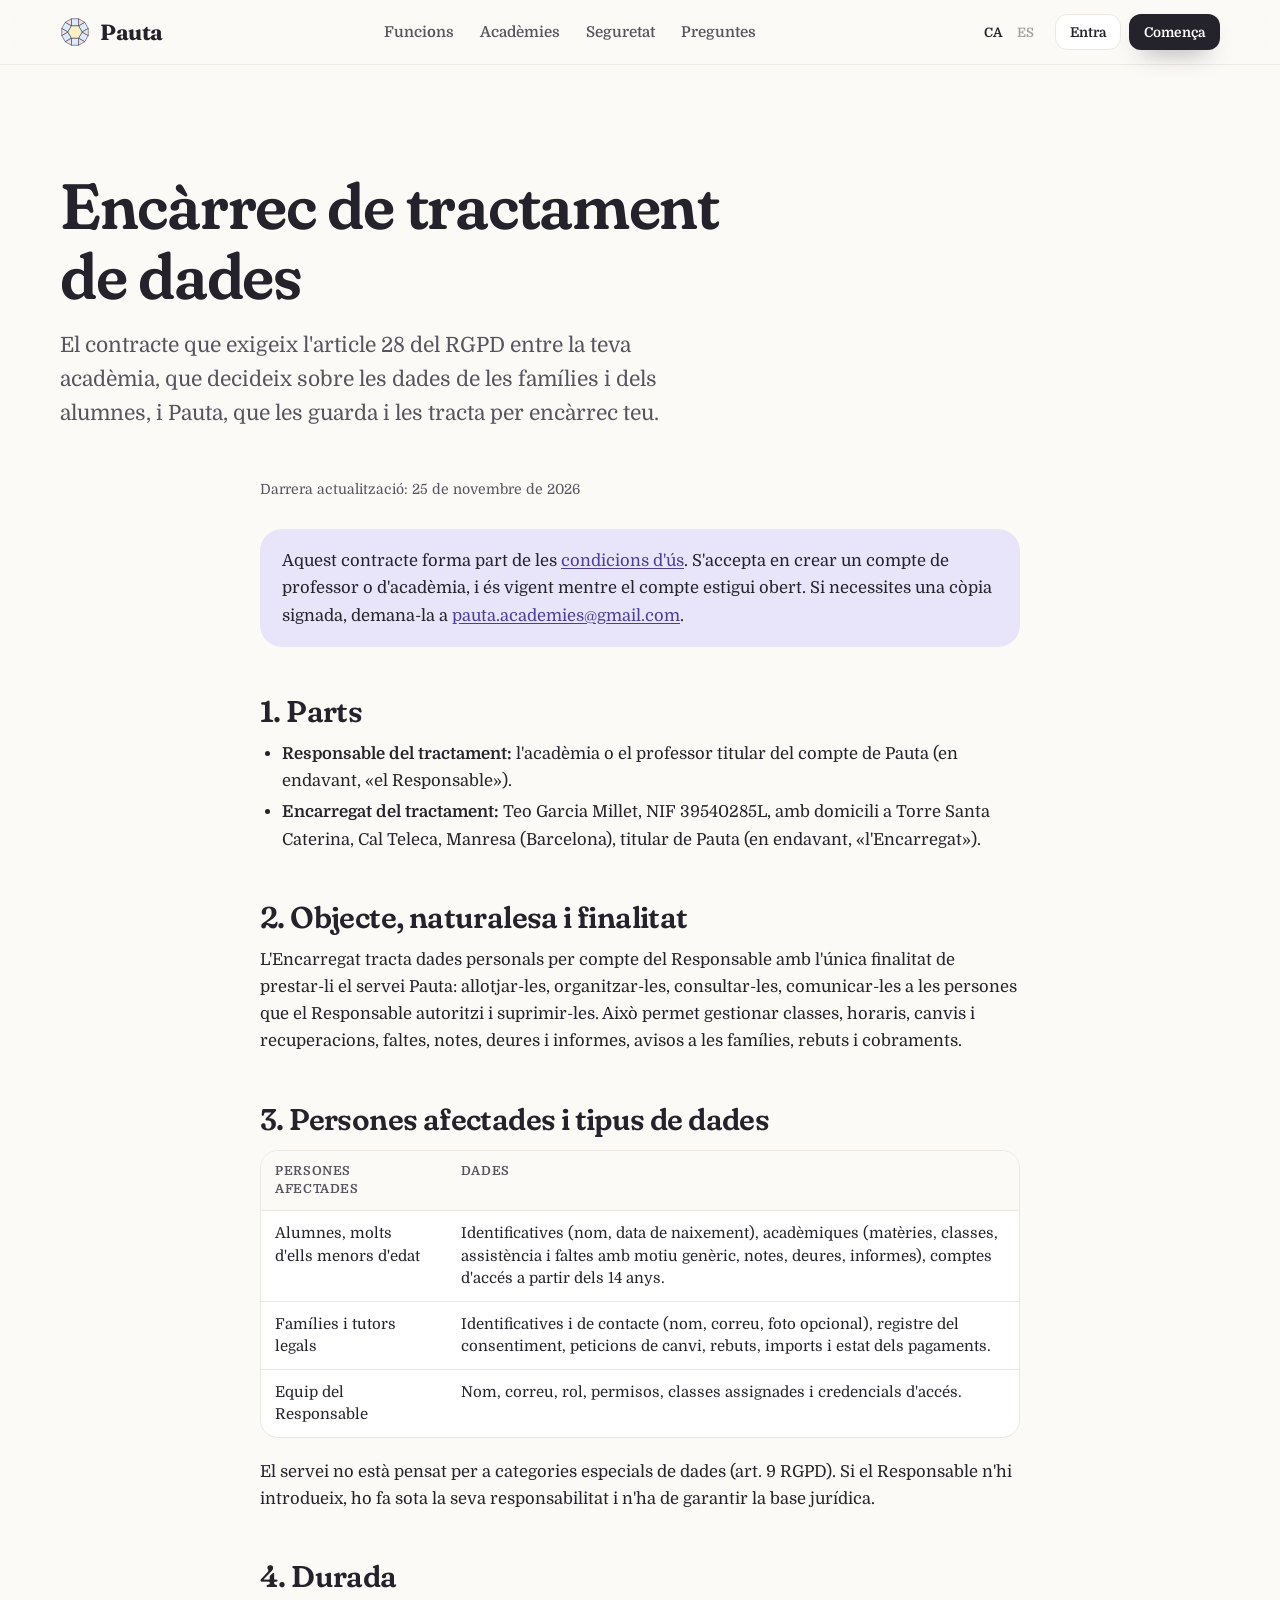
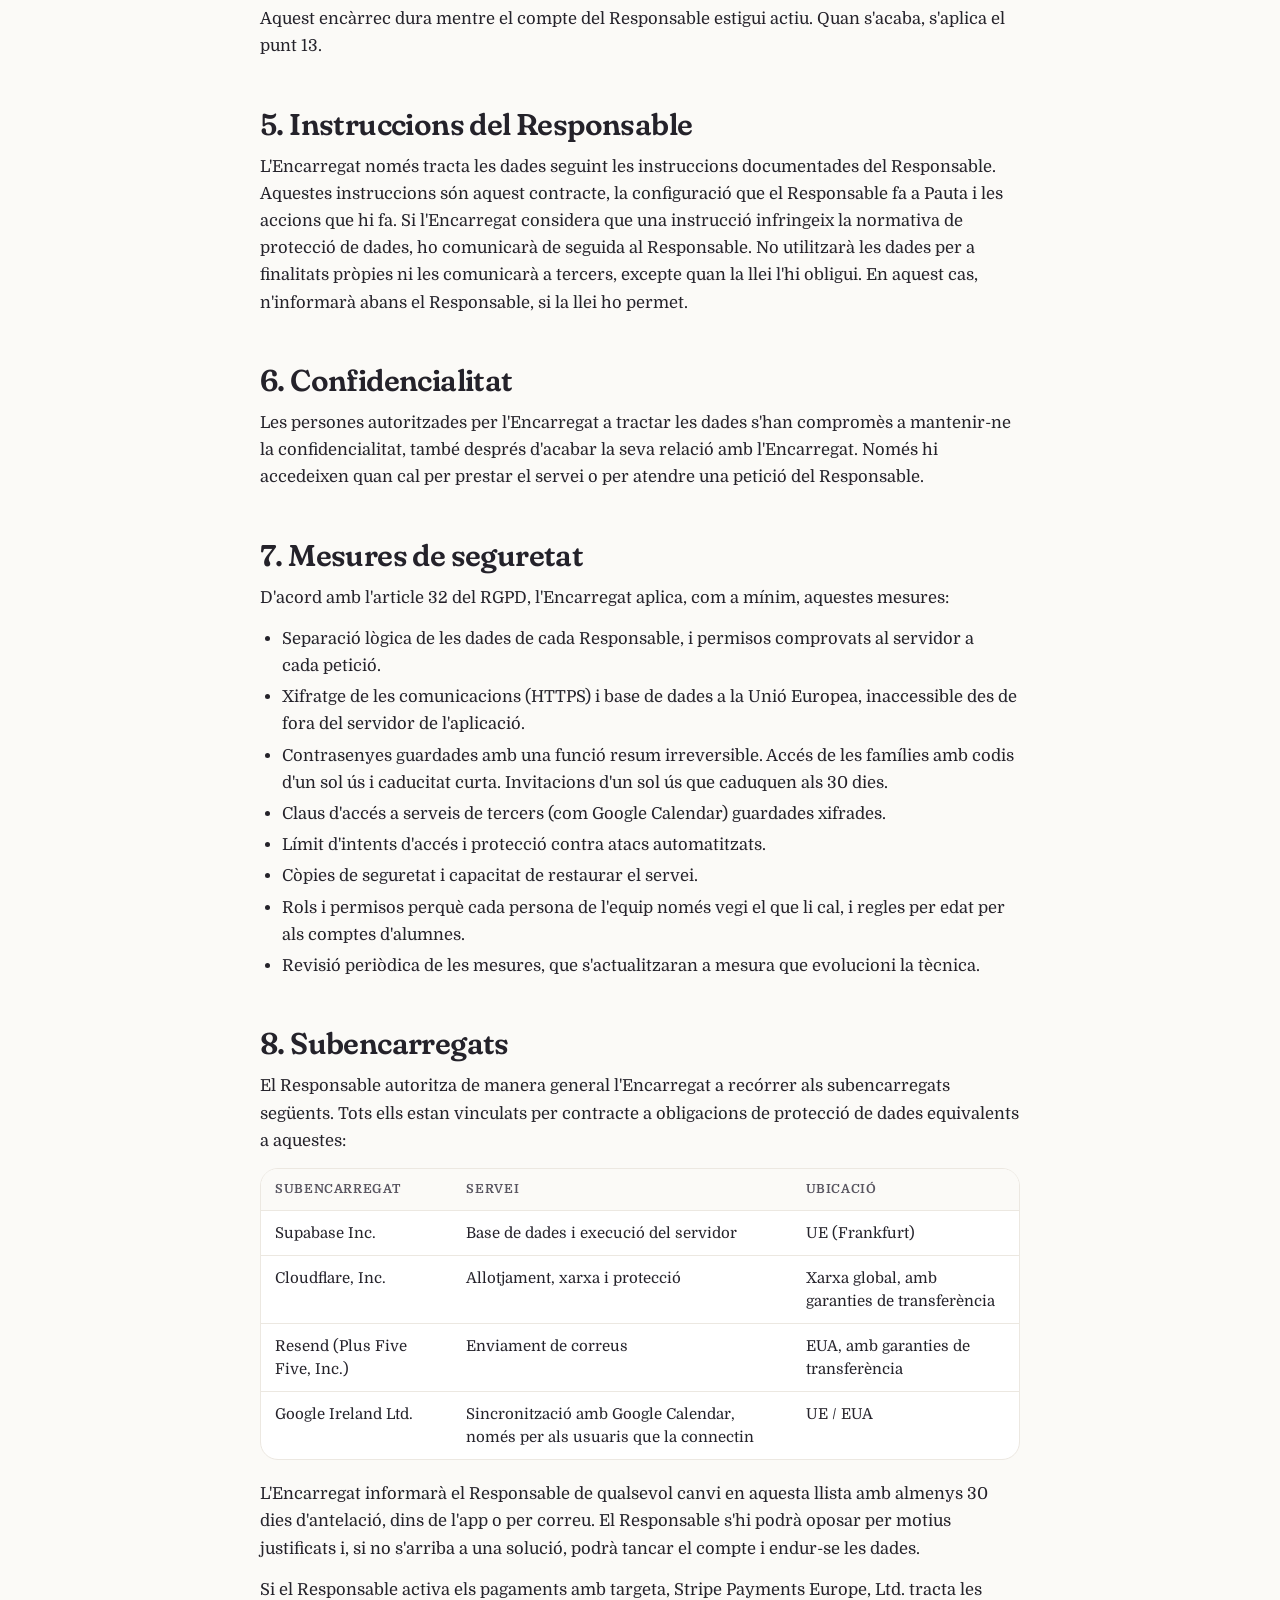
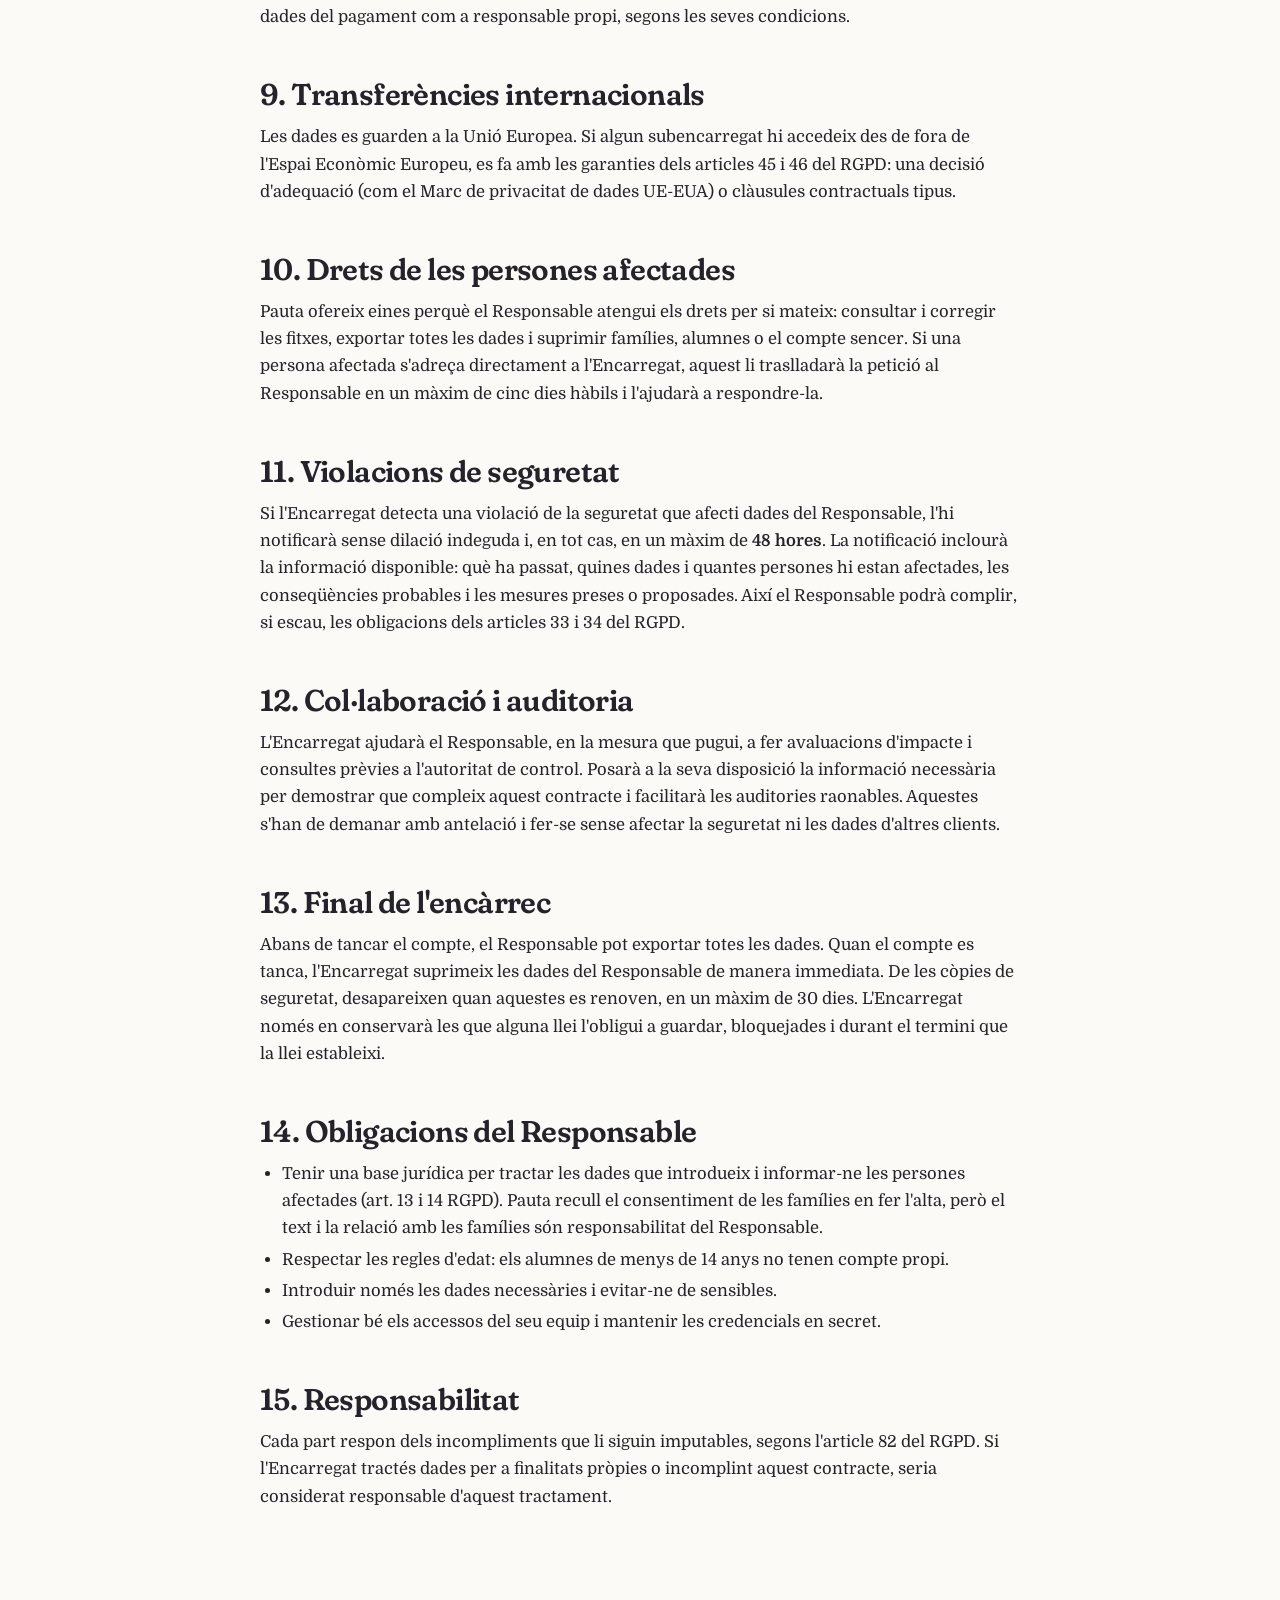
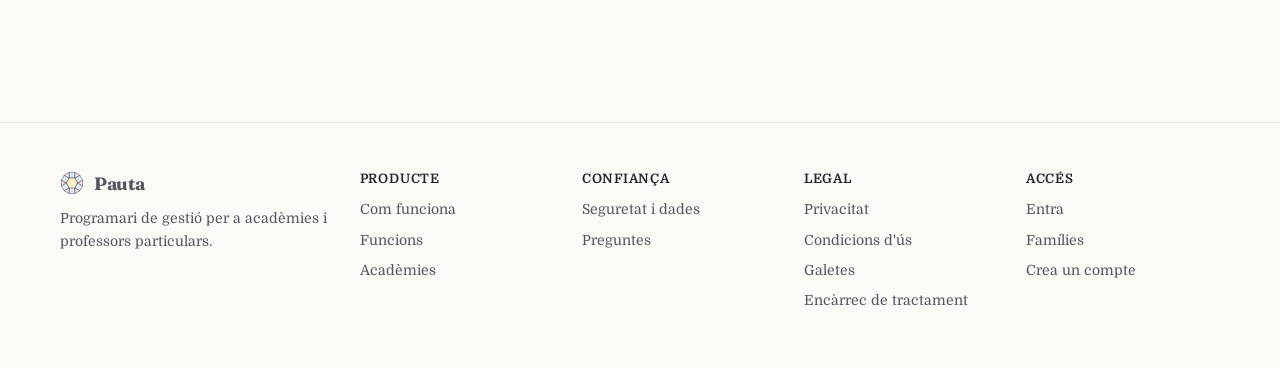
<file: encarrec.html>
<!doctype html>
<html lang="ca">
<head>
  <meta charset="utf-8">
  <meta name="viewport" content="width=device-width, initial-scale=1, viewport-fit=cover">
  <meta name="theme-color" content="#FBFAF7">
  <title>Encàrrec de tractament · Pauta</title>
  <meta name="description" content="Contracte d'encàrrec del tractament de dades (art. 28 RGPD) entre cada acadèmia o professor i Pauta.">
  <link rel="icon" href="icon.svg" type="image/svg+xml">
  <link rel="stylesheet" href="site.css">
</head>
<body data-title-es="Encargo de tratamiento · Pauta" data-desc-es="Contrato de encargo del tratamiento de datos (art. 28 RGPD) entre cada academia o profesor y Pauta.">
  <main>
    <section class="phero">
      <div class="wrap">
        <h1 data-es="Encargo de tratamiento de datos">Encàrrec de tractament de dades</h1>
        <p class="lead" data-es="El contrato que exige el artículo 28 del RGPD entre tu academia, que decide sobre los datos de las familias y de los alumnos, y Pauta, que los guarda y los trata por encargo tuyo.">El contracte que exigeix l'article 28 del RGPD entre la teva acadèmia, que decideix sobre les dades de les famílies i dels alumnes, i Pauta, que les guarda i les tracta per encàrrec teu.</p>
      </div>
    </section>
    <section style="padding-top:0">
      <div class="wrap legal" data-lang="ca">
        <p class="updated">Darrera actualització: 25 de novembre de 2026</p>
        <div class="box" style="--c:var(--lav)"><p>Aquest contracte forma part de les <a href="condicions">condicions d'ús</a>. S'accepta en crear un compte de professor o d'acadèmia, i és vigent mentre el compte estigui obert. Si necessites una còpia signada, demana-la a <a data-legal="correu" href="#"></a>.</p></div>

        <h2>1. Parts</h2>
        <ul>
          <li><b>Responsable del tractament:</b> l'acadèmia o el professor titular del compte de Pauta (en endavant, «el Responsable»).</li>
          <li><b>Encarregat del tractament:</b> <span data-legal="titular"></span>, NIF <span data-legal="nif"></span>, amb domicili a <span data-legal="adreca"></span>, titular de Pauta (en endavant, «l'Encarregat»).</li>
        </ul>

        <h2>2. Objecte, naturalesa i finalitat</h2>
        <p>L'Encarregat tracta dades personals per compte del Responsable amb l'única finalitat de prestar-li el servei Pauta: allotjar-les, organitzar-les, consultar-les, comunicar-les a les persones que el Responsable autoritzi i suprimir-les. Això permet gestionar classes, horaris, canvis i recuperacions, faltes, notes, deures i informes, avisos a les famílies, rebuts i cobraments.</p>

        <h2>3. Persones afectades i tipus de dades</h2>
        <div class="tbl"><table>
          <thead><tr><th>Persones afectades</th><th>Dades</th></tr></thead>
          <tbody>
            <tr><td>Alumnes, molts d'ells menors d'edat</td><td>Identificatives (nom, data de naixement), acadèmiques (matèries, classes, assistència i faltes amb motiu genèric, notes, deures, informes), comptes d'accés a partir dels 14 anys.</td></tr>
            <tr><td>Famílies i tutors legals</td><td>Identificatives i de contacte (nom, correu, foto opcional), registre del consentiment, peticions de canvi, rebuts, imports i estat dels pagaments.</td></tr>
            <tr><td>Equip del Responsable</td><td>Nom, correu, rol, permisos, classes assignades i credencials d'accés.</td></tr>
          </tbody>
        </table></div>
        <p>El servei no està pensat per a categories especials de dades (art. 9 RGPD). Si el Responsable n'hi introdueix, ho fa sota la seva responsabilitat i n'ha de garantir la base jurídica.</p>

        <h2>4. Durada</h2>
        <p>Aquest encàrrec dura mentre el compte del Responsable estigui actiu. Quan s'acaba, s'aplica el punt 13.</p>

        <h2>5. Instruccions del Responsable</h2>
        <p>L'Encarregat només tracta les dades seguint les instruccions documentades del Responsable. Aquestes instruccions són aquest contracte, la configuració que el Responsable fa a Pauta i les accions que hi fa. Si l'Encarregat considera que una instrucció infringeix la normativa de protecció de dades, ho comunicarà de seguida al Responsable. No utilitzarà les dades per a finalitats pròpies ni les comunicarà a tercers, excepte quan la llei l'hi obligui. En aquest cas, n'informarà abans el Responsable, si la llei ho permet.</p>

        <h2>6. Confidencialitat</h2>
        <p>Les persones autoritzades per l'Encarregat a tractar les dades s'han compromès a mantenir-ne la confidencialitat, també després d'acabar la seva relació amb l'Encarregat. Només hi accedeixen quan cal per prestar el servei o per atendre una petició del Responsable.</p>

        <h2>7. Mesures de seguretat</h2>
        <p>D'acord amb l'article 32 del RGPD, l'Encarregat aplica, com a mínim, aquestes mesures:</p>
        <ul>
          <li>Separació lògica de les dades de cada Responsable, i permisos comprovats al servidor a cada petició.</li>
          <li>Xifratge de les comunicacions (HTTPS) i base de dades a la Unió Europea, inaccessible des de fora del servidor de l'aplicació.</li>
          <li>Contrasenyes guardades amb una funció resum irreversible. Accés de les famílies amb codis d'un sol ús i caducitat curta. Invitacions d'un sol ús que caduquen als 30 dies.</li>
          <li>Claus d'accés a serveis de tercers (com Google Calendar) guardades xifrades.</li>
          <li>Límit d'intents d'accés i protecció contra atacs automatitzats.</li>
          <li>Còpies de seguretat i capacitat de restaurar el servei.</li>
          <li>Rols i permisos perquè cada persona de l'equip només vegi el que li cal, i regles per edat per als comptes d'alumnes.</li>
          <li>Revisió periòdica de les mesures, que s'actualitzaran a mesura que evolucioni la tècnica.</li>
        </ul>

        <h2>8. Subencarregats</h2>
        <p>El Responsable autoritza de manera general l'Encarregat a recórrer als subencarregats següents. Tots ells estan vinculats per contracte a obligacions de protecció de dades equivalents a aquestes:</p>
        <div class="tbl"><table>
          <thead><tr><th>Subencarregat</th><th>Servei</th><th>Ubicació</th></tr></thead>
          <tbody>
            <tr><td>Supabase Inc.</td><td>Base de dades i execució del servidor</td><td>UE (Frankfurt)</td></tr>
            <tr><td>Cloudflare, Inc.</td><td>Allotjament, xarxa i protecció</td><td>Xarxa global, amb garanties de transferència</td></tr>
            <tr><td>Resend (Plus Five Five, Inc.)</td><td>Enviament de correus</td><td>EUA, amb garanties de transferència</td></tr>
            <tr><td>Google Ireland Ltd.</td><td>Sincronització amb Google Calendar, només per als usuaris que la connectin</td><td>UE / EUA</td></tr>
          </tbody>
        </table></div>
        <p>L'Encarregat informarà el Responsable de qualsevol canvi en aquesta llista amb almenys 30 dies d'antelació, dins de l'app o per correu. El Responsable s'hi podrà oposar per motius justificats i, si no s'arriba a una solució, podrà tancar el compte i endur-se les dades.</p>
        <p>Si el Responsable activa els pagaments amb targeta, Stripe Payments Europe, Ltd. tracta les dades del pagament com a responsable propi, segons les seves condicions.</p>

        <h2>9. Transferències internacionals</h2>
        <p>Les dades es guarden a la Unió Europea. Si algun subencarregat hi accedeix des de fora de l'Espai Econòmic Europeu, es fa amb les garanties dels articles 45 i 46 del RGPD: una decisió d'adequació (com el Marc de privacitat de dades UE-EUA) o clàusules contractuals tipus.</p>

        <h2>10. Drets de les persones afectades</h2>
        <p>Pauta ofereix eines perquè el Responsable atengui els drets per si mateix: consultar i corregir les fitxes, exportar totes les dades i suprimir famílies, alumnes o el compte sencer. Si una persona afectada s'adreça directament a l'Encarregat, aquest li traslladarà la petició al Responsable en un màxim de cinc dies hàbils i l'ajudarà a respondre-la.</p>

        <h2>11. Violacions de seguretat</h2>
        <p>Si l'Encarregat detecta una violació de la seguretat que afecti dades del Responsable, l'hi notificarà sense dilació indeguda i, en tot cas, en un màxim de <b>48 hores</b>. La notificació inclourà la informació disponible: què ha passat, quines dades i quantes persones hi estan afectades, les conseqüències probables i les mesures preses o proposades. Així el Responsable podrà complir, si escau, les obligacions dels articles 33 i 34 del RGPD.</p>

        <h2>12. Col·laboració i auditoria</h2>
        <p>L'Encarregat ajudarà el Responsable, en la mesura que pugui, a fer avaluacions d'impacte i consultes prèvies a l'autoritat de control. Posarà a la seva disposició la informació necessària per demostrar que compleix aquest contracte i facilitarà les auditories raonables. Aquestes s'han de demanar amb antelació i fer-se sense afectar la seguretat ni les dades d'altres clients.</p>

        <h2>13. Final de l'encàrrec</h2>
        <p>Abans de tancar el compte, el Responsable pot exportar totes les dades. Quan el compte es tanca, l'Encarregat suprimeix les dades del Responsable de manera immediata. De les còpies de seguretat, desapareixen quan aquestes es renoven, en un màxim de 30 dies. L'Encarregat només en conservarà les que alguna llei l'obligui a guardar, bloquejades i durant el termini que la llei estableixi.</p>

        <h2>14. Obligacions del Responsable</h2>
        <ul>
          <li>Tenir una base jurídica per tractar les dades que introdueix i informar-ne les persones afectades (art. 13 i 14 RGPD). Pauta recull el consentiment de les famílies en fer l'alta, però el text i la relació amb les famílies són responsabilitat del Responsable.</li>
          <li>Respectar les regles d'edat: els alumnes de menys de 14 anys no tenen compte propi.</li>
          <li>Introduir només les dades necessàries i evitar-ne de sensibles.</li>
          <li>Gestionar bé els accessos del seu equip i mantenir les credencials en secret.</li>
        </ul>

        <h2>15. Responsabilitat</h2>
        <p>Cada part respon dels incompliments que li siguin imputables, segons l'article 82 del RGPD. Si l'Encarregat tractés dades per a finalitats pròpies o incomplint aquest contracte, seria considerat responsable d'aquest tractament.</p>
      </div>
      <div class="wrap legal" data-lang="es" hidden>
        <p class="updated">Última actualización: 25 de noviembre de 2026</p>
        <div class="box" style="--c:var(--lav)"><p>Este contrato forma parte de las <a href="condicions">condiciones de uso</a>. Se acepta al crear una cuenta de profesor o de academia, y está vigente mientras la cuenta esté abierta. Si necesitas una copia firmada, pídela a <a data-legal="correu" href="#"></a>.</p></div>

        <h2>1. Partes</h2>
        <ul>
          <li><b>Responsable del tratamiento:</b> la academia o el profesor titular de la cuenta de Pauta (en adelante, «el Responsable»).</li>
          <li><b>Encargado del tratamiento:</b> <span data-legal="titular"></span>, NIF <span data-legal="nif"></span>, con domicilio en <span data-legal="adreca"></span>, titular de Pauta (en adelante, «el Encargado»).</li>
        </ul>

        <h2>2. Objeto, naturaleza y finalidad</h2>
        <p>El Encargado trata datos personales por cuenta del Responsable con la única finalidad de prestarle el servicio Pauta: alojarlos, organizarlos, consultarlos, comunicarlos a las personas que el Responsable autorice y suprimirlos. Esto permite gestionar clases, horarios, cambios y recuperaciones, faltas, notas, deberes e informes, avisos a las familias, recibos y cobros.</p>

        <h2>3. Personas afectadas y tipos de datos</h2>
        <div class="tbl"><table>
          <thead><tr><th>Personas afectadas</th><th>Datos</th></tr></thead>
          <tbody>
            <tr><td>Alumnos, muchos de ellos menores de edad</td><td>Identificativos (nombre, fecha de nacimiento), académicos (asignaturas, clases, asistencia y faltas con motivo genérico, notas, deberes, informes) y cuentas de acceso a partir de los 14 años.</td></tr>
            <tr><td>Familias y tutores legales</td><td>Identificativos y de contacto (nombre, correo, foto opcional), registro del consentimiento, peticiones de cambio, recibos, importes y estado de los pagos.</td></tr>
            <tr><td>Equipo del Responsable</td><td>Nombre, correo, rol, permisos, clases asignadas y credenciales de acceso.</td></tr>
          </tbody>
        </table></div>
        <p>El servicio no está pensado para categorías especiales de datos (art. 9 RGPD). Si el Responsable las introduce, lo hace bajo su responsabilidad y debe garantizar su base jurídica.</p>

        <h2>4. Duración</h2>
        <p>Este encargo dura mientras la cuenta del Responsable esté activa. Cuando termina, se aplica el punto 13.</p>

        <h2>5. Instrucciones del Responsable</h2>
        <p>El Encargado solo trata los datos siguiendo las instrucciones documentadas del Responsable. Estas instrucciones son este contrato, la configuración que el Responsable hace en Pauta y las acciones que realiza en ella. Si el Encargado considera que una instrucción infringe la normativa de protección de datos, lo comunicará enseguida al Responsable. No usará los datos para fines propios ni los comunicará a terceros, salvo cuando la ley le obligue. En ese caso, informará antes al Responsable, si la ley lo permite.</p>

        <h2>6. Confidencialidad</h2>
        <p>Las personas autorizadas por el Encargado a tratar los datos se han comprometido a mantener su confidencialidad, también después de terminar su relación con el Encargado. Solo acceden cuando es necesario para prestar el servicio o para atender una petición del Responsable.</p>

        <h2>7. Medidas de seguridad</h2>
        <p>De acuerdo con el artículo 32 del RGPD, el Encargado aplica, como mínimo, estas medidas:</p>
        <ul>
          <li>Separación lógica de los datos de cada Responsable, y permisos comprobados en el servidor en cada petición.</li>
          <li>Cifrado de las comunicaciones (HTTPS) y base de datos en la Unión Europea, inaccesible desde fuera del servidor de la aplicación.</li>
          <li>Contraseñas guardadas con una función resumen irreversible. Acceso de las familias con códigos de un solo uso y caducidad corta. Invitaciones de un solo uso que caducan a los 30 días.</li>
          <li>Claves de acceso a servicios de terceros (como Google Calendar) guardadas cifradas.</li>
          <li>Límite de intentos de acceso y protección contra ataques automatizados.</li>
          <li>Copias de seguridad y capacidad de restaurar el servicio.</li>
          <li>Roles y permisos para que cada persona del equipo solo vea lo que necesita, y reglas por edad para las cuentas de alumnos.</li>
          <li>Revisión periódica de las medidas, que se actualizarán a medida que evolucione la técnica.</li>
        </ul>

        <h2>8. Subencargados</h2>
        <p>El Responsable autoriza de forma general al Encargado a recurrir a los subencargados siguientes. Todos ellos están vinculados por contrato a obligaciones de protección de datos equivalentes a estas:</p>
        <div class="tbl"><table>
          <thead><tr><th>Subencargado</th><th>Servicio</th><th>Ubicación</th></tr></thead>
          <tbody>
            <tr><td>Supabase Inc.</td><td>Base de datos y ejecución del servidor</td><td>UE (Fráncfort)</td></tr>
            <tr><td>Cloudflare, Inc.</td><td>Alojamiento, red y protección</td><td>Red global, con garantías de transferencia</td></tr>
            <tr><td>Resend (Plus Five Five, Inc.)</td><td>Envío de correos</td><td>EE. UU., con garantías de transferencia</td></tr>
            <tr><td>Google Ireland Ltd.</td><td>Sincronización con Google Calendar, solo para los usuarios que la conecten</td><td>UE / EE. UU.</td></tr>
          </tbody>
        </table></div>
        <p>El Encargado informará al Responsable de cualquier cambio en esta lista con al menos 30 días de antelación, dentro de la app o por correo. El Responsable podrá oponerse por motivos justificados y, si no se llega a una solución, podrá cerrar la cuenta y llevarse los datos.</p>
        <p>Si el Responsable activa los pagos con tarjeta, Stripe Payments Europe, Ltd. trata los datos del pago como responsable propio, según sus condiciones.</p>

        <h2>9. Transferencias internacionales</h2>
        <p>Los datos se guardan en la Unión Europea. Si algún subencargado accede a ellos desde fuera del Espacio Económico Europeo, se hace con las garantías de los artículos 45 y 46 del RGPD: una decisión de adecuación (como el Marco de privacidad de datos UE-EE. UU.) o cláusulas contractuales tipo.</p>

        <h2>10. Derechos de las personas afectadas</h2>
        <p>Pauta ofrece herramientas para que el Responsable atienda los derechos por sí mismo: consultar y corregir las fichas, exportar todos los datos y suprimir familias, alumnos o la cuenta entera. Si una persona afectada se dirige directamente al Encargado, este trasladará la petición al Responsable en un máximo de cinco días hábiles y le ayudará a responderla.</p>

        <h2>11. Brechas de seguridad</h2>
        <p>Si el Encargado detecta una brecha de seguridad que afecte a datos del Responsable, se la notificará sin dilación indebida y, en todo caso, en un máximo de <b>48 horas</b>. La notificación incluirá la información disponible: qué ha pasado, qué datos y cuántas personas están afectados, las consecuencias probables y las medidas tomadas o propuestas. Así el Responsable podrá cumplir, si procede, las obligaciones de los artículos 33 y 34 del RGPD.</p>

        <h2>12. Colaboración y auditoría</h2>
        <p>El Encargado ayudará al Responsable, en la medida en que pueda, a hacer evaluaciones de impacto y consultas previas a la autoridad de control. Pondrá a su disposición la información necesaria para demostrar que cumple este contrato y facilitará las auditorías razonables. Estas deben solicitarse con antelación y hacerse sin afectar a la seguridad ni a los datos de otros clientes.</p>

        <h2>13. Fin del encargo</h2>
        <p>Antes de cerrar la cuenta, el Responsable puede exportar todos los datos. Al cerrarse la cuenta, el Encargado suprime los datos del Responsable de forma inmediata. De las copias de seguridad, desaparecen cuando estas se renuevan, en un máximo de 30 días. El Encargado solo conservará los que alguna ley le obligue a guardar, bloqueados y durante el plazo que la ley establezca.</p>

        <h2>14. Obligaciones del Responsable</h2>
        <ul>
          <li>Contar con una base jurídica para tratar los datos que introduce e informar a las personas afectadas (art. 13 y 14 RGPD). Pauta recoge el consentimiento de las familias al darse de alta, pero el texto y la relación con las familias son responsabilidad del Responsable.</li>
          <li>Respetar las reglas de edad: los alumnos menores de 14 años no tienen cuenta propia.</li>
          <li>Introducir solo los datos necesarios y evitar los sensibles.</li>
          <li>Gestionar bien los accesos de su equipo y mantener las credenciales en secreto.</li>
        </ul>

        <h2>15. Responsabilidad</h2>
        <p>Cada parte responde de los incumplimientos que le sean imputables, según el artículo 82 del RGPD. Si el Encargado tratara datos para fines propios o incumpliendo este contrato, sería considerado responsable de ese tratamiento.</p>
      </div>
    </section>
  </main>
  <script src="site.js"></script>
</body>
</html>
</file>
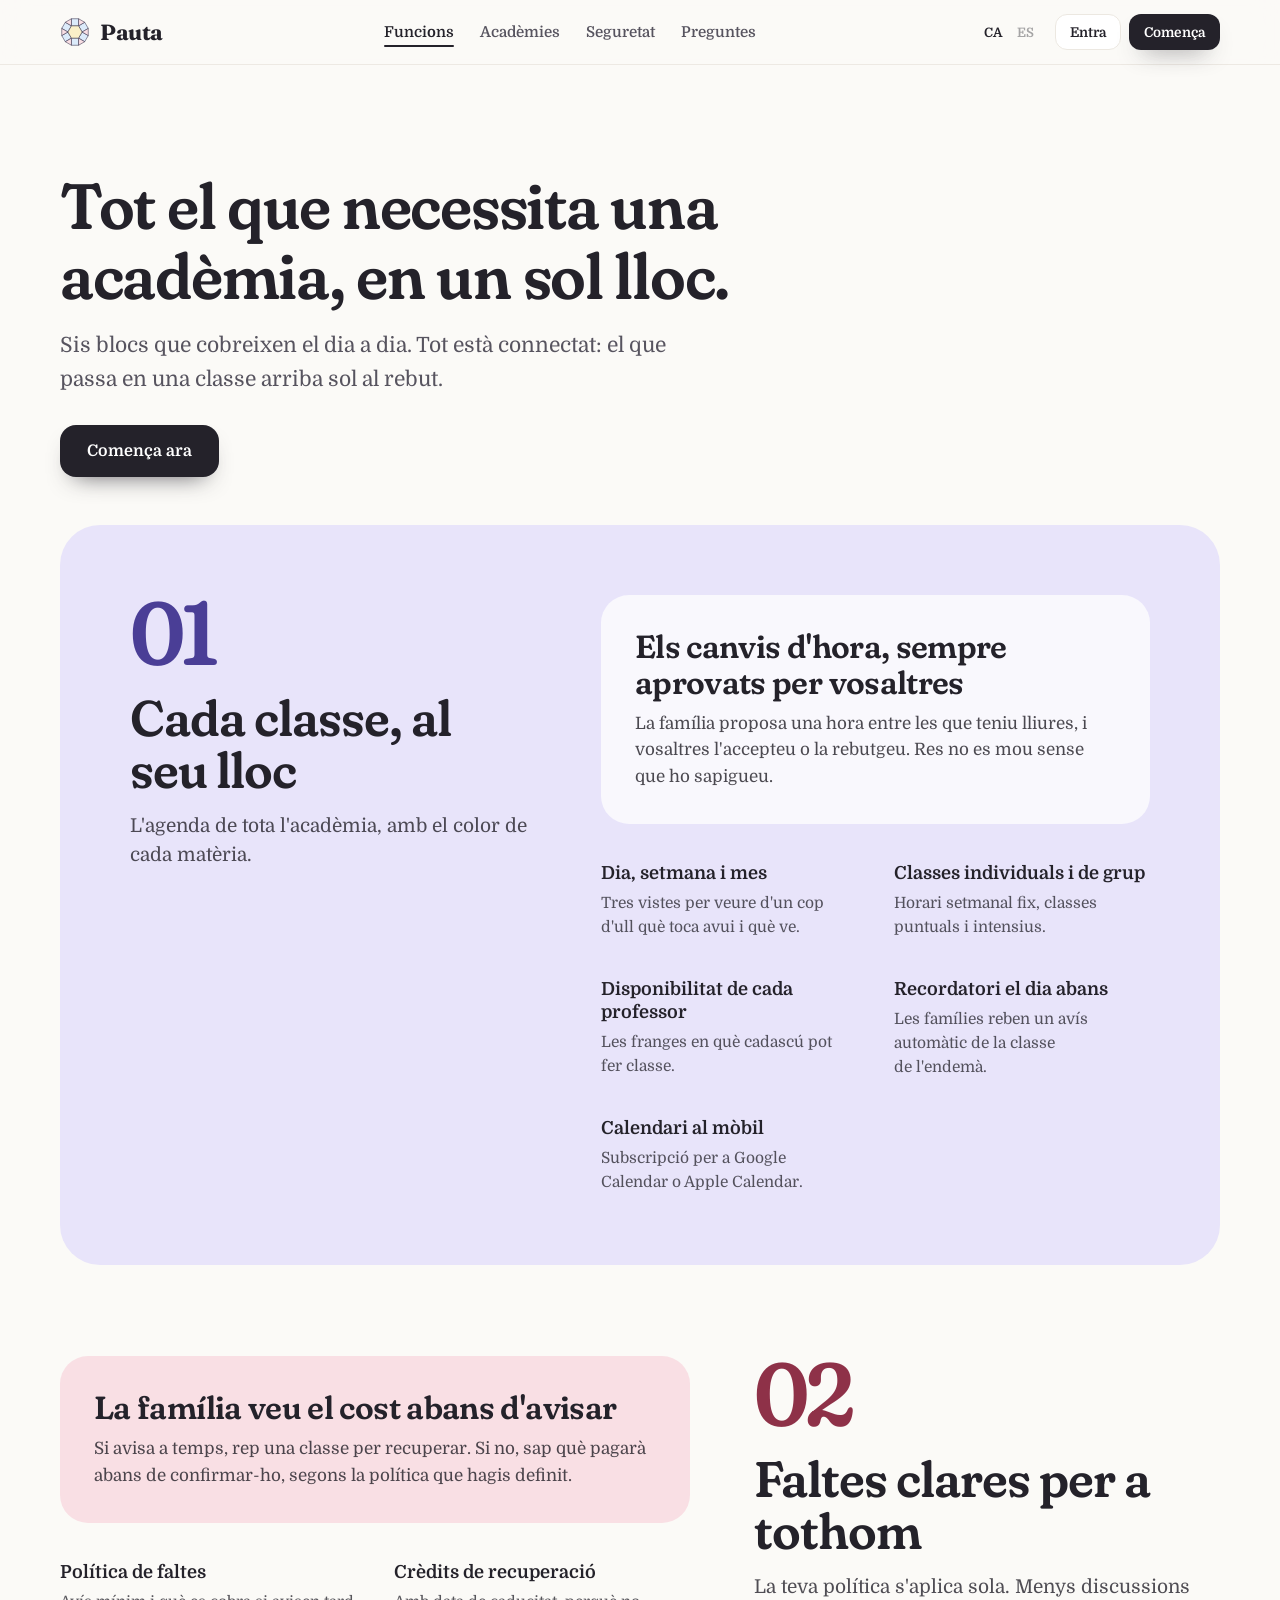
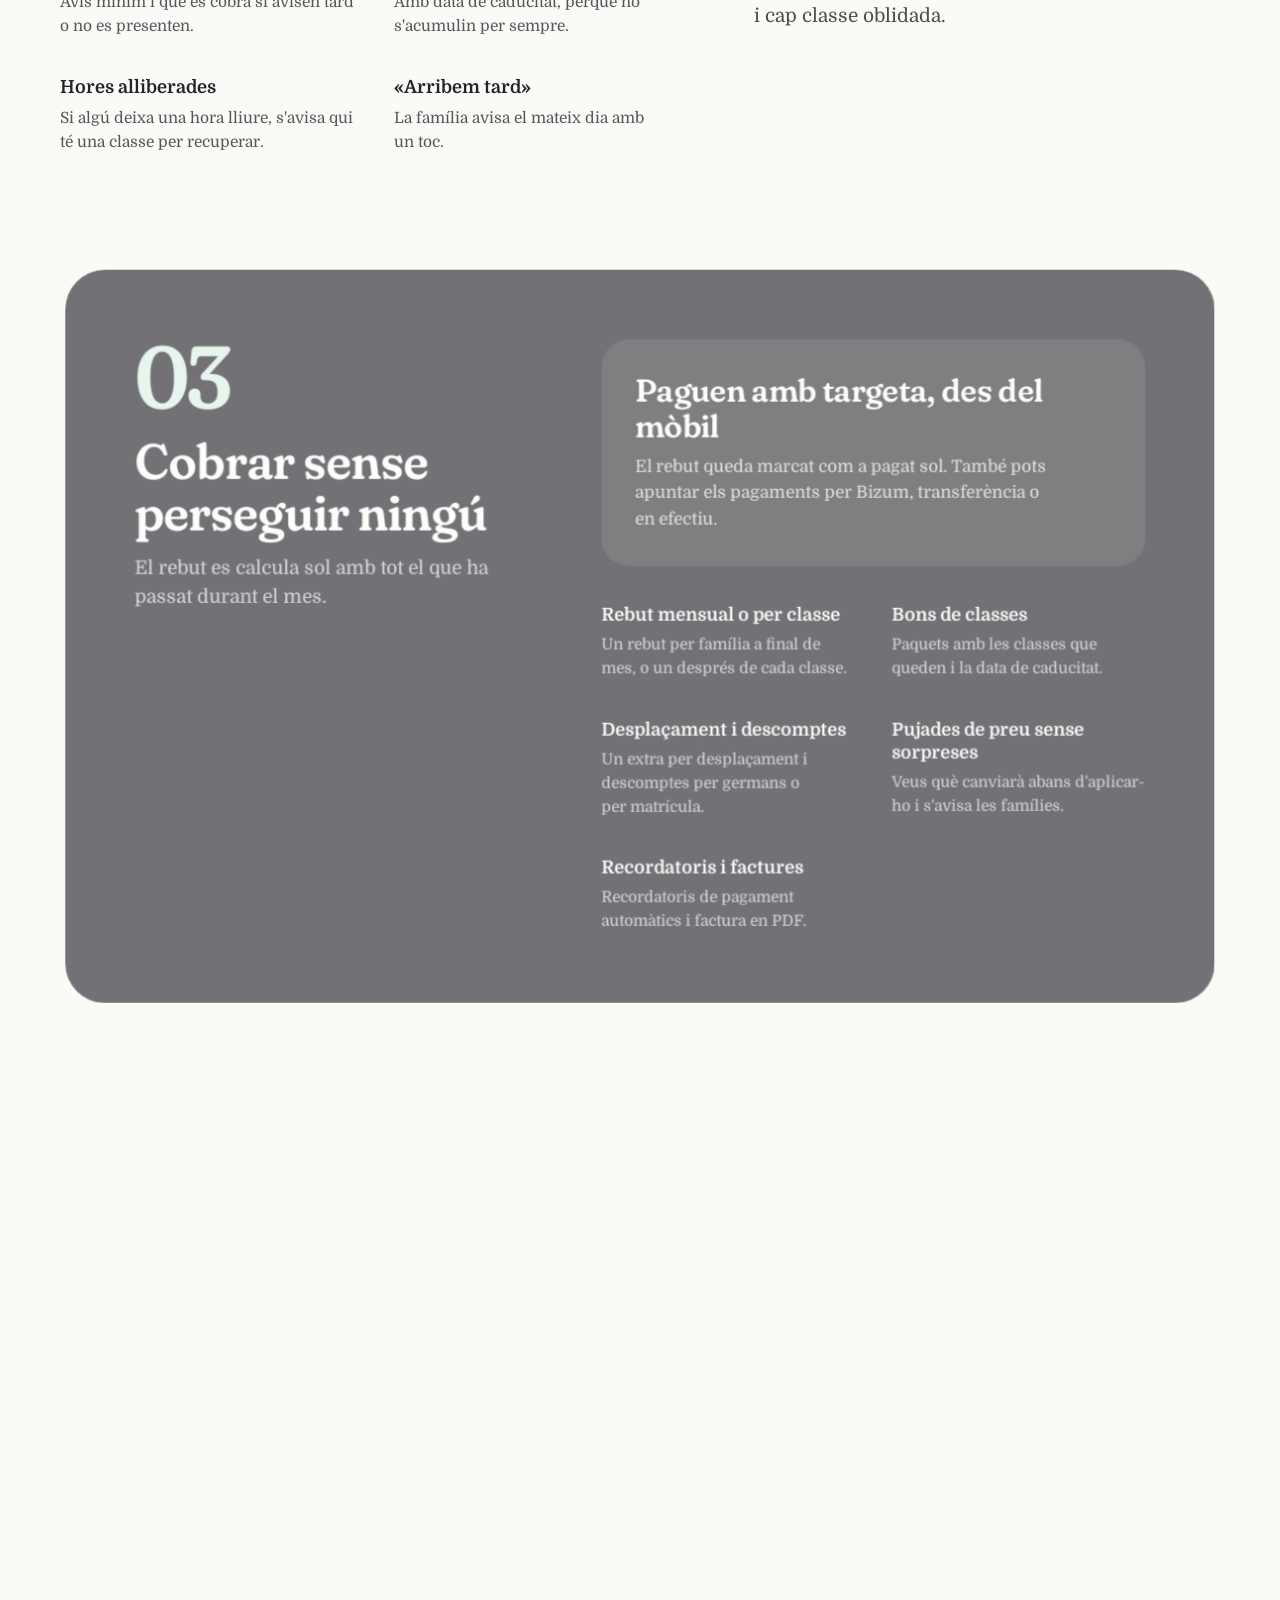
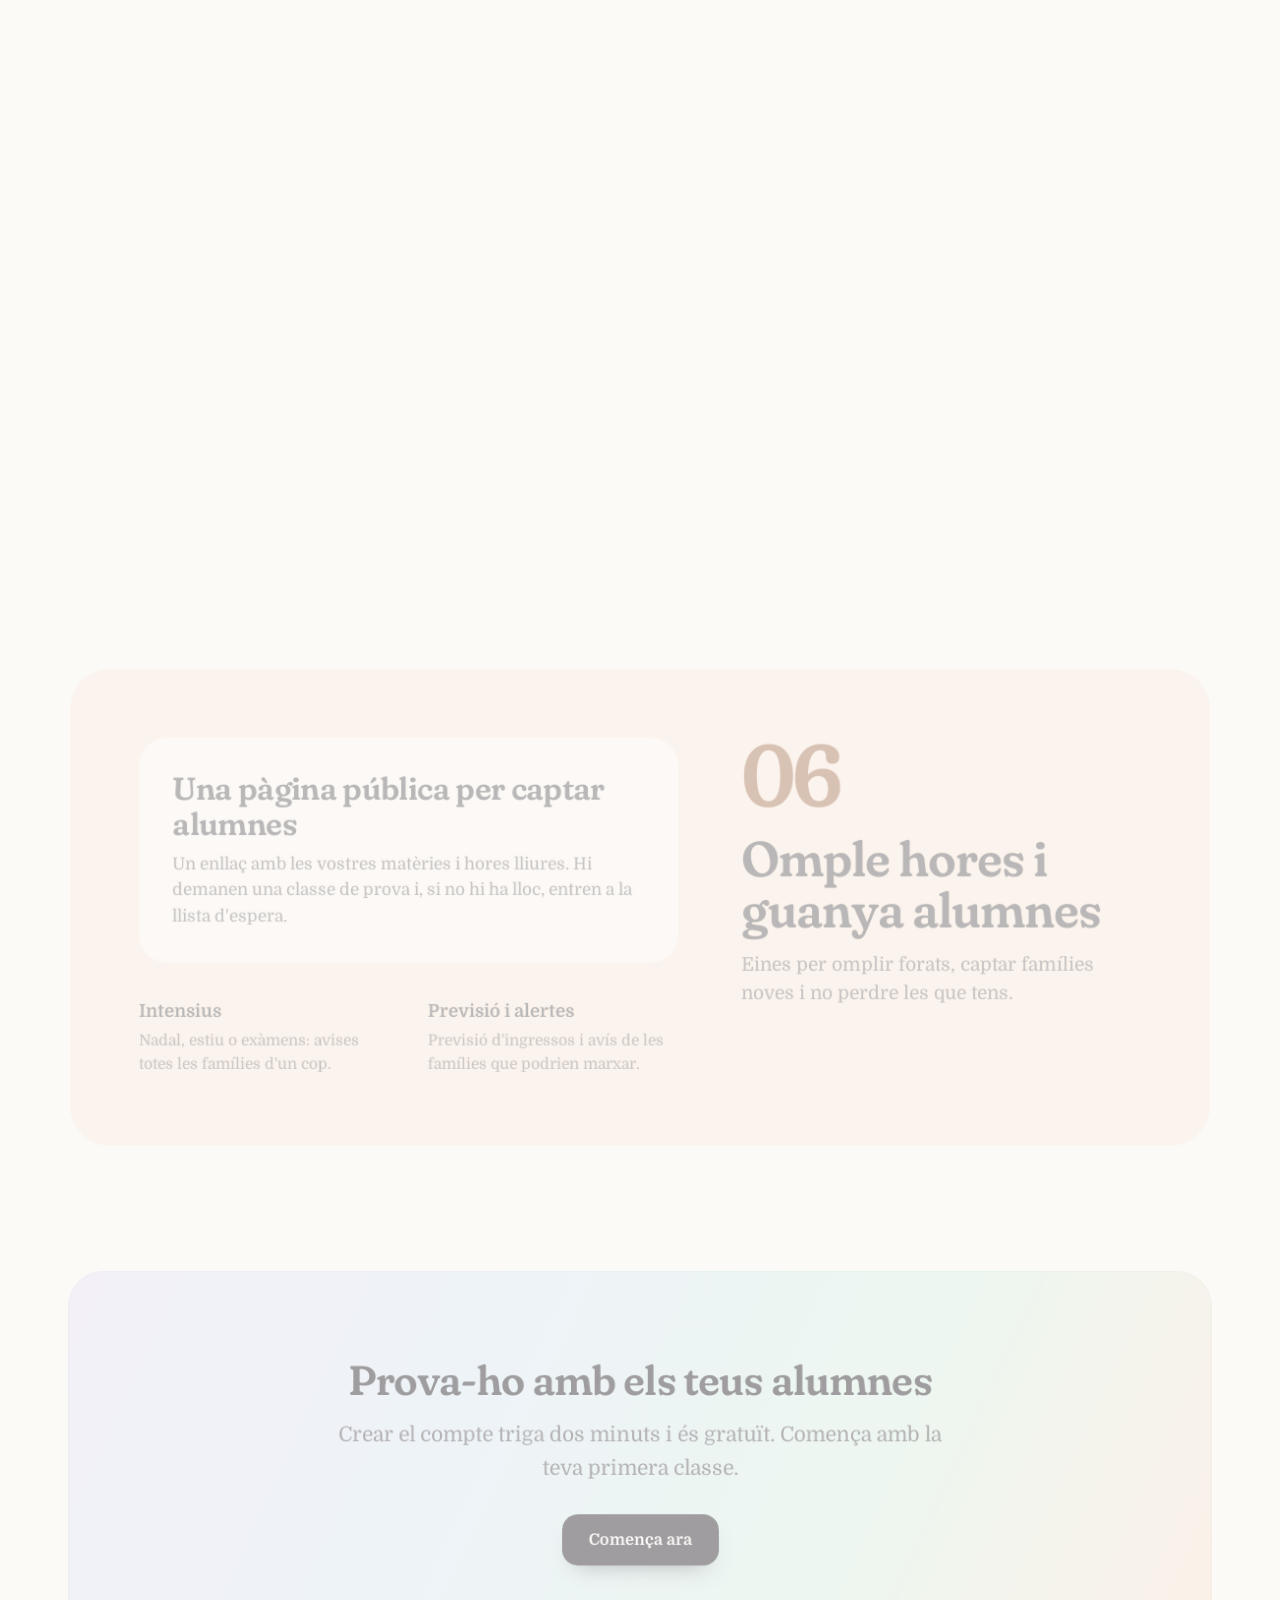
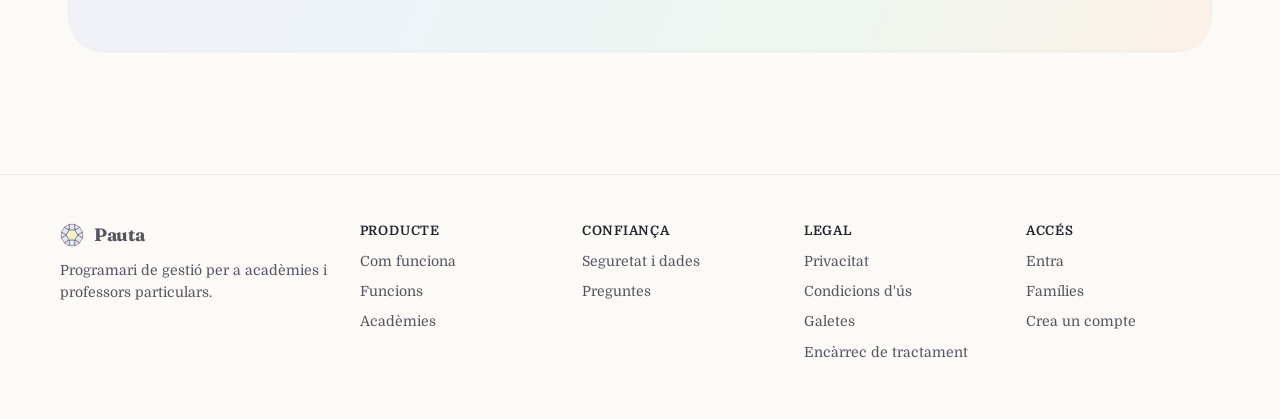
<file: funcions.html>
<!doctype html>
<html lang="ca">
<head>
  <meta charset="utf-8">
  <meta name="viewport" content="width=device-width, initial-scale=1, viewport-fit=cover">
  <meta name="theme-color" content="#FBFAF7">
  <title>Funcions · Pauta</title>
  <meta name="description" content="Totes les funcions de Pauta: agenda, canvis d'hora, faltes i recuperacions, cobraments amb targeta, famílies i alumnes, equip i creixement.">
  <link rel="icon" href="icon.svg" type="image/svg+xml">
  <link rel="stylesheet" href="site.css">
</head>
<body data-title-es="Funciones · Pauta" data-desc-es="Todas las funciones de Pauta: agenda, cambios de hora, faltas y recuperaciones, cobros con tarjeta, familias y alumnos, equipo y crecimiento.">
  <main>
    <section class="phero">
      <div class="wrap">
        <h1 class="rv" data-es="Todo lo que necesita una academia, en un solo lugar.">Tot el que necessita una acadèmia, en un sol lloc.</h1>
        <p class="lead rv" data-es="Seis bloques que cubren el día a día. Todo está conectado: lo que pasa en una clase llega solo al recibo.">Sis blocs que cobreixen el dia a dia. Tot està connectat: el que passa en una classe arriba sol al rebut.</p>
        <div class="row rv"><a class="btn prim" href="https://pauta-apt.pages.dev/app?onboarding" data-es="Empieza ahora">Comença ara</a></div>
      </div>
    </section>

    <section style="padding-top:0">
      <div class="wrap">
        <article class="chap rv" style="--c:var(--lav);--ci:var(--lav-i)">
          <div class="head"><span class="num">01</span><h2 data-es="Cada clase, en su sitio">Cada classe, al seu lloc</h2><p data-es="La agenda de toda la academia, con el color de cada asignatura.">L'agenda de tota l'acadèmia, amb el color de cada matèria.</p></div>
          <div class="list">
            <div class="it key"><b data-es="Los cambios de hora, siempre aprobados por vosotros">Els canvis d'hora, sempre aprovats per vosaltres</b><p data-es="La familia propone una hora entre las que tenéis libres, y vosotros la aceptáis o la rechazáis. Nada se mueve sin que lo sepáis.">La família proposa una hora entre les que teniu lliures, i vosaltres l'accepteu o la rebutgeu. Res no es mou sense que ho sapigueu.</p></div>
            <div class="it"><b data-es="Día, semana y mes">Dia, setmana i mes</b><p data-es="Tres vistas para ver de un vistazo qué toca hoy y qué viene.">Tres vistes per veure d'un cop d'ull què toca avui i què ve.</p></div>
            <div class="it"><b data-es="Clases individuales y de grupo">Classes individuals i de grup</b><p data-es="Horario semanal fijo, clases puntuales e intensivos.">Horari setmanal fix, classes puntuals i intensius.</p></div>
            <div class="it"><b data-es="Disponibilidad de cada profesor">Disponibilitat de cada professor</b><p data-es="Las franjas en que cada uno puede dar clase.">Les franges en què cadascú pot fer classe.</p></div>
            <div class="it"><b data-es="Recordatorio el día antes">Recordatori el dia abans</b><p data-es="Las familias reciben un aviso automático de la clase de mañana.">Les famílies reben un avís automàtic de la classe de l'endemà.</p></div>
            <div class="it"><b data-es="Calendario en el móvil">Calendari al mòbil</b><p data-es="Suscripción para Google Calendar o Apple Calendar.">Subscripció per a Google Calendar o Apple Calendar.</p></div>
          </div>
        </article>
        <article class="chap open flip rv" style="--c:var(--ros);--ci:var(--ros-i)">
          <div class="head"><span class="num">02</span><h2 data-es="Faltas claras para todos">Faltes clares per a tothom</h2><p data-es="Tu política se aplica sola. Menos discusiones y ninguna clase olvidada.">La teva política s'aplica sola. Menys discussions i cap classe oblidada.</p></div>
          <div class="list">
            <div class="it key"><b data-es="La familia ve el coste antes de avisar">La família veu el cost abans d'avisar</b><p data-es="Si avisa a tiempo, recibe una clase para recuperar. Si no, sabe qué pagará antes de confirmarlo, según la política que hayas definido.">Si avisa a temps, rep una classe per recuperar. Si no, sap què pagarà abans de confirmar-ho, segons la política que hagis definit.</p></div>
            <div class="it"><b data-es="Política de faltas">Política de faltes</b><p data-es="Aviso mínimo y qué se cobra si avisan tarde o no se presentan.">Avís mínim i què es cobra si avisen tard o no es presenten.</p></div>
            <div class="it"><b data-es="Créditos de recuperación">Crèdits de recuperació</b><p data-es="Con fecha de caducidad, para que no se acumulen para siempre.">Amb data de caducitat, perquè no s'acumulin per sempre.</p></div>
            <div class="it"><b data-es="Horas liberadas">Hores alliberades</b><p data-es="Si alguien deja una hora libre, se avisa a quien tiene una clase por recuperar.">Si algú deixa una hora lliure, s'avisa qui té una classe per recuperar.</p></div>
            <div class="it"><b data-es="«Llegamos tarde»">«Arribem tard»</b><p data-es="La familia avisa el mismo día con un toque.">La família avisa el mateix dia amb un toc.</p></div>
          </div>
        </article>
        <article class="chap dark rv" style="--c:var(--men);--ci:var(--men-i)">
          <div class="head"><span class="num">03</span><h2 data-es="Cobrar sin perseguir a nadie">Cobrar sense perseguir ningú</h2><p data-es="El recibo se calcula solo con todo lo que ha pasado durante el mes.">El rebut es calcula sol amb tot el que ha passat durant el mes.</p></div>
          <div class="list">
            <div class="it key"><b data-es="Pagan con tarjeta, desde el móvil">Paguen amb targeta, des del mòbil</b><p data-es="El recibo queda marcado como pagado solo. También puedes apuntar los pagos por Bizum, transferencia o en efectivo.">El rebut queda marcat com a pagat sol. També pots apuntar els pagaments per Bizum, transferència o en efectiu.</p></div>
            <div class="it"><b data-es="Recibo mensual o por clase">Rebut mensual o per classe</b><p data-es="Un recibo por familia a final de mes, o uno después de cada clase.">Un rebut per família a final de mes, o un després de cada classe.</p></div>
            <div class="it"><b data-es="Bonos de clases">Bons de classes</b><p data-es="Packs con las clases que quedan y la fecha de caducidad.">Paquets amb les classes que queden i la data de caducitat.</p></div>
            <div class="it"><b data-es="Desplazamiento y descuentos">Desplaçament i descomptes</b><p data-es="Un extra por desplazamiento y descuentos por hermanos o por matrícula.">Un extra per desplaçament i descomptes per germans o per matrícula.</p></div>
            <div class="it"><b data-es="Subidas de precio sin sorpresas">Pujades de preu sense sorpreses</b><p data-es="Ves qué cambiará antes de aplicarlo y se avisa a las familias.">Veus què canviarà abans d'aplicar-ho i s'avisa les famílies.</p></div>
            <div class="it"><b data-es="Recordatorios y facturas">Recordatoris i factures</b><p data-es="Recordatorios de pago automáticos y factura en PDF.">Recordatoris de pagament automàtics i factura en PDF.</p></div>
          </div>
        </article>
        <article class="chap flip rv" style="--c:var(--cel);--ci:var(--cel-i)">
          <div class="head"><span class="num">04</span><h2 data-es="Familias informadas, sin tener que preguntar">Famílies informades, sense haver de preguntar</h2><p data-es="Cada familia tiene su espacio: calendario, recibos, deberes y progreso. Sin instalar nada.">Cada família té el seu espai: calendari, rebuts, deures i progrés. Sense instal·lar res.</p></div>
          <div class="list">
            <div class="it key"><b data-es="Entran con un código o un enlace, sin contraseñas">Entren amb un codi o un enllaç, sense contrasenyes</b><p data-es="La academia da a cada familia un código corto o un enlace. Con él se da de alta en un minuto. Para volver a entrar, le llega uno nuevo al correo.">L'acadèmia dona a cada família un codi curt o un enllaç. Amb ell es dona d'alta en un minut. Per tornar a entrar, n'hi arriba un de nou al correu.</p></div>
            <div class="it"><b data-es="Dos tutores legales">Dos tutors legals</b><p data-es="Cada uno con su acceso y, si queréis, el recibo repartido.">Cadascun amb el seu accés i, si voleu, el rebut repartit.</p></div>
            <div class="it"><b data-es="Cuenta propia a partir de los 14">Compte propi a partir dels 14</b><p data-es="La familia la crea y elige qué puede ver y hacer cada hijo.">La família el crea i tria què pot veure i fer cada fill.</p></div>
            <div class="it"><b data-es="Deberes y materiales">Deures i materials</b><p data-es="Resumen de la clase, deberes para marcar como hechos y enlaces.">Resum de la classe, deures per marcar com a fets i enllaços.</p></div>
            <div class="it"><b data-es="Progreso e informe trimestral">Progrés i informe trimestral</b><p data-es="Una ficha de progreso y un informe que retocas antes de enviar.">Una fitxa de progrés i un informe que retoques abans d'enviar.</p></div>
          </div>
        </article>
        <article class="chap open rv" style="--c:var(--man);--ci:var(--man-i)">
          <div class="head"><span class="num">05</span><h2 data-es="Hecho para trabajar en equipo">Fet per treballar en equip</h2><p data-es="Cada profesor con su acceso; la dirección, con la visión completa.">Cada professor amb el seu accés; la direcció, amb la visió completa.</p></div>
          <div class="list">
            <div class="it key"><b data-es="El dinero, solo para quien administra">Els diners, només per a qui administra</b><p data-es="Tres roles: propietario, administración y tutor. Los tutores ven sus clases y sus alumnos, y nada más.">Tres rols: propietari, administració i tutor. Els tutors veuen les seves classes i els seus alumnes, i prou.</p></div>
            <div class="it"><b data-es="Tutores con acceso propio">Tutors amb accés propi</b><p data-es="Cada uno con su color, sus clases y sus alumnos.">Cadascun amb el seu color, les seves classes i els seus alumnes.</p></div>
            <div class="it"><b data-es="Carga de trabajo">Càrrega de feina</b><p data-es="Clases y alumnos por tutor, de un vistazo.">Classes i alumnes per tutor, d'un cop d'ull.</p></div>
            <div class="it"><b data-es="Cientos de familias">Centenars de famílies</b><p data-es="Búsqueda, filtro por tutor y listas por páginas.">Cerca, filtre per tutor i llistes per pàgines.</p></div>
            <div class="it"><b data-es="Importación desde Excel">Importació des d'Excel</b><p data-es="Comprueba los datos antes de importar y no duplica nada.">Comprova les dades abans d'importar i no duplica res.</p></div>
          </div>
        </article>
        <article class="chap flip rv" style="--c:var(--pre);--ci:var(--pre-i)">
          <div class="head"><span class="num">06</span><h2 data-es="Llena horas y gana alumnos">Omple hores i guanya alumnes</h2><p data-es="Herramientas para llenar huecos, captar familias nuevas y no perder las que tienes.">Eines per omplir forats, captar famílies noves i no perdre les que tens.</p></div>
          <div class="list">
            <div class="it key"><b data-es="Una página pública para captar alumnos">Una pàgina pública per captar alumnes</b><p data-es="Un enlace con vuestras asignaturas y horas libres. Piden una clase de prueba y, si no hay hueco, entran en la lista de espera.">Un enllaç amb les vostres matèries i hores lliures. Hi demanen una classe de prova i, si no hi ha lloc, entren a la llista d'espera.</p></div>
            <div class="it"><b data-es="Intensivos">Intensius</b><p data-es="Navidad, verano o exámenes: avisas a todas las familias de golpe.">Nadal, estiu o exàmens: avises totes les famílies d'un cop.</p></div>
            <div class="it"><b data-es="Previsión y alertas">Previsió i alertes</b><p data-es="Previsión de ingresos y aviso de las familias que podrían marcharse.">Previsió d'ingressos i avís de les famílies que podrien marxar.</p></div>
          </div>
        </article>
      </div>
    </section>

    <section style="padding-top:0">
      <div class="wrap"><div class="cta rv">
        <h2 data-es="Pruébalo con tus alumnos">Prova-ho amb els teus alumnes</h2>
        <p class="lead" data-es="Crear la cuenta lleva dos minutos y es gratis. Empieza con tu primera clase.">Crear el compte triga dos minuts i és gratuït. Comença amb la teva primera classe.</p>
        <div class="row"><a class="btn prim" href="https://pauta-apt.pages.dev/app?onboarding" data-es="Empieza ahora">Comença ara</a></div>
      </div></div>
    </section>
  </main>
  <script src="site.js"></script>
</body>
</html>
</file>
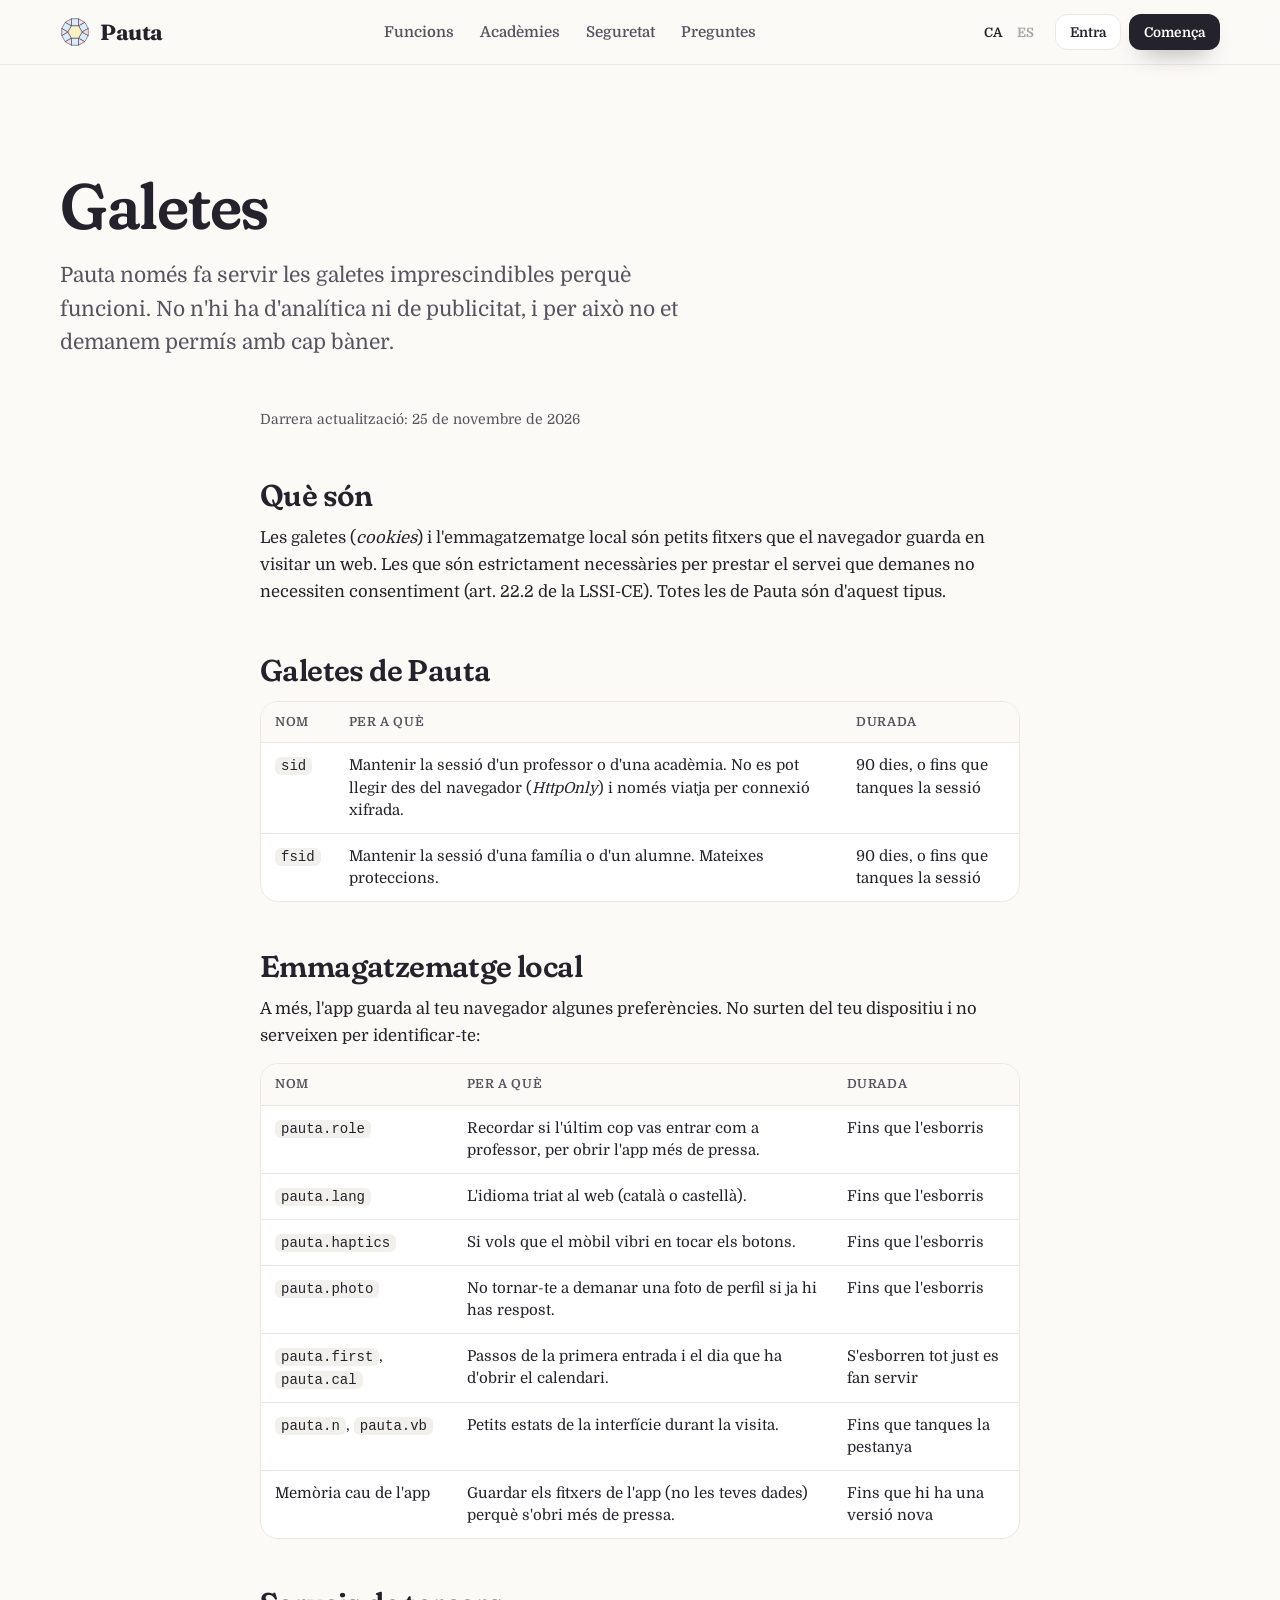
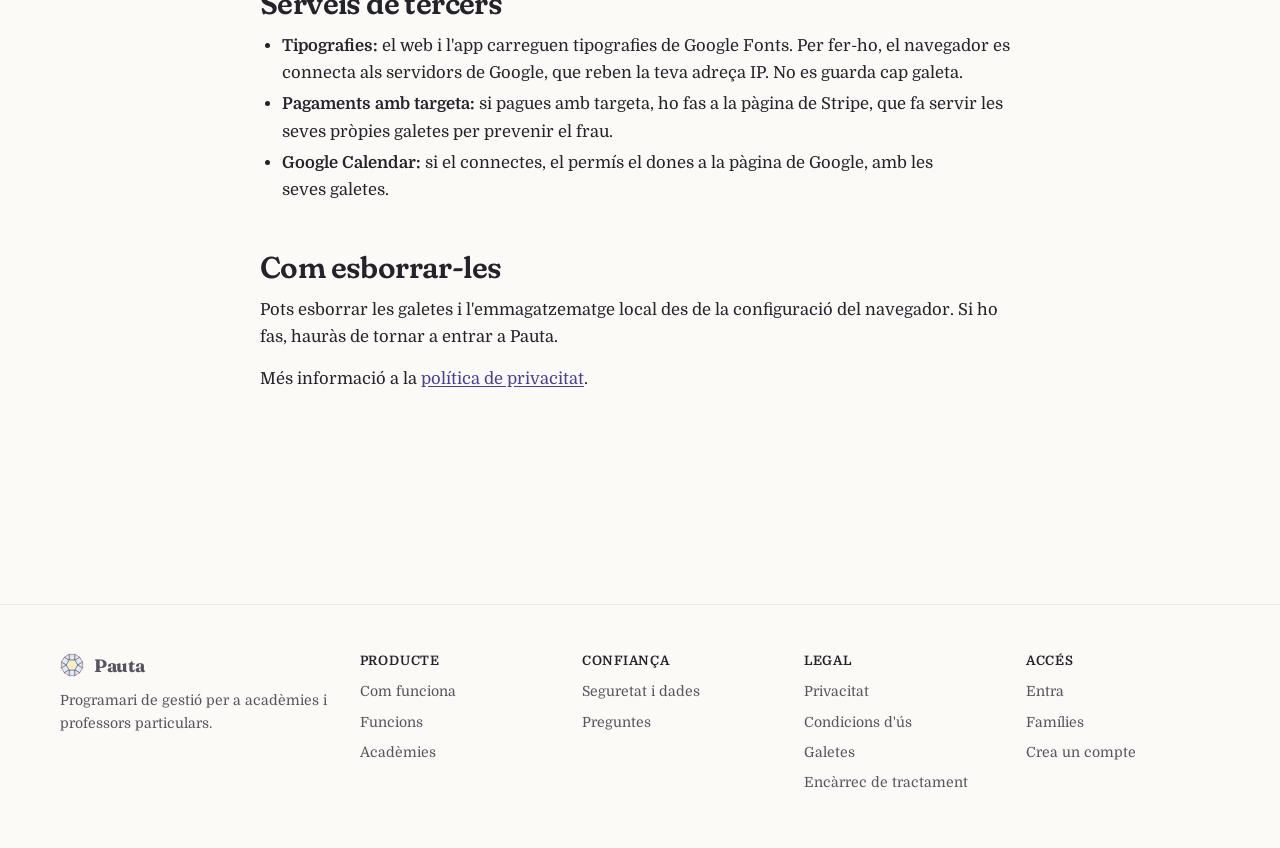
<file: galetes.html>
<!doctype html>
<html lang="ca">
<head>
  <meta charset="utf-8">
  <meta name="viewport" content="width=device-width, initial-scale=1, viewport-fit=cover">
  <meta name="theme-color" content="#FBFAF7">
  <title>Galetes · Pauta</title>
  <meta name="description" content="Pauta només fa servir les galetes imprescindibles per funcionar: ni analítica ni publicitat.">
  <link rel="icon" href="icon.svg" type="image/svg+xml">
  <link rel="stylesheet" href="site.css">
</head>
<body data-title-es="Cookies · Pauta" data-desc-es="Pauta solo usa las cookies imprescindibles para funcionar: ni analítica ni publicidad.">
  <main>
    <section class="phero">
      <div class="wrap">
        <h1 data-es="Cookies">Galetes</h1>
        <p class="lead" data-es="Pauta solo usa las cookies imprescindibles para funcionar. No hay ninguna de analítica ni de publicidad, y por eso no te pedimos permiso con ningún banner.">Pauta només fa servir les galetes imprescindibles perquè funcioni. No n'hi ha d'analítica ni de publicitat, i per això no et demanem permís amb cap bàner.</p>
      </div>
    </section>
    <section style="padding-top:0">
      <div class="wrap legal" data-lang="ca">
        <p class="updated">Darrera actualització: 25 de novembre de 2026</p>

        <h2>Què són</h2>
        <p>Les galetes (<i>cookies</i>) i l'emmagatzematge local són petits fitxers que el navegador guarda en visitar un web. Les que són estrictament necessàries per prestar el servei que demanes no necessiten consentiment (art. 22.2 de la LSSI-CE). Totes les de Pauta són d'aquest tipus.</p>

        <h2>Galetes de Pauta</h2>
        <div class="tbl"><table>
          <thead><tr><th>Nom</th><th>Per a què</th><th>Durada</th></tr></thead>
          <tbody>
            <tr><td><code>sid</code></td><td>Mantenir la sessió d'un professor o d'una acadèmia. No es pot llegir des del navegador (<i>HttpOnly</i>) i només viatja per connexió xifrada.</td><td>90 dies, o fins que tanques la sessió</td></tr>
            <tr><td><code>fsid</code></td><td>Mantenir la sessió d'una família o d'un alumne. Mateixes proteccions.</td><td>90 dies, o fins que tanques la sessió</td></tr>
          </tbody>
        </table></div>

        <h2>Emmagatzematge local</h2>
        <p>A més, l'app guarda al teu navegador algunes preferències. No surten del teu dispositiu i no serveixen per identificar-te:</p>
        <div class="tbl"><table>
          <thead><tr><th>Nom</th><th>Per a què</th><th>Durada</th></tr></thead>
          <tbody>
            <tr><td><code>pauta.role</code></td><td>Recordar si l'últim cop vas entrar com a professor, per obrir l'app més de pressa.</td><td>Fins que l'esborris</td></tr>
            <tr><td><code>pauta.lang</code></td><td>L'idioma triat al web (català o castellà).</td><td>Fins que l'esborris</td></tr>
            <tr><td><code>pauta.haptics</code></td><td>Si vols que el mòbil vibri en tocar els botons.</td><td>Fins que l'esborris</td></tr>
            <tr><td><code>pauta.photo</code></td><td>No tornar-te a demanar una foto de perfil si ja hi has respost.</td><td>Fins que l'esborris</td></tr>
            <tr><td><code>pauta.first</code>, <code>pauta.cal</code></td><td>Passos de la primera entrada i el dia que ha d'obrir el calendari.</td><td>S'esborren tot just es fan servir</td></tr>
            <tr><td><code>pauta.n</code>, <code>pauta.vb</code></td><td>Petits estats de la interfície durant la visita.</td><td>Fins que tanques la pestanya</td></tr>
            <tr><td>Memòria cau de l'app</td><td>Guardar els fitxers de l'app (no les teves dades) perquè s'obri més de pressa.</td><td>Fins que hi ha una versió nova</td></tr>
          </tbody>
        </table></div>

        <h2>Serveis de tercers</h2>
        <ul>
          <li><b>Tipografies:</b> el web i l'app carreguen tipografies de Google Fonts. Per fer-ho, el navegador es connecta als servidors de Google, que reben la teva adreça IP. No es guarda cap galeta.</li>
          <li><b>Pagaments amb targeta:</b> si pagues amb targeta, ho fas a la pàgina de Stripe, que fa servir les seves pròpies galetes per prevenir el frau.</li>
          <li><b>Google Calendar:</b> si el connectes, el permís el dones a la pàgina de Google, amb les seves galetes.</li>
        </ul>

        <h2>Com esborrar-les</h2>
        <p>Pots esborrar les galetes i l'emmagatzematge local des de la configuració del navegador. Si ho fas, hauràs de tornar a entrar a Pauta.</p>
        <p>Més informació a la <a href="privacitat">política de privacitat</a>.</p>
      </div>
      <div class="wrap legal" data-lang="es" hidden>
        <p class="updated">Última actualización: 25 de noviembre de 2026</p>

        <h2>Qué son</h2>
        <p>Las cookies y el almacenamiento local son pequeños archivos que el navegador guarda al visitar una web. Las que son estrictamente necesarias para prestar el servicio que pides no necesitan consentimiento (art. 22.2 de la LSSI-CE). Todas las de Pauta son de este tipo.</p>

        <h2>Cookies de Pauta</h2>
        <div class="tbl"><table>
          <thead><tr><th>Nombre</th><th>Para qué</th><th>Duración</th></tr></thead>
          <tbody>
            <tr><td><code>sid</code></td><td>Mantener la sesión de un profesor o de una academia. No se puede leer desde el navegador (<i>HttpOnly</i>) y solo viaja por conexión cifrada.</td><td>90 días, o hasta que cierras la sesión</td></tr>
            <tr><td><code>fsid</code></td><td>Mantener la sesión de una familia o de un alumno. Mismas protecciones.</td><td>90 días, o hasta que cierras la sesión</td></tr>
          </tbody>
        </table></div>

        <h2>Almacenamiento local</h2>
        <p>Además, la app guarda en tu navegador algunas preferencias. No salen de tu dispositivo y no sirven para identificarte:</p>
        <div class="tbl"><table>
          <thead><tr><th>Nombre</th><th>Para qué</th><th>Duración</th></tr></thead>
          <tbody>
            <tr><td><code>pauta.role</code></td><td>Recordar si la última vez entraste como profesor, para abrir la app más deprisa.</td><td>Hasta que lo borres</td></tr>
            <tr><td><code>pauta.lang</code></td><td>El idioma elegido en la web (catalán o castellano).</td><td>Hasta que lo borres</td></tr>
            <tr><td><code>pauta.haptics</code></td><td>Si quieres que el móvil vibre al tocar los botones.</td><td>Hasta que lo borres</td></tr>
            <tr><td><code>pauta.photo</code></td><td>No volver a pedirte una foto de perfil si ya has respondido.</td><td>Hasta que lo borres</td></tr>
            <tr><td><code>pauta.first</code>, <code>pauta.cal</code></td><td>Pasos de la primera entrada y el día que debe abrir el calendario.</td><td>Se borran en cuanto se usan</td></tr>
            <tr><td><code>pauta.n</code>, <code>pauta.vb</code></td><td>Pequeños estados de la interfaz durante la visita.</td><td>Hasta que cierras la pestaña</td></tr>
            <tr><td>Caché de la app</td><td>Guardar los archivos de la app (no tus datos) para que se abra más deprisa.</td><td>Hasta que hay una versión nueva</td></tr>
          </tbody>
        </table></div>

        <h2>Servicios de terceros</h2>
        <ul>
          <li><b>Tipografías:</b> la web y la app cargan tipografías de Google Fonts. Para ello, el navegador se conecta a los servidores de Google, que reciben tu dirección IP. No se guarda ninguna cookie.</li>
          <li><b>Pagos con tarjeta:</b> si pagas con tarjeta, lo haces en la página de Stripe, que usa sus propias cookies para prevenir el fraude.</li>
          <li><b>Google Calendar:</b> si lo conectas, el permiso lo das en la página de Google, con sus cookies.</li>
        </ul>

        <h2>Cómo borrarlas</h2>
        <p>Puedes borrar las cookies y el almacenamiento local desde la configuración del navegador. Si lo haces, tendrás que volver a entrar en Pauta.</p>
        <p>Más información en la <a href="privacitat">política de privacidad</a>.</p>
      </div>
    </section>
  </main>
  <script src="site.js"></script>
</body>
</html>
</file>
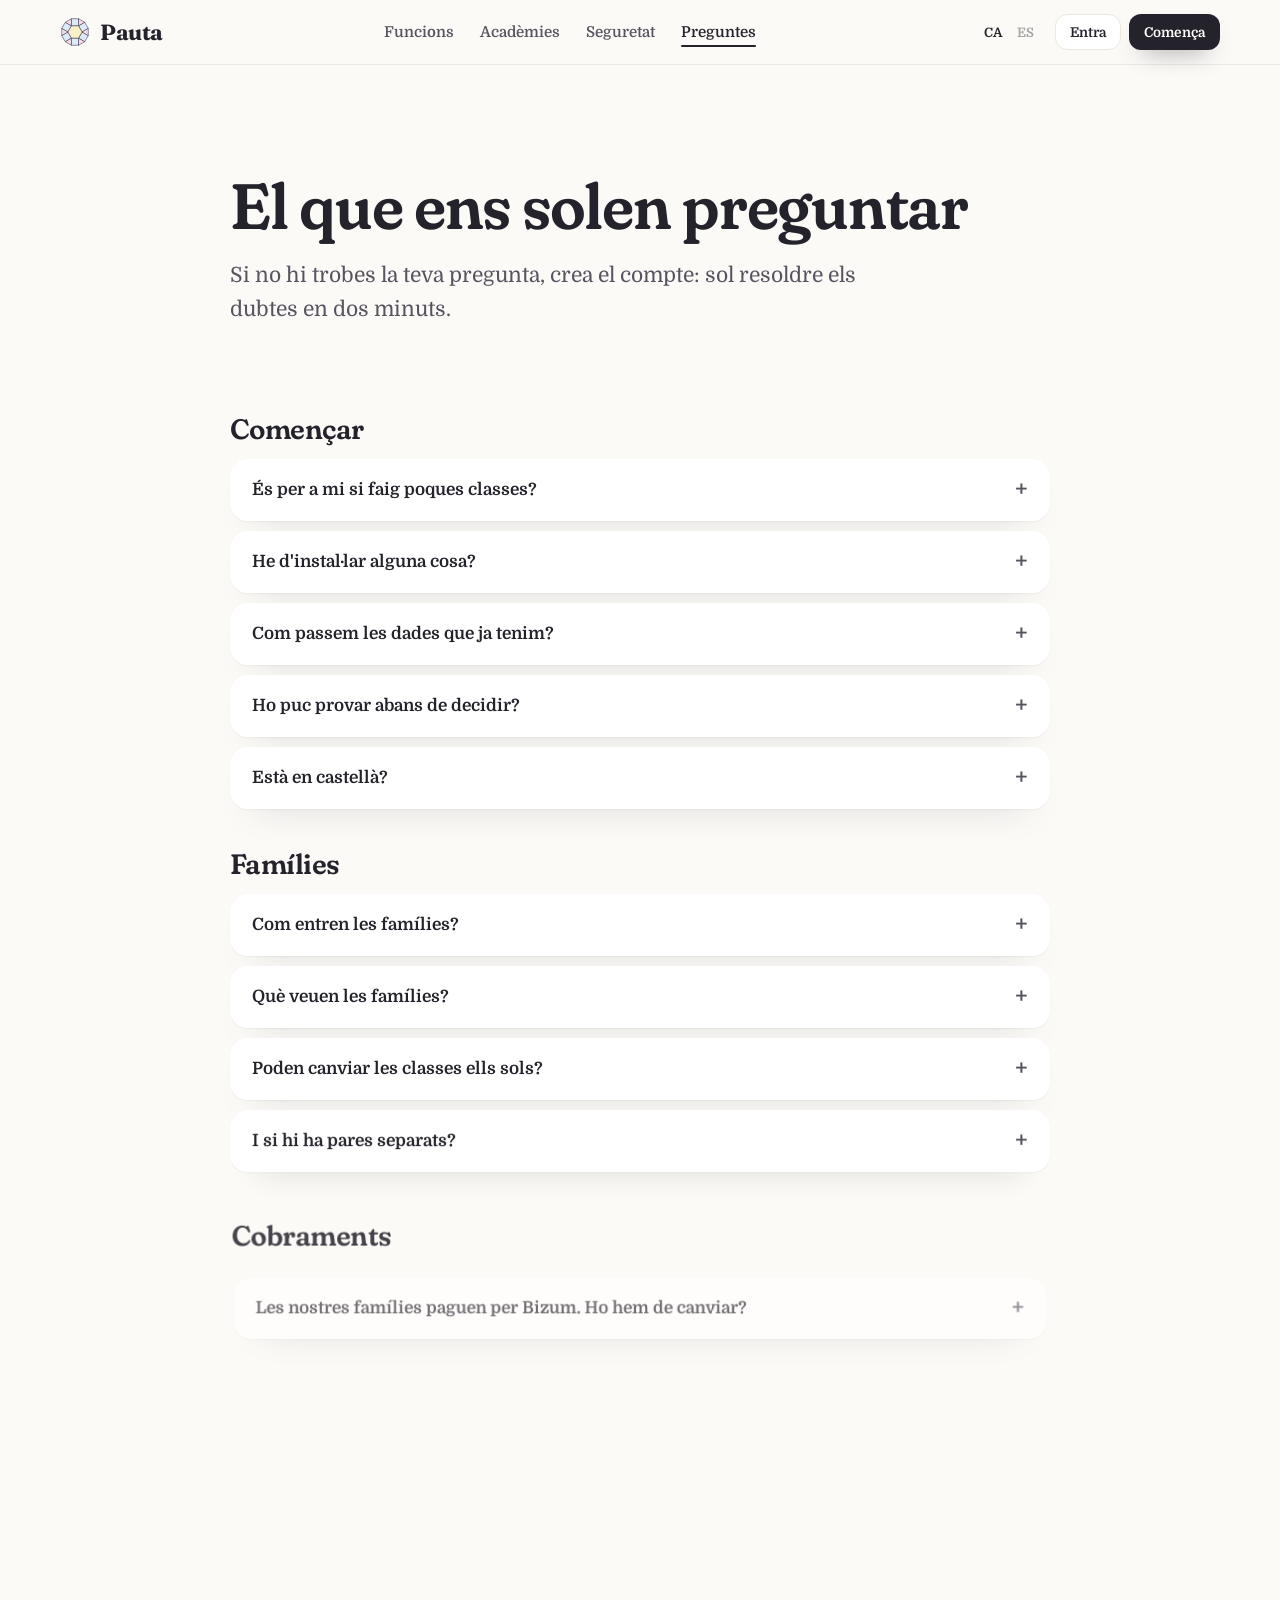
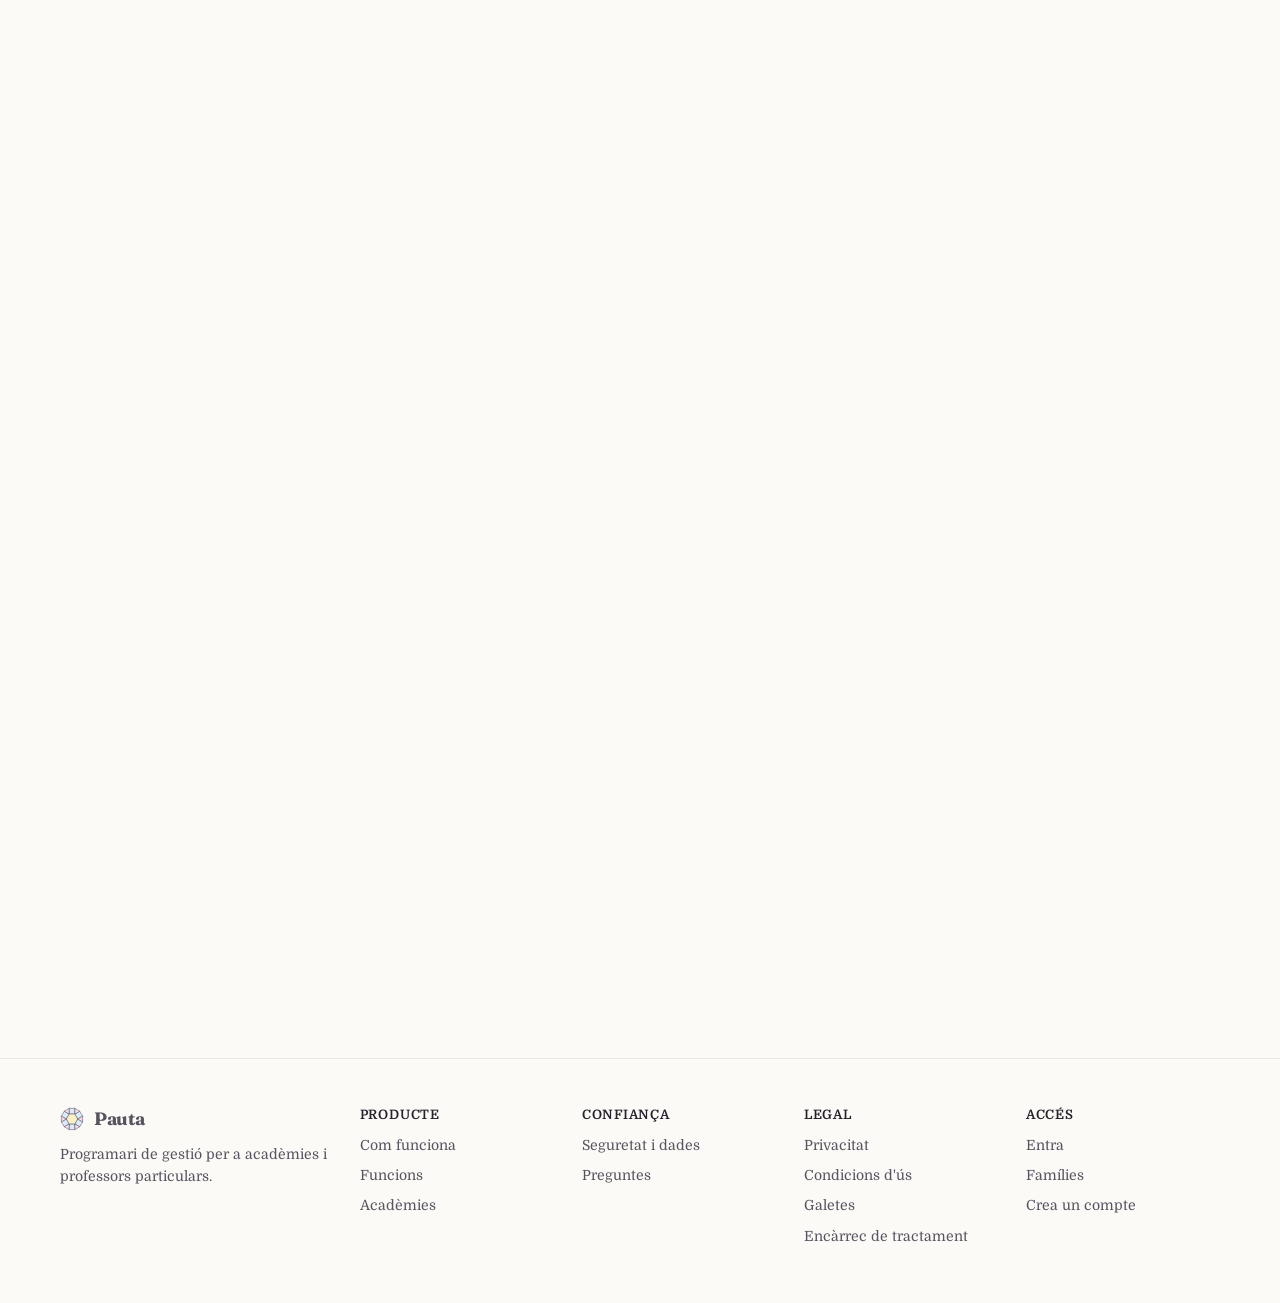
<file: preguntes.html>
<!doctype html>
<html lang="ca">
<head>
  <meta charset="utf-8">
  <meta name="viewport" content="width=device-width, initial-scale=1, viewport-fit=cover">
  <meta name="theme-color" content="#FBFAF7">
  <title>Preguntes freqüents · Pauta</title>
  <meta name="description" content="Respostes sobre com començar amb Pauta, les famílies, els cobraments, les acadèmies i les dades.">
  <link rel="icon" href="icon.svg" type="image/svg+xml">
  <link rel="stylesheet" href="site.css">
</head>
<body data-title-es="Preguntas frecuentes · Pauta" data-desc-es="Respuestas sobre cómo empezar con Pauta, las familias, los cobros, las academias y los datos.">
  <main>
    <section class="phero">
      <div class="wrap" style="max-width:820px">
        <h1 class="rv" data-es="Lo que nos suelen preguntar">El que ens solen preguntar</h1>
        <p class="lead rv" data-es="Si no encuentras tu pregunta, crea la cuenta: suele resolver las dudas en dos minutos.">Si no hi trobes la teva pregunta, crea el compte: sol resoldre els dubtes en dos minuts.</p>
      </div>
    </section>

    <section style="padding-top:0">
      <div class="wrap" style="max-width:820px">
        <div class="faqgroup">
          <h2 class="rv" data-es="Empezar">Començar</h2>
          <details class="q rv"><summary data-es="¿Es para mí si doy pocas clases?">És per a mi si faig poques classes?</summary><p data-es="Sí. Pauta funciona igual con 2 alumnos que con 200. Al empezar te hace unas preguntas y adapta las opciones a tu manera de trabajar.">Sí. Pauta funciona igual amb 2 alumnes que amb 200. En començar et fa unes preguntes i adapta les opcions a la teva manera de treballar.</p></details>
          <details class="q rv"><summary data-es="¿Tengo que instalar algo?">He d'instal·lar alguna cosa?</summary><p data-es="No. Funciona desde el navegador del móvil o del ordenador. Si quieres, la puedes instalar en la pantalla de inicio como una app.">No. Funciona des del navegador del mòbil o de l'ordinador. Si vols, la pots instal·lar a la pantalla d'inici com una app.</p></details>
          <details class="q rv"><summary data-es="¿Cómo pasamos los datos que ya tenemos?">Com passem les dades que ja tenim?</summary><p data-es="Exportas tu Excel o Google Sheets en CSV y lo importas. Pauta revisa cada fila antes de crear nada y puedes repetirlo sin duplicar alumnos.">Exportes el teu Excel o Google Sheets en CSV i l'importes. Pauta revisa cada fila abans de crear res i ho pots repetir sense duplicar alumnes.</p></details>
          <details class="q rv"><summary data-es="¿Lo puedo probar antes de decidir?">Ho puc provar abans de decidir?</summary><p data-es="Sí. Crear la cuenta es gratis y lleva dos minutos: empieza con tus propios alumnos y mira cómo lo ven las familias antes de decidir nada.">Sí. Crear el compte és gratuït i triga dos minuts: comença amb els teus propis alumnes i mira com ho veuen les famílies abans de decidir res.</p></details>
          <details class="q rv"><summary data-es="¿Está en castellano?">Està en castellà?</summary><p data-es="Pauta está en catalán por defecto y la puedes cambiar a castellano. Cada persona elige su idioma.">Pauta està en català per defecte i la pots canviar a castellà. Cada persona tria el seu idioma.</p></details>
        </div>

        <div class="faqgroup">
          <h2 class="rv" data-es="Familias">Famílies</h2>
          <details class="q rv"><summary data-es="¿Cómo entran las familias?">Com entren les famílies?</summary><p data-es="Les das un código corto o un enlace de invitación. Con él se dan de alta en un minuto, sin contraseñas. Para volver a entrar, ponen su correo y les llega un enlace nuevo.">Els dones un codi curt o un enllaç d'invitació. Amb ell es donen d'alta en un minut, sense contrasenyes. Per tornar a entrar, posen el seu correu i els arriba un enllaç nou.</p></details>
          <details class="q rv"><summary data-es="¿Qué ven las familias?">Què veuen les famílies?</summary><p data-es="El calendario de sus hijos, los recibos, los deberes, los materiales, el progreso y los avisos. Nada de otras familias.">El calendari dels seus fills, els rebuts, els deures, els materials, el progrés i els avisos. Res d'altres famílies.</p></details>
          <details class="q rv"><summary data-es="¿Pueden cambiar las clases ellos solos?">Poden canviar les classes ells sols?</summary><p data-es="No. Pueden proponer un cambio entre las horas libres del profesor, pero nada cambia hasta que lo apruebas.">No. Poden proposar un canvi entre les hores lliures del professor, però res no canvia fins que ho aproves.</p></details>
          <details class="q rv"><summary data-es="¿Y si hay padres separados?">I si hi ha pares separats?</summary><p data-es="Cada tutor legal puede tener su acceso y podéis repartir el recibo entre los dos, con el porcentaje que acordéis.">Cada tutor legal pot tenir el seu accés i podeu repartir el rebut entre tots dos, amb el percentatge que acordeu.</p></details>
        </div>

        <div class="faqgroup">
          <h2 class="rv" data-es="Cobros">Cobraments</h2>
          <details class="q rv"><summary data-es="Nuestras familias pagan por Bizum. ¿Tenemos que cambiarlo?">Les nostres famílies paguen per Bizum. Ho hem de canviar?</summary><p data-es="No. Puedes seguir marcando los pagos que llegan por Bizum, transferencia o en efectivo. El pago con tarjeta es una opción más, que activas cuando quieras.">No. Pots seguir marcant els pagaments que arriben per Bizum, transferència o en efectiu. El pagament amb targeta és una opció més, que actives quan vulguis.</p></details>
          <details class="q rv"><summary data-es="¿Cómo se calcula el recibo?">Com es calcula el rebut?</summary><p data-es="Con las clases del mes, tu política de faltas, los bonos, los desplazamientos y los descuentos. Lo revisas antes de enviarlo.">Amb les classes del mes, la teva política de faltes, els bons, els desplaçaments i els descomptes. El revises abans d'enviar-lo.</p></details>
          <details class="q rv"><summary data-es="¿Pauta hace mis impuestos?">Pauta em fa els impostos?</summary><p data-es="No. Pauta no hace de gestor. Hay un resumen de ingresos y gastos opcional, apagado por defecto, que solo ordena tus números si lo quieres.">No. Pauta no fa de gestor. Hi ha un resum d'ingressos i despeses opcional, apagat per defecte, que només ordena els teus números si el vols.</p></details>
        </div>

        <div class="faqgroup">
          <h2 class="rv" data-es="Academias">Acadèmies</h2>
          <details class="q rv"><summary data-es="¿Los profesores ven el dinero de la academia?">Els professors veuen els diners de l'acadèmia?</summary><p data-es="No. Cada tutor ve sus clases y sus alumnos. Los cobros, los recibos y la configuración solo los ve quien administra.">No. Cada tutor veu les seves classes i els seus alumnes. Els cobraments, els rebuts i la configuració només els veu qui administra.</p></details>
          <details class="q rv"><summary data-es="¿Cuántos alumnos aguanta?">Quants alumnes aguanta?</summary><p data-es="Está pensado para academias con cientos de alumnos: búsqueda, filtros por tutor y listas por páginas para que todo vaya rápido.">Està pensat per a acadèmies amb centenars d'alumnes: cerca, filtres per tutor i llistes per pàgines perquè tot vagi ràpid.</p></details>
          <details class="q rv"><summary data-es="¿Puedo organizar intensivos de Navidad o de verano?">Puc organitzar intensius de Nadal o d'estiu?</summary><p data-es="Sí. Creas el intensivo, avisas a todas las familias de una vez, ellas piden plaza y tú las apruebas. Las clases se crean solas.">Sí. Crees l'intensiu, avises totes les famílies d'un sol cop, elles demanen plaça i tu les aproves. Les classes es creen soles.</p></details>
        </div>

        <div class="faqgroup">
          <h2 class="rv" data-es="Datos">Dades</h2>
          <details class="q rv"><summary data-es="¿Y los datos de los menores?">I les dades dels menors?</summary><p data-es="El padre, la madre o el tutor legal da el consentimiento al dar de alta a la familia, y queda registrado. Los menores de 14 años no pueden tener cuenta; a partir de los 14, solo si la familia la crea, con los permisos que elija. Los datos son tuyos y los puedes exportar o borrar cuando quieras.">El pare, la mare o el tutor legal dona el consentiment en donar d'alta la família, i queda registrat. Els menors de 14 anys no poden tenir compte; a partir dels 14, només si la família el crea, amb els permisos que triï. Les dades són teves i les pots exportar o esborrar quan vulguis.</p></details>
          <details class="q rv"><summary data-es="¿Me puedo llevar los datos si me voy?">Me'n puc endur les dades si marxo?</summary><p data-es="Sí. Descargas todos los datos de la cuenta en un archivo y, si quieres, eliminas la cuenta con todo lo que contiene.">Sí. Descarregues totes les dades del compte en un fitxer i, si vols, elimines el compte amb tot el que conté.</p></details>
          <p class="rv" style="margin-top:18px;color:var(--ink2)"><span data-es="Más detalles en">Més detalls a</span> <a href="seguretat" style="font-weight:700;color:var(--ink);text-decoration:underline;text-underline-offset:3px" data-es="Seguridad y datos">Seguretat i dades</a>.</p>
        </div>
      </div>
    </section>

    <section style="padding-top:0">
      <div class="wrap"><div class="cta rv">
        <h2 data-es="La mejor respuesta es probarlo">La millor resposta és provar-ho</h2>
        <p class="lead" data-es="Dos minutos con tu primera clase y sabrás si Pauta es para ti.">Dos minuts amb la teva primera classe i sabràs si Pauta és per a tu.</p>
        <div class="row"><a class="btn prim" href="https://pauta-apt.pages.dev/app?onboarding" data-es="Empieza ahora">Comença ara</a></div>
      </div></div>
    </section>
  </main>
  <script src="site.js"></script>
</body>
</html>
</file>
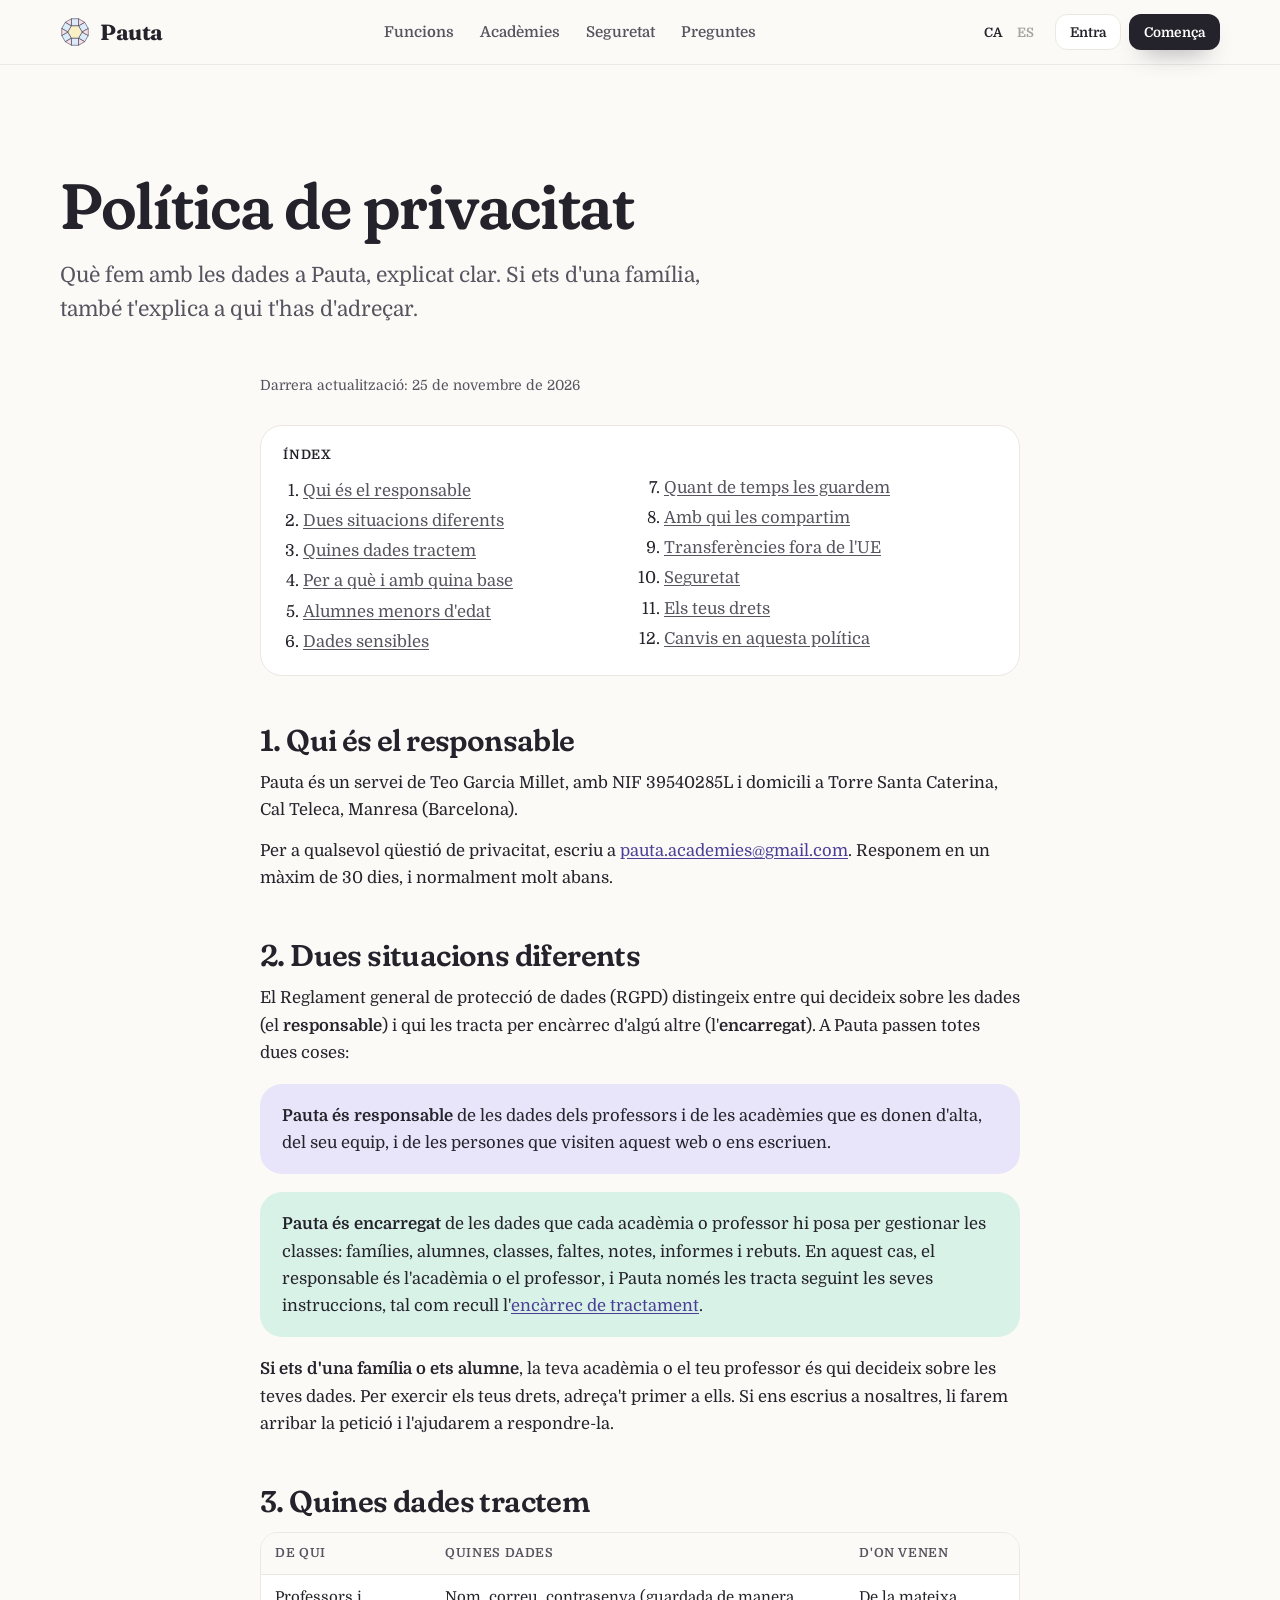
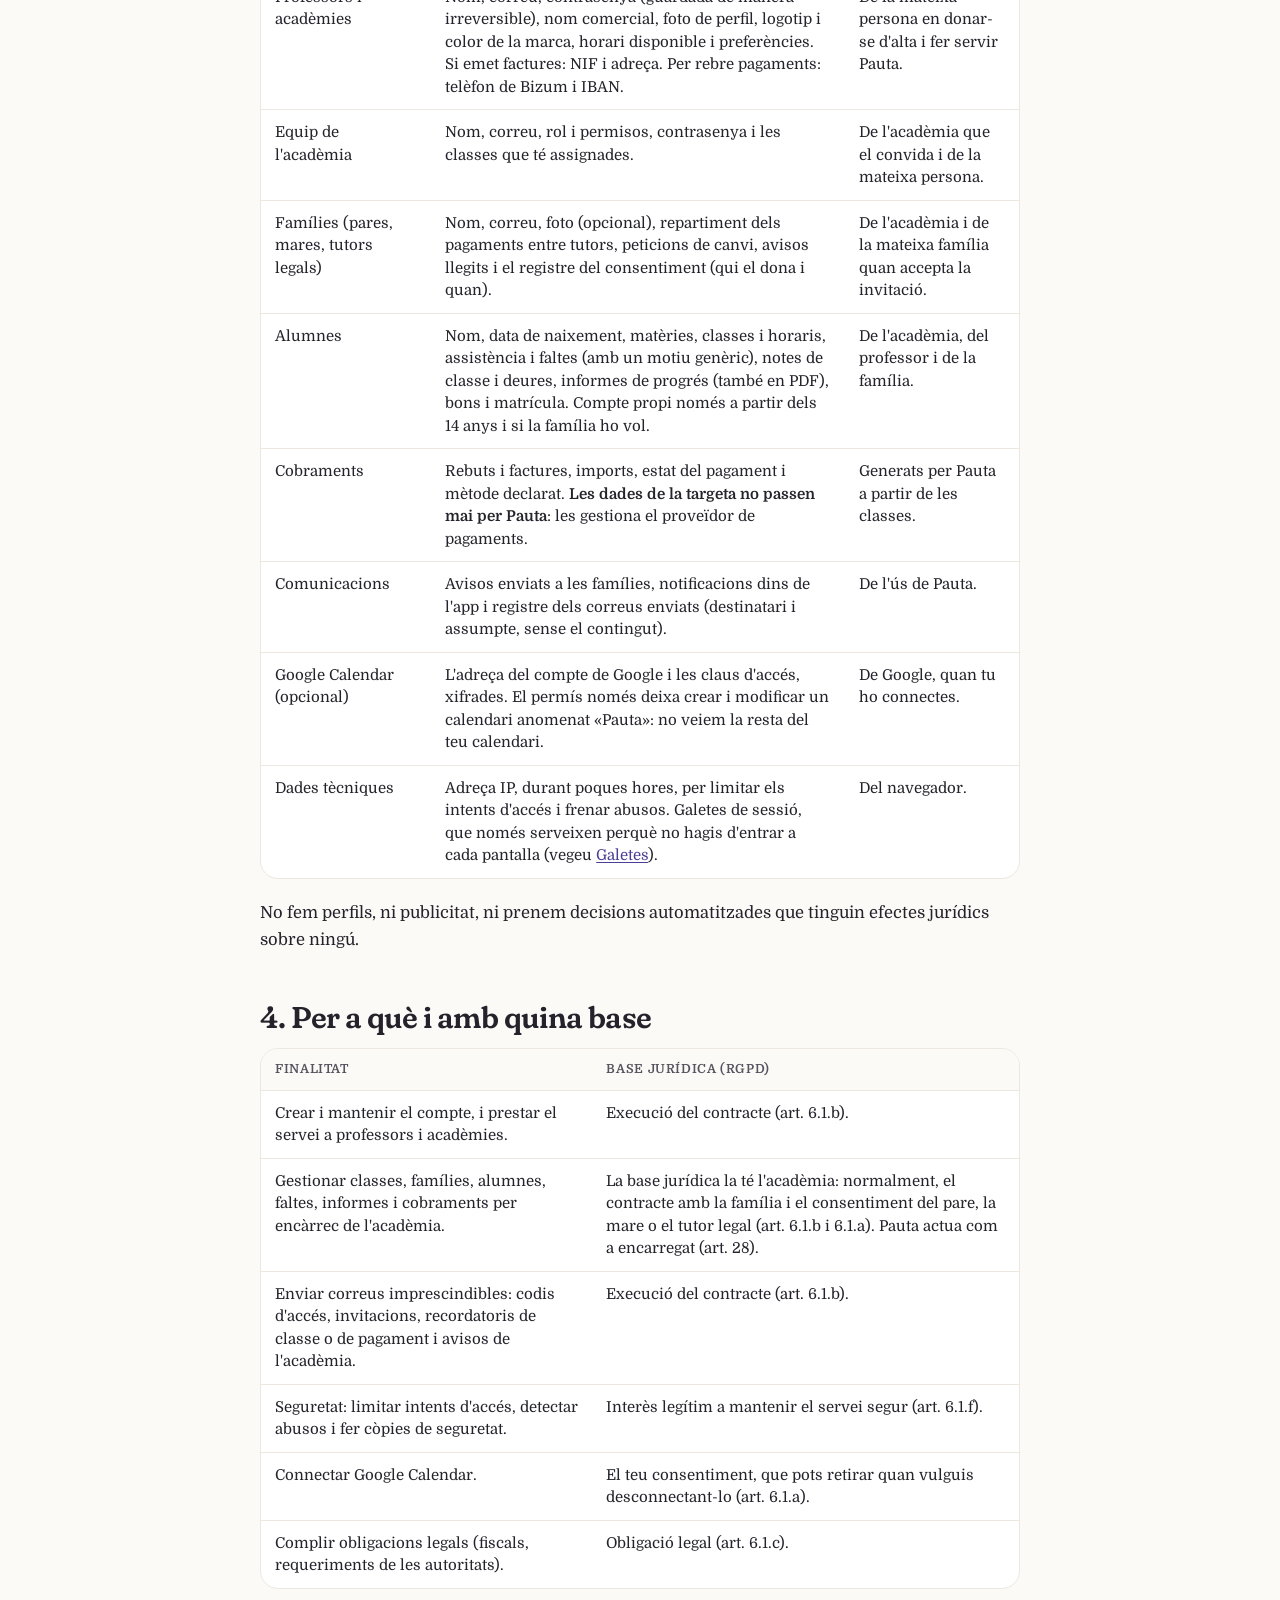
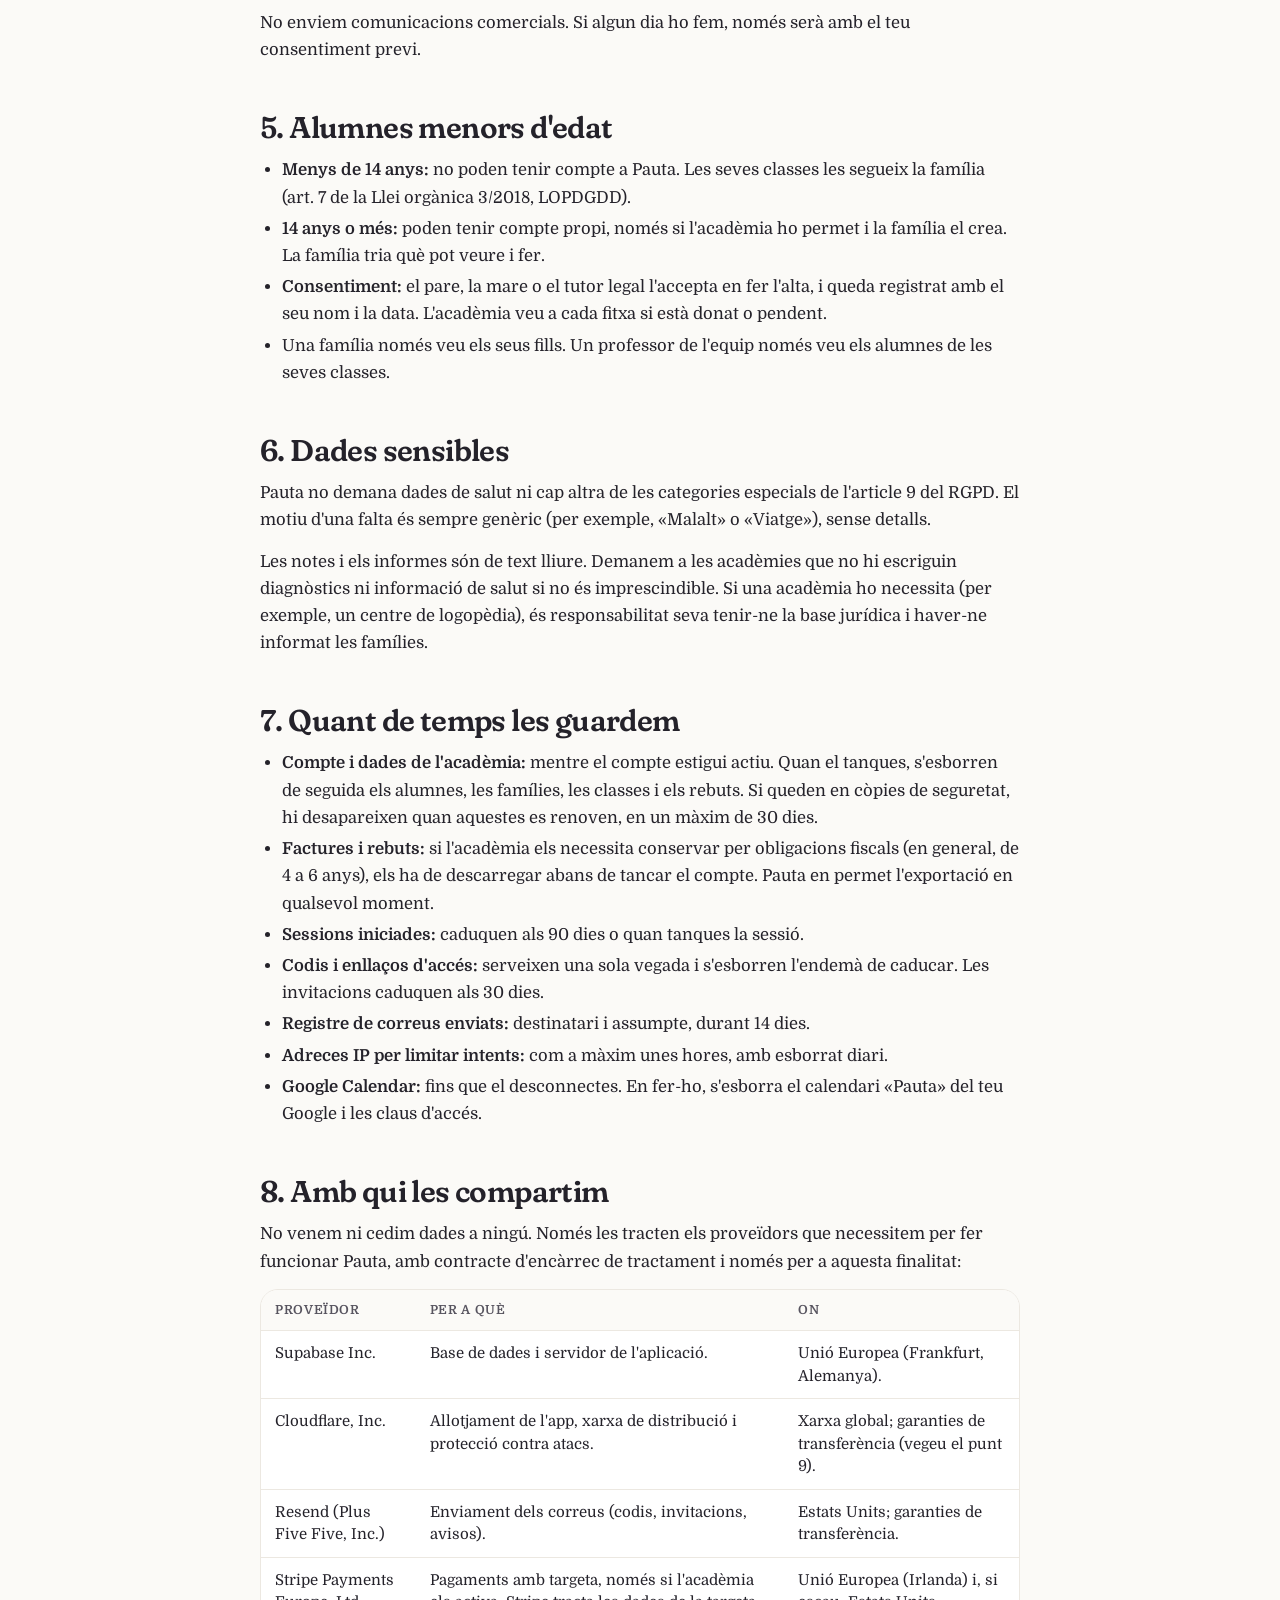
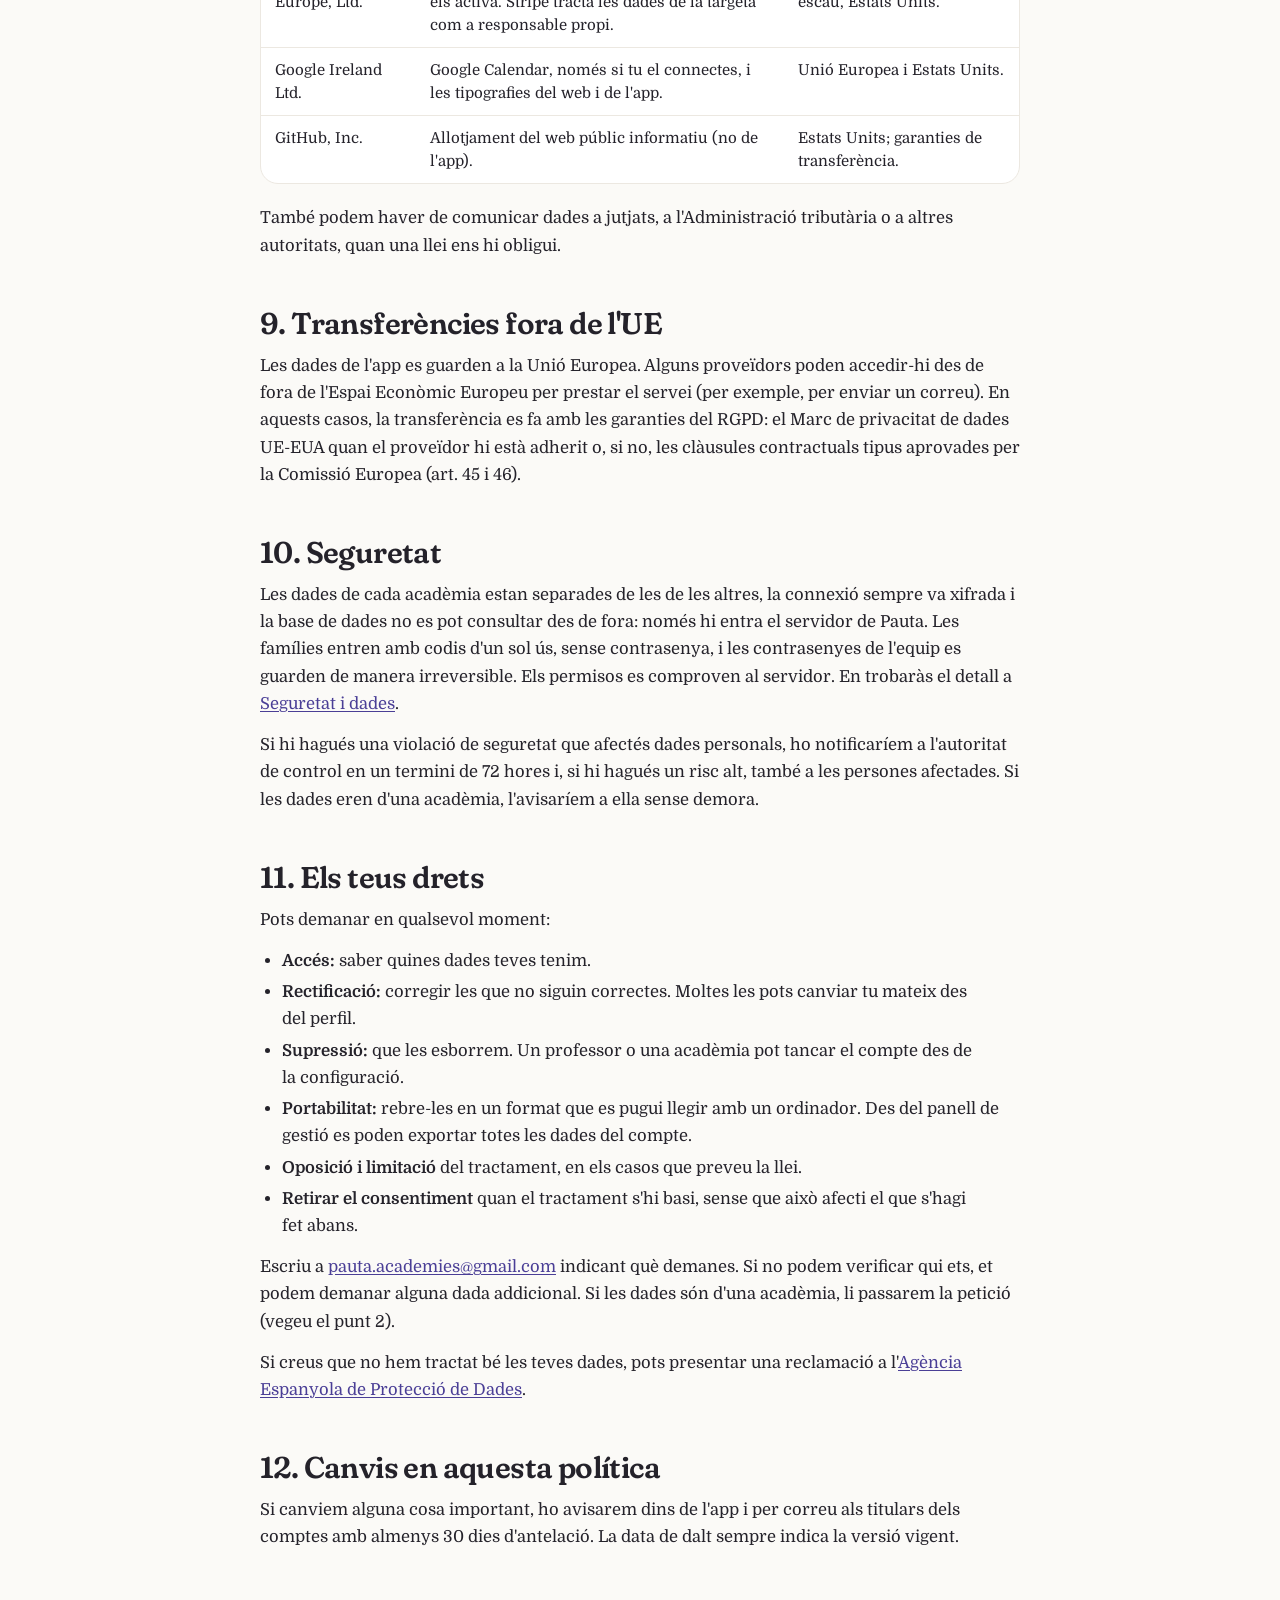
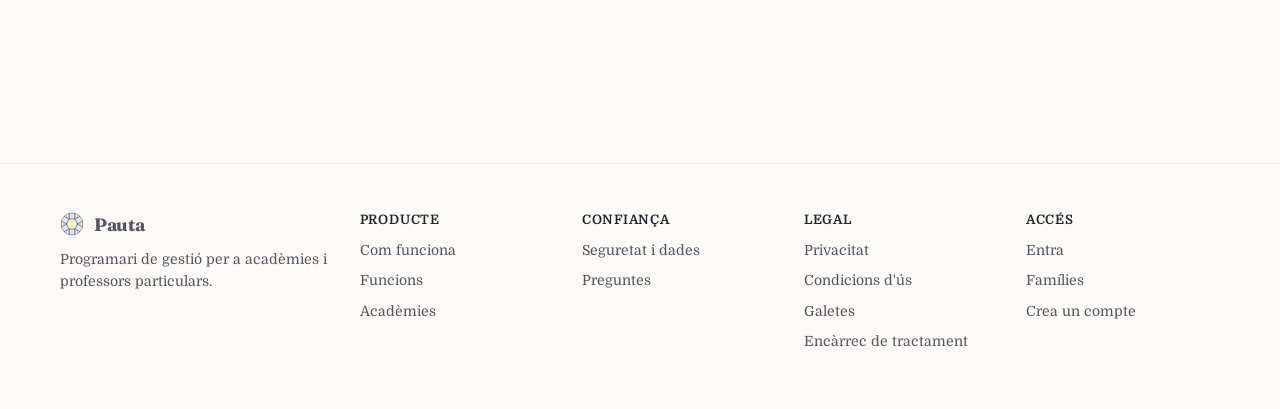
<file: privacitat.html>
<!doctype html>
<html lang="ca">
<head>
  <meta charset="utf-8">
  <meta name="viewport" content="width=device-width, initial-scale=1, viewport-fit=cover">
  <meta name="theme-color" content="#FBFAF7">
  <title>Política de privacitat · Pauta</title>
  <meta name="description" content="Quines dades tracta Pauta, per a què, quant de temps les guarda, amb qui les comparteix i com pots exercir els teus drets.">
  <link rel="icon" href="icon.svg" type="image/svg+xml">
  <link rel="stylesheet" href="site.css">
</head>
<body data-title-es="Política de privacidad · Pauta" data-desc-es="Qué datos trata Pauta, para qué, cuánto tiempo los guarda, con quién los comparte y cómo puedes ejercer tus derechos.">
  <main>
    <section class="phero">
      <div class="wrap">
        <h1 data-es="Política de privacidad">Política de privacitat</h1>
        <p class="lead" data-es="Qué hacemos con los datos en Pauta, explicado claro. Si eres de una familia, también te explica a quién dirigirte.">Què fem amb les dades a Pauta, explicat clar. Si ets d'una família, també t'explica a qui t'has d'adreçar.</p>
      </div>
    </section>
    <section style="padding-top:0">
      <div class="wrap legal" data-lang="ca">
        <p class="updated">Darrera actualització: 25 de novembre de 2026</p>
        <nav class="toc" aria-label="Índex"><b>Índex</b><ol>
          <li><a href="#qui">Qui és el responsable</a></li>
          <li><a href="#rols">Dues situacions diferents</a></li>
          <li><a href="#dades">Quines dades tractem</a></li>
          <li><a href="#finalitats">Per a què i amb quina base</a></li>
          <li><a href="#menors">Alumnes menors d'edat</a></li>
          <li><a href="#sensibles">Dades sensibles</a></li>
          <li><a href="#termini">Quant de temps les guardem</a></li>
          <li><a href="#proveidors">Amb qui les compartim</a></li>
          <li><a href="#transferencies">Transferències fora de l'UE</a></li>
          <li><a href="#seguretat">Seguretat</a></li>
          <li><a href="#drets">Els teus drets</a></li>
          <li><a href="#canvis">Canvis en aquesta política</a></li>
        </ol></nav>

        <h2 id="qui">1. Qui és el responsable</h2>
        <p>Pauta és un servei de <span data-legal="titular"></span>, amb NIF <span data-legal="nif"></span> i domicili a <span data-legal="adreca"></span>.</p>
        <p>Per a qualsevol qüestió de privacitat, escriu a <a data-legal="correu" href="#"></a>. Responem en un màxim de 30 dies, i normalment molt abans.</p>

        <h2 id="rols">2. Dues situacions diferents</h2>
        <p>El Reglament general de protecció de dades (RGPD) distingeix entre qui decideix sobre les dades (el <b>responsable</b>) i qui les tracta per encàrrec d'algú altre (l'<b>encarregat</b>). A Pauta passen totes dues coses:</p>
        <div class="box" style="--c:var(--lav)"><p><b>Pauta és responsable</b> de les dades dels professors i de les acadèmies que es donen d'alta, del seu equip, i de les persones que visiten aquest web o ens escriuen.</p></div>
        <div class="box" style="--c:var(--men)"><p><b>Pauta és encarregat</b> de les dades que cada acadèmia o professor hi posa per gestionar les classes: famílies, alumnes, classes, faltes, notes, informes i rebuts. En aquest cas, el responsable és l'acadèmia o el professor, i Pauta només les tracta seguint les seves instruccions, tal com recull l'<a href="encarrec">encàrrec de tractament</a>.</p></div>
        <p><b>Si ets d'una família o ets alumne</b>, la teva acadèmia o el teu professor és qui decideix sobre les teves dades. Per exercir els teus drets, adreça't primer a ells. Si ens escrius a nosaltres, li farem arribar la petició i l'ajudarem a respondre-la.</p>

        <h2 id="dades">3. Quines dades tractem</h2>
        <div class="tbl"><table>
          <thead><tr><th>De qui</th><th>Quines dades</th><th>D'on venen</th></tr></thead>
          <tbody>
            <tr><td>Professors i acadèmies</td><td>Nom, correu, contrasenya (guardada de manera irreversible), nom comercial, foto de perfil, logotip i color de la marca, horari disponible i preferències. Si emet factures: NIF i adreça. Per rebre pagaments: telèfon de Bizum i IBAN.</td><td>De la mateixa persona en donar-se d'alta i fer servir Pauta.</td></tr>
            <tr><td>Equip de l'acadèmia</td><td>Nom, correu, rol i permisos, contrasenya i les classes que té assignades.</td><td>De l'acadèmia que el convida i de la mateixa persona.</td></tr>
            <tr><td>Famílies (pares, mares, tutors legals)</td><td>Nom, correu, foto (opcional), repartiment dels pagaments entre tutors, peticions de canvi, avisos llegits i el registre del consentiment (qui el dona i quan).</td><td>De l'acadèmia i de la mateixa família quan accepta la invitació.</td></tr>
            <tr><td>Alumnes</td><td>Nom, data de naixement, matèries, classes i horaris, assistència i faltes (amb un motiu genèric), notes de classe i deures, informes de progrés (també en PDF), bons i matrícula. Compte propi només a partir dels 14 anys i si la família ho vol.</td><td>De l'acadèmia, del professor i de la família.</td></tr>
            <tr><td>Cobraments</td><td>Rebuts i factures, imports, estat del pagament i mètode declarat. <b>Les dades de la targeta no passen mai per Pauta</b>: les gestiona el proveïdor de pagaments.</td><td>Generats per Pauta a partir de les classes.</td></tr>
            <tr><td>Comunicacions</td><td>Avisos enviats a les famílies, notificacions dins de l'app i registre dels correus enviats (destinatari i assumpte, sense el contingut).</td><td>De l'ús de Pauta.</td></tr>
            <tr><td>Google Calendar (opcional)</td><td>L'adreça del compte de Google i les claus d'accés, xifrades. El permís només deixa crear i modificar un calendari anomenat «Pauta»: no veiem la resta del teu calendari.</td><td>De Google, quan tu ho connectes.</td></tr>
            <tr><td>Dades tècniques</td><td>Adreça IP, durant poques hores, per limitar els intents d'accés i frenar abusos. Galetes de sessió, que només serveixen perquè no hagis d'entrar a cada pantalla (vegeu <a href="galetes">Galetes</a>).</td><td>Del navegador.</td></tr>
          </tbody>
        </table></div>
        <p>No fem perfils, ni publicitat, ni prenem decisions automatitzades que tinguin efectes jurídics sobre ningú.</p>

        <h2 id="finalitats">4. Per a què i amb quina base</h2>
        <div class="tbl"><table>
          <thead><tr><th>Finalitat</th><th>Base jurídica (RGPD)</th></tr></thead>
          <tbody>
            <tr><td>Crear i mantenir el compte, i prestar el servei a professors i acadèmies.</td><td>Execució del contracte (art. 6.1.b).</td></tr>
            <tr><td>Gestionar classes, famílies, alumnes, faltes, informes i cobraments per encàrrec de l'acadèmia.</td><td>La base jurídica la té l'acadèmia: normalment, el contracte amb la família i el consentiment del pare, la mare o el tutor legal (art. 6.1.b i 6.1.a). Pauta actua com a encarregat (art. 28).</td></tr>
            <tr><td>Enviar correus imprescindibles: codis d'accés, invitacions, recordatoris de classe o de pagament i avisos de l'acadèmia.</td><td>Execució del contracte (art. 6.1.b).</td></tr>
            <tr><td>Seguretat: limitar intents d'accés, detectar abusos i fer còpies de seguretat.</td><td>Interès legítim a mantenir el servei segur (art. 6.1.f).</td></tr>
            <tr><td>Connectar Google Calendar.</td><td>El teu consentiment, que pots retirar quan vulguis desconnectant-lo (art. 6.1.a).</td></tr>
            <tr><td>Complir obligacions legals (fiscals, requeriments de les autoritats).</td><td>Obligació legal (art. 6.1.c).</td></tr>
          </tbody>
        </table></div>
        <p>No enviem comunicacions comercials. Si algun dia ho fem, només serà amb el teu consentiment previ.</p>

        <h2 id="menors">5. Alumnes menors d'edat</h2>
        <ul>
          <li><b>Menys de 14 anys:</b> no poden tenir compte a Pauta. Les seves classes les segueix la família (art. 7 de la Llei orgànica 3/2018, LOPDGDD).</li>
          <li><b>14 anys o més:</b> poden tenir compte propi, només si l'acadèmia ho permet i la família el crea. La família tria què pot veure i fer.</li>
          <li><b>Consentiment:</b> el pare, la mare o el tutor legal l'accepta en fer l'alta, i queda registrat amb el seu nom i la data. L'acadèmia veu a cada fitxa si està donat o pendent.</li>
          <li>Una família només veu els seus fills. Un professor de l'equip només veu els alumnes de les seves classes.</li>
        </ul>

        <h2 id="sensibles">6. Dades sensibles</h2>
        <p>Pauta no demana dades de salut ni cap altra de les categories especials de l'article 9 del RGPD. El motiu d'una falta és sempre genèric (per exemple, «Malalt» o «Viatge»), sense detalls.</p>
        <p>Les notes i els informes són de text lliure. Demanem a les acadèmies que no hi escriguin diagnòstics ni informació de salut si no és imprescindible. Si una acadèmia ho necessita (per exemple, un centre de logopèdia), és responsabilitat seva tenir-ne la base jurídica i haver-ne informat les famílies.</p>

        <h2 id="termini">7. Quant de temps les guardem</h2>
        <ul>
          <li><b>Compte i dades de l'acadèmia:</b> mentre el compte estigui actiu. Quan el tanques, s'esborren de seguida els alumnes, les famílies, les classes i els rebuts. Si queden en còpies de seguretat, hi desapareixen quan aquestes es renoven, en un màxim de 30 dies.</li>
          <li><b>Factures i rebuts:</b> si l'acadèmia els necessita conservar per obligacions fiscals (en general, de 4 a 6 anys), els ha de descarregar abans de tancar el compte. Pauta en permet l'exportació en qualsevol moment.</li>
          <li><b>Sessions iniciades:</b> caduquen als 90 dies o quan tanques la sessió.</li>
          <li><b>Codis i enllaços d'accés:</b> serveixen una sola vegada i s'esborren l'endemà de caducar. Les invitacions caduquen als 30 dies.</li>
          <li><b>Registre de correus enviats:</b> destinatari i assumpte, durant 14 dies.</li>
          <li><b>Adreces IP per limitar intents:</b> com a màxim unes hores, amb esborrat diari.</li>
          <li><b>Google Calendar:</b> fins que el desconnectes. En fer-ho, s'esborra el calendari «Pauta» del teu Google i les claus d'accés.</li>
        </ul>

        <h2 id="proveidors">8. Amb qui les compartim</h2>
        <p>No venem ni cedim dades a ningú. Només les tracten els proveïdors que necessitem per fer funcionar Pauta, amb contracte d'encàrrec de tractament i només per a aquesta finalitat:</p>
        <div class="tbl"><table>
          <thead><tr><th>Proveïdor</th><th>Per a què</th><th>On</th></tr></thead>
          <tbody>
            <tr><td>Supabase Inc.</td><td>Base de dades i servidor de l'aplicació.</td><td>Unió Europea (Frankfurt, Alemanya).</td></tr>
            <tr><td>Cloudflare, Inc.</td><td>Allotjament de l'app, xarxa de distribució i protecció contra atacs.</td><td>Xarxa global; garanties de transferència (vegeu el punt 9).</td></tr>
            <tr><td>Resend (Plus Five Five, Inc.)</td><td>Enviament dels correus (codis, invitacions, avisos).</td><td>Estats Units; garanties de transferència.</td></tr>
            <tr><td>Stripe Payments Europe, Ltd.</td><td>Pagaments amb targeta, només si l'acadèmia els activa. Stripe tracta les dades de la targeta com a responsable propi.</td><td>Unió Europea (Irlanda) i, si escau, Estats Units.</td></tr>
            <tr><td>Google Ireland Ltd.</td><td>Google Calendar, només si tu el connectes, i les tipografies del web i de l'app.</td><td>Unió Europea i Estats Units.</td></tr>
            <tr><td>GitHub, Inc.</td><td>Allotjament del web públic informatiu (no de l'app).</td><td>Estats Units; garanties de transferència.</td></tr>
          </tbody>
        </table></div>
        <p>També podem haver de comunicar dades a jutjats, a l'Administració tributària o a altres autoritats, quan una llei ens hi obligui.</p>

        <h2 id="transferencies">9. Transferències fora de l'UE</h2>
        <p>Les dades de l'app es guarden a la Unió Europea. Alguns proveïdors poden accedir-hi des de fora de l'Espai Econòmic Europeu per prestar el servei (per exemple, per enviar un correu). En aquests casos, la transferència es fa amb les garanties del RGPD: el Marc de privacitat de dades UE-EUA quan el proveïdor hi està adherit o, si no, les clàusules contractuals tipus aprovades per la Comissió Europea (art. 45 i 46).</p>

        <h2 id="seguretat">10. Seguretat</h2>
        <p>Les dades de cada acadèmia estan separades de les de les altres, la connexió sempre va xifrada i la base de dades no es pot consultar des de fora: només hi entra el servidor de Pauta. Les famílies entren amb codis d'un sol ús, sense contrasenya, i les contrasenyes de l'equip es guarden de manera irreversible. Els permisos es comproven al servidor. En trobaràs el detall a <a href="seguretat">Seguretat i dades</a>.</p>
        <p>Si hi hagués una violació de seguretat que afectés dades personals, ho notificaríem a l'autoritat de control en un termini de 72 hores i, si hi hagués un risc alt, també a les persones afectades. Si les dades eren d'una acadèmia, l'avisaríem a ella sense demora.</p>

        <h2 id="drets">11. Els teus drets</h2>
        <p>Pots demanar en qualsevol moment:</p>
        <ul>
          <li><b>Accés:</b> saber quines dades teves tenim.</li>
          <li><b>Rectificació:</b> corregir les que no siguin correctes. Moltes les pots canviar tu mateix des del perfil.</li>
          <li><b>Supressió:</b> que les esborrem. Un professor o una acadèmia pot tancar el compte des de la configuració.</li>
          <li><b>Portabilitat:</b> rebre-les en un format que es pugui llegir amb un ordinador. Des del panell de gestió es poden exportar totes les dades del compte.</li>
          <li><b>Oposició i limitació</b> del tractament, en els casos que preveu la llei.</li>
          <li><b>Retirar el consentiment</b> quan el tractament s'hi basi, sense que això afecti el que s'hagi fet abans.</li>
        </ul>
        <p>Escriu a <a data-legal="correu" href="#"></a> indicant què demanes. Si no podem verificar qui ets, et podem demanar alguna dada addicional. Si les dades són d'una acadèmia, li passarem la petició (vegeu el punt 2).</p>
        <p>Si creus que no hem tractat bé les teves dades, pots presentar una reclamació a l'<a href="https://www.aepd.es" rel="noopener">Agència Espanyola de Protecció de Dades</a>.</p>

        <h2 id="canvis">12. Canvis en aquesta política</h2>
        <p>Si canviem alguna cosa important, ho avisarem dins de l'app i per correu als titulars dels comptes amb almenys 30 dies d'antelació. La data de dalt sempre indica la versió vigent.</p>
      </div>
      <div class="wrap legal" data-lang="es" hidden>
        <p class="updated">Última actualización: 25 de noviembre de 2026</p>
        <nav class="toc" aria-label="Índice"><b>Índice</b><ol>
          <li><a href="#es-qui">Quién es el responsable</a></li>
          <li><a href="#es-rols">Dos situaciones distintas</a></li>
          <li><a href="#es-dades">Qué datos tratamos</a></li>
          <li><a href="#es-finalitats">Para qué y con qué base</a></li>
          <li><a href="#es-menors">Alumnos menores de edad</a></li>
          <li><a href="#es-sensibles">Datos sensibles</a></li>
          <li><a href="#es-termini">Cuánto tiempo los guardamos</a></li>
          <li><a href="#es-proveidors">Con quién los compartimos</a></li>
          <li><a href="#es-transferencies">Transferencias fuera de la UE</a></li>
          <li><a href="#es-seguretat">Seguridad</a></li>
          <li><a href="#es-drets">Tus derechos</a></li>
          <li><a href="#es-canvis">Cambios en esta política</a></li>
        </ol></nav>

        <h2 id="es-qui">1. Quién es el responsable</h2>
        <p>Pauta es un servicio de <span data-legal="titular"></span>, con NIF <span data-legal="nif"></span> y domicilio en <span data-legal="adreca"></span>.</p>
        <p>Para cualquier cuestión de privacidad, escribe a <a data-legal="correu" href="#"></a>. Respondemos en un máximo de 30 días, y normalmente mucho antes.</p>

        <h2 id="es-rols">2. Dos situaciones distintas</h2>
        <p>El Reglamento general de protección de datos (RGPD) distingue entre quien decide sobre los datos (el <b>responsable</b>) y quien los trata por encargo de otro (el <b>encargado</b>). En Pauta se dan las dos cosas:</p>
        <div class="box" style="--c:var(--lav)"><p><b>Pauta es responsable</b> de los datos de los profesores y de las academias que se dan de alta, de su equipo, y de las personas que visitan esta web o nos escriben.</p></div>
        <div class="box" style="--c:var(--men)"><p><b>Pauta es encargado</b> de los datos que cada academia o profesor introduce para gestionar las clases: familias, alumnos, clases, faltas, notas, informes y recibos. En este caso, el responsable es la academia o el profesor, y Pauta solo los trata siguiendo sus instrucciones, tal como recoge el <a href="encarrec">encargo de tratamiento</a>.</p></div>
        <p><b>Si eres de una familia o eres alumno</b>, tu academia o tu profesor es quien decide sobre tus datos. Para ejercer tus derechos, dirígete primero a ellos. Si nos escribes a nosotros, le haremos llegar la petición y le ayudaremos a responderla.</p>

        <h2 id="es-dades">3. Qué datos tratamos</h2>
        <div class="tbl"><table>
          <thead><tr><th>De quién</th><th>Qué datos</th><th>De dónde vienen</th></tr></thead>
          <tbody>
            <tr><td>Profesores y academias</td><td>Nombre, correo, contraseña (guardada de forma irreversible), nombre comercial, foto de perfil, logotipo y color de la marca, horario disponible y preferencias. Si emite facturas: NIF y dirección. Para recibir pagos: teléfono de Bizum e IBAN.</td><td>De la propia persona al darse de alta y usar Pauta.</td></tr>
            <tr><td>Equipo de la academia</td><td>Nombre, correo, rol y permisos, contraseña y las clases que tiene asignadas.</td><td>De la academia que lo invita y de la propia persona.</td></tr>
            <tr><td>Familias (padres, madres, tutores legales)</td><td>Nombre, correo, foto (opcional), reparto de los pagos entre tutores, peticiones de cambio, avisos leídos y el registro del consentimiento (quién lo da y cuándo).</td><td>De la academia y de la propia familia al aceptar la invitación.</td></tr>
            <tr><td>Alumnos</td><td>Nombre, fecha de nacimiento, asignaturas, clases y horarios, asistencia y faltas (con un motivo genérico), notas de clase y deberes, informes de progreso (también en PDF), bonos y matrícula. Cuenta propia solo a partir de los 14 años y si la familia quiere.</td><td>De la academia, del profesor y de la familia.</td></tr>
            <tr><td>Cobros</td><td>Recibos y facturas, importes, estado del pago y método declarado. <b>Los datos de la tarjeta nunca pasan por Pauta</b>: los gestiona el proveedor de pagos.</td><td>Generados por Pauta a partir de las clases.</td></tr>
            <tr><td>Comunicaciones</td><td>Avisos enviados a las familias, notificaciones dentro de la app y registro de los correos enviados (destinatario y asunto, sin el contenido).</td><td>Del uso de Pauta.</td></tr>
            <tr><td>Google Calendar (opcional)</td><td>La dirección de la cuenta de Google y las claves de acceso, cifradas. El permiso solo deja crear y modificar un calendario llamado «Pauta»: no vemos el resto de tu calendario.</td><td>De Google, cuando tú lo conectas.</td></tr>
            <tr><td>Datos técnicos</td><td>Dirección IP, durante pocas horas, para limitar los intentos de acceso y frenar abusos. Cookies de sesión, que solo sirven para que no tengas que entrar en cada pantalla (ver <a href="galetes">Cookies</a>).</td><td>Del navegador.</td></tr>
          </tbody>
        </table></div>
        <p>No hacemos perfiles ni publicidad, ni tomamos decisiones automatizadas que tengan efectos jurídicos sobre nadie.</p>

        <h2 id="es-finalitats">4. Para qué y con qué base</h2>
        <div class="tbl"><table>
          <thead><tr><th>Finalidad</th><th>Base jurídica (RGPD)</th></tr></thead>
          <tbody>
            <tr><td>Crear y mantener la cuenta, y prestar el servicio a profesores y academias.</td><td>Ejecución del contrato (art. 6.1.b).</td></tr>
            <tr><td>Gestionar clases, familias, alumnos, faltas, informes y cobros por encargo de la academia.</td><td>La base jurídica la tiene la academia: normalmente, el contrato con la familia y el consentimiento del padre, la madre o el tutor legal (art. 6.1.b y 6.1.a). Pauta actúa como encargado (art. 28).</td></tr>
            <tr><td>Enviar correos imprescindibles: códigos de acceso, invitaciones, recordatorios de clase o de pago y avisos de la academia.</td><td>Ejecución del contrato (art. 6.1.b).</td></tr>
            <tr><td>Seguridad: limitar intentos de acceso, detectar abusos y hacer copias de seguridad.</td><td>Interés legítimo en mantener el servicio seguro (art. 6.1.f).</td></tr>
            <tr><td>Conectar Google Calendar.</td><td>Tu consentimiento, que puedes retirar cuando quieras desconectándolo (art. 6.1.a).</td></tr>
            <tr><td>Cumplir obligaciones legales (fiscales, requerimientos de las autoridades).</td><td>Obligación legal (art. 6.1.c).</td></tr>
          </tbody>
        </table></div>
        <p>No enviamos comunicaciones comerciales. Si algún día lo hacemos, solo será con tu consentimiento previo.</p>

        <h2 id="es-menors">5. Alumnos menores de edad</h2>
        <ul>
          <li><b>Menos de 14 años:</b> no pueden tener cuenta en Pauta. Sus clases las sigue la familia (art. 7 de la Ley Orgánica 3/2018, LOPDGDD).</li>
          <li><b>14 años o más:</b> pueden tener cuenta propia, solo si la academia lo permite y la familia la crea. La familia elige qué puede ver y hacer.</li>
          <li><b>Consentimiento:</b> el padre, la madre o el tutor legal lo acepta al darse de alta, y queda registrado con su nombre y la fecha. La academia ve en cada ficha si está dado o pendiente.</li>
          <li>Una familia solo ve a sus hijos. Un profesor del equipo solo ve a los alumnos de sus clases.</li>
        </ul>

        <h2 id="es-sensibles">6. Datos sensibles</h2>
        <p>Pauta no pide datos de salud ni ninguna otra de las categorías especiales del artículo 9 del RGPD. El motivo de una falta es siempre genérico (por ejemplo, «Enfermo» o «Viaje»), sin detalles.</p>
        <p>Las notas y los informes son de texto libre. Pedimos a las academias que no escriban diagnósticos ni información de salud si no es imprescindible. Si una academia lo necesita (por ejemplo, un centro de logopedia), es responsabilidad suya contar con la base jurídica y haber informado a las familias.</p>

        <h2 id="es-termini">7. Cuánto tiempo los guardamos</h2>
        <ul>
          <li><b>Cuenta y datos de la academia:</b> mientras la cuenta esté activa. Al cerrarla, se borran enseguida los alumnos, las familias, las clases y los recibos. Si quedan en copias de seguridad, desaparecen cuando estas se renuevan, en un máximo de 30 días.</li>
          <li><b>Facturas y recibos:</b> si la academia los necesita conservar por obligaciones fiscales (en general, de 4 a 6 años), debe descargarlos antes de cerrar la cuenta. Pauta permite exportarlos en cualquier momento.</li>
          <li><b>Sesiones iniciadas:</b> caducan a los 90 días o al cerrar la sesión.</li>
          <li><b>Códigos y enlaces de acceso:</b> sirven una sola vez y se borran al día siguiente de caducar. Las invitaciones caducan a los 30 días.</li>
          <li><b>Registro de correos enviados:</b> destinatario y asunto, durante 14 días.</li>
          <li><b>Direcciones IP para limitar intentos:</b> como máximo unas horas, con borrado diario.</li>
          <li><b>Google Calendar:</b> hasta que lo desconectas. Al hacerlo, se borra el calendario «Pauta» de tu Google y las claves de acceso.</li>
        </ul>

        <h2 id="es-proveidors">8. Con quién los compartimos</h2>
        <p>No vendemos ni cedemos datos a nadie. Solo los tratan los proveedores que necesitamos para que Pauta funcione, con contrato de encargo de tratamiento y solo para esta finalidad:</p>
        <div class="tbl"><table>
          <thead><tr><th>Proveedor</th><th>Para qué</th><th>Dónde</th></tr></thead>
          <tbody>
            <tr><td>Supabase Inc.</td><td>Base de datos y servidor de la aplicación.</td><td>Unión Europea (Fráncfort, Alemania).</td></tr>
            <tr><td>Cloudflare, Inc.</td><td>Alojamiento de la app, red de distribución y protección contra ataques.</td><td>Red global; garantías de transferencia (ver el punto 9).</td></tr>
            <tr><td>Resend (Plus Five Five, Inc.)</td><td>Envío de los correos (códigos, invitaciones, avisos).</td><td>Estados Unidos; garantías de transferencia.</td></tr>
            <tr><td>Stripe Payments Europe, Ltd.</td><td>Pagos con tarjeta, solo si la academia los activa. Stripe trata los datos de la tarjeta como responsable propio.</td><td>Unión Europea (Irlanda) y, en su caso, Estados Unidos.</td></tr>
            <tr><td>Google Ireland Ltd.</td><td>Google Calendar, solo si tú lo conectas, y las tipografías de la web y de la app.</td><td>Unión Europea y Estados Unidos.</td></tr>
            <tr><td>GitHub, Inc.</td><td>Alojamiento de la web pública informativa (no de la app).</td><td>Estados Unidos; garantías de transferencia.</td></tr>
          </tbody>
        </table></div>
        <p>También podemos tener que comunicar datos a juzgados, a la Administración tributaria o a otras autoridades, cuando una ley nos obligue.</p>

        <h2 id="es-transferencies">9. Transferencias fuera de la UE</h2>
        <p>Los datos de la app se guardan en la Unión Europea. Algunos proveedores pueden acceder a ellos desde fuera del Espacio Económico Europeo para prestar el servicio (por ejemplo, para enviar un correo). En esos casos, la transferencia se hace con las garantías del RGPD: el Marco de privacidad de datos UE-EE. UU. cuando el proveedor está adherido o, si no, las cláusulas contractuales tipo aprobadas por la Comisión Europea (art. 45 y 46).</p>

        <h2 id="es-seguretat">10. Seguridad</h2>
        <p>Los datos de cada academia están separados de los de las demás, la conexión siempre va cifrada y la base de datos no se puede consultar desde fuera: solo accede el servidor de Pauta. Las familias entran con códigos de un solo uso, sin contraseña, y las contraseñas del equipo se guardan de forma irreversible. Los permisos se comprueban en el servidor. Encontrarás el detalle en <a href="seguretat">Seguridad y datos</a>.</p>
        <p>Si hubiera una brecha de seguridad que afectara a datos personales, lo notificaríamos a la autoridad de control en un plazo de 72 horas y, si hubiera un riesgo alto, también a las personas afectadas. Si los datos eran de una academia, se lo comunicaríamos a ella sin demora.</p>

        <h2 id="es-drets">11. Tus derechos</h2>
        <p>Puedes pedir en cualquier momento:</p>
        <ul>
          <li><b>Acceso:</b> saber qué datos tuyos tenemos.</li>
          <li><b>Rectificación:</b> corregir los que no sean correctos. Muchos los puedes cambiar tú mismo desde el perfil.</li>
          <li><b>Supresión:</b> que los borremos. Un profesor o una academia puede cerrar la cuenta desde la configuración.</li>
          <li><b>Portabilidad:</b> recibirlos en un formato legible por ordenador. Desde el panel de gestión se pueden exportar todos los datos de la cuenta.</li>
          <li><b>Oposición y limitación</b> del tratamiento, en los casos que prevé la ley.</li>
          <li><b>Retirar el consentimiento</b> cuando el tratamiento se base en él, sin que afecte a lo que se haya hecho antes.</li>
        </ul>
        <p>Escribe a <a data-legal="correu" href="#"></a> indicando qué pides. Si no podemos verificar quién eres, podemos pedirte algún dato adicional. Si los datos son de una academia, le trasladaremos la petición (ver el punto 2).</p>
        <p>Si crees que no hemos tratado bien tus datos, puedes presentar una reclamación ante la <a href="https://www.aepd.es" rel="noopener">Agencia Española de Protección de Datos</a>.</p>

        <h2 id="es-canvis">12. Cambios en esta política</h2>
        <p>Si cambiamos algo importante, lo avisaremos dentro de la app y por correo a los titulares de las cuentas con al menos 30 días de antelación. La fecha de arriba indica siempre la versión vigente.</p>
      </div>
    </section>
  </main>
  <script src="site.js"></script>
</body>
</html>
</file>
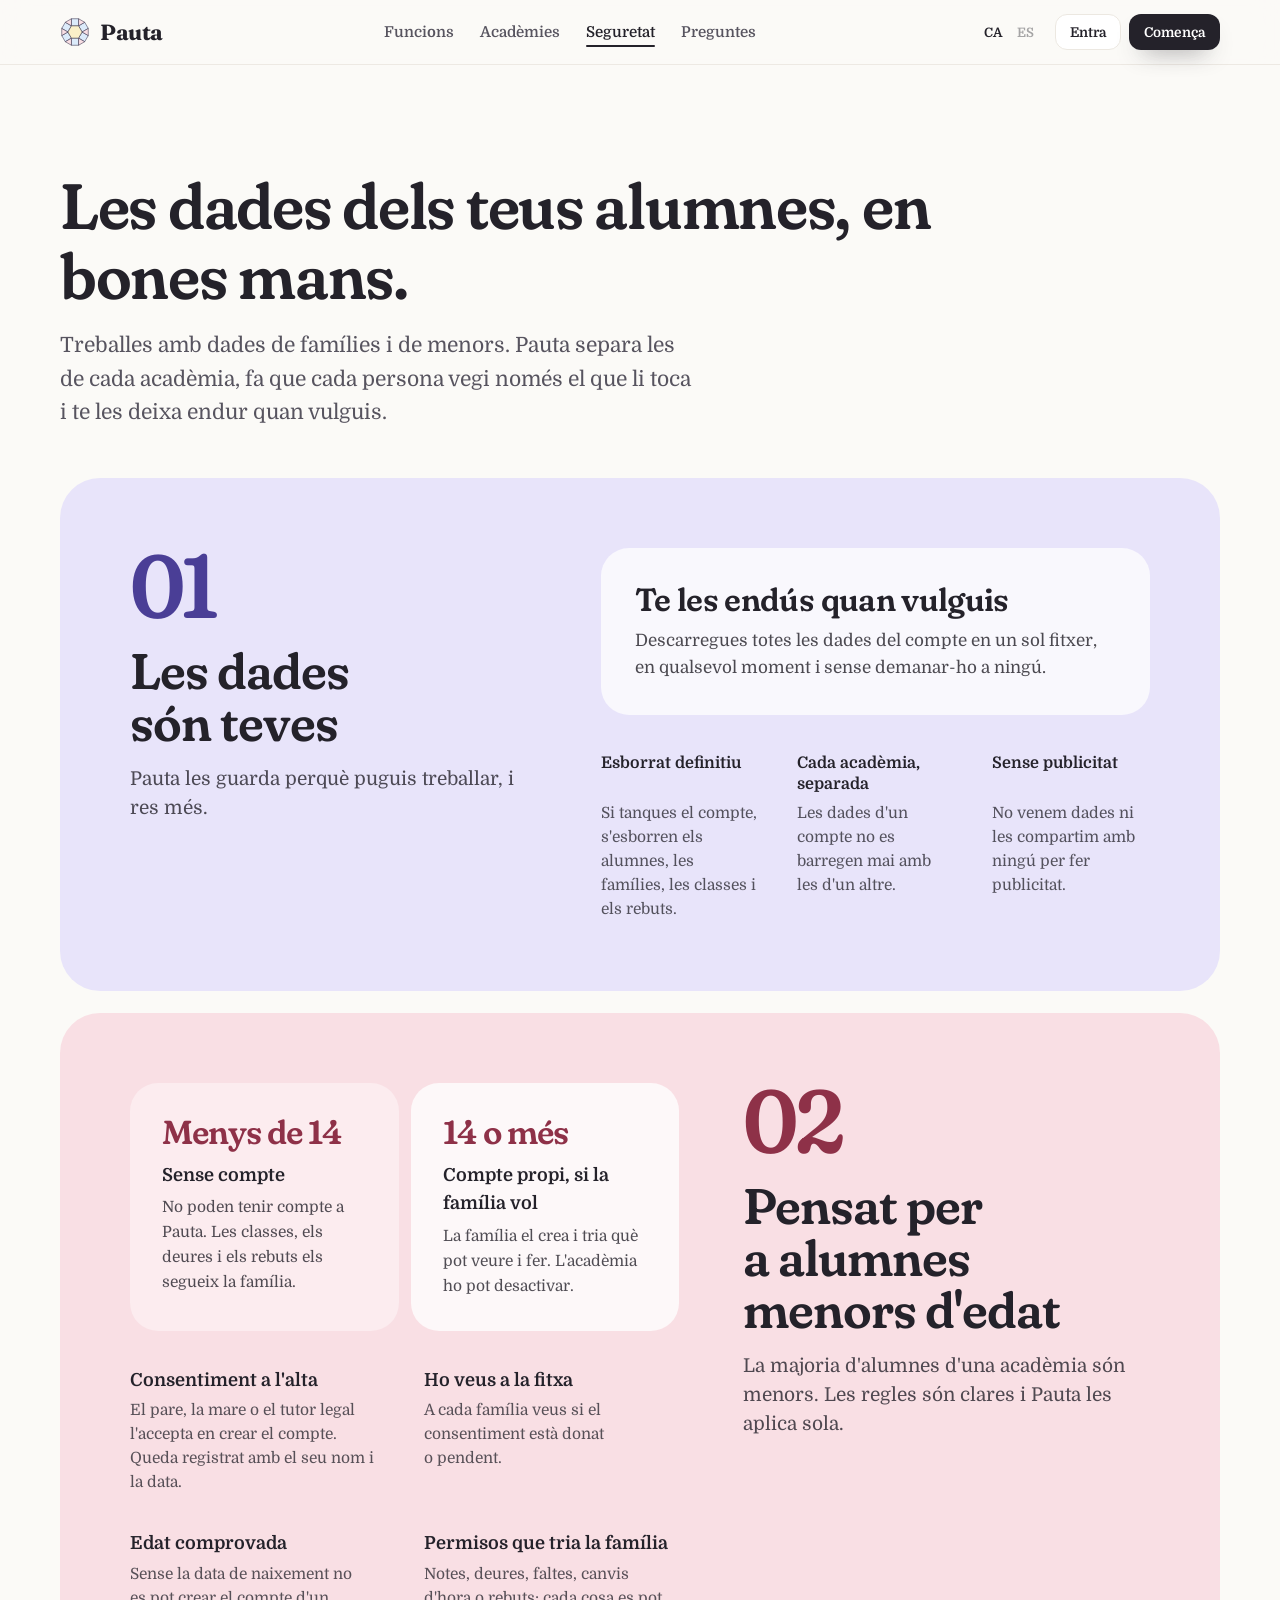
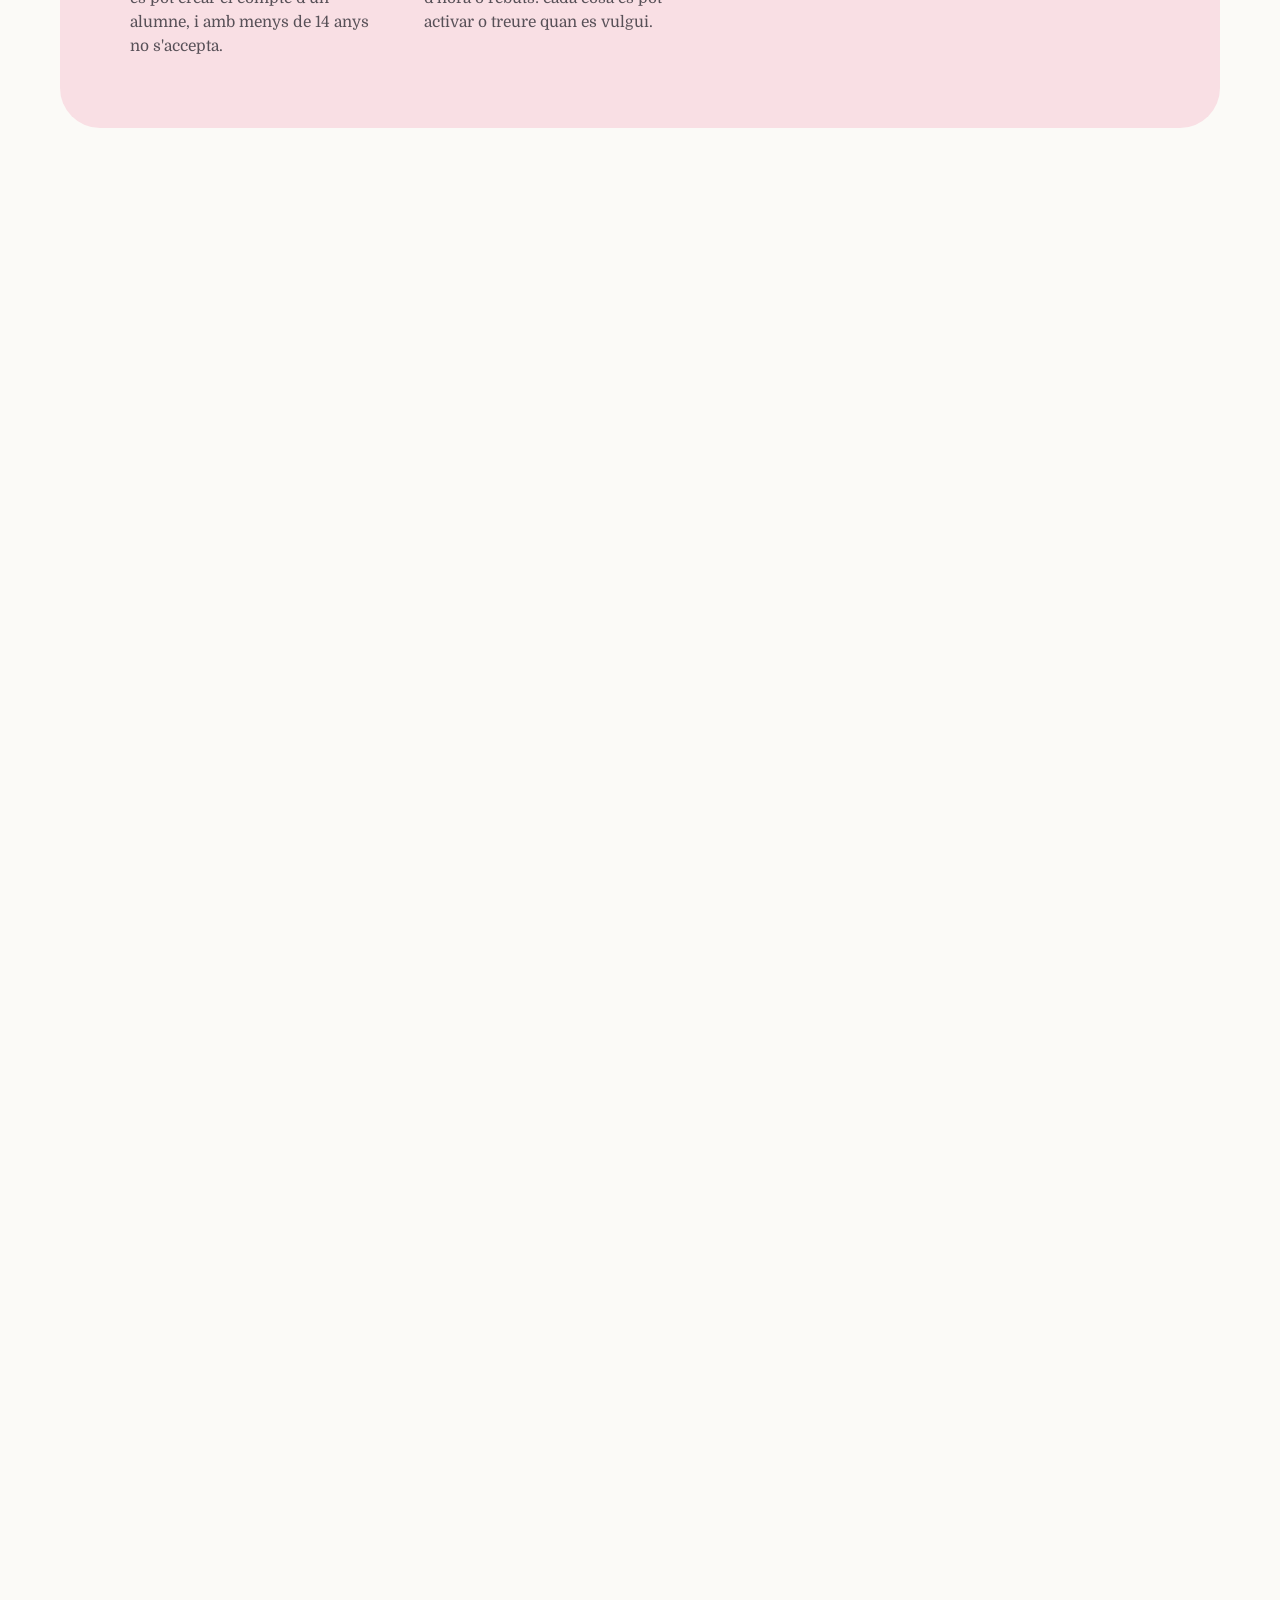
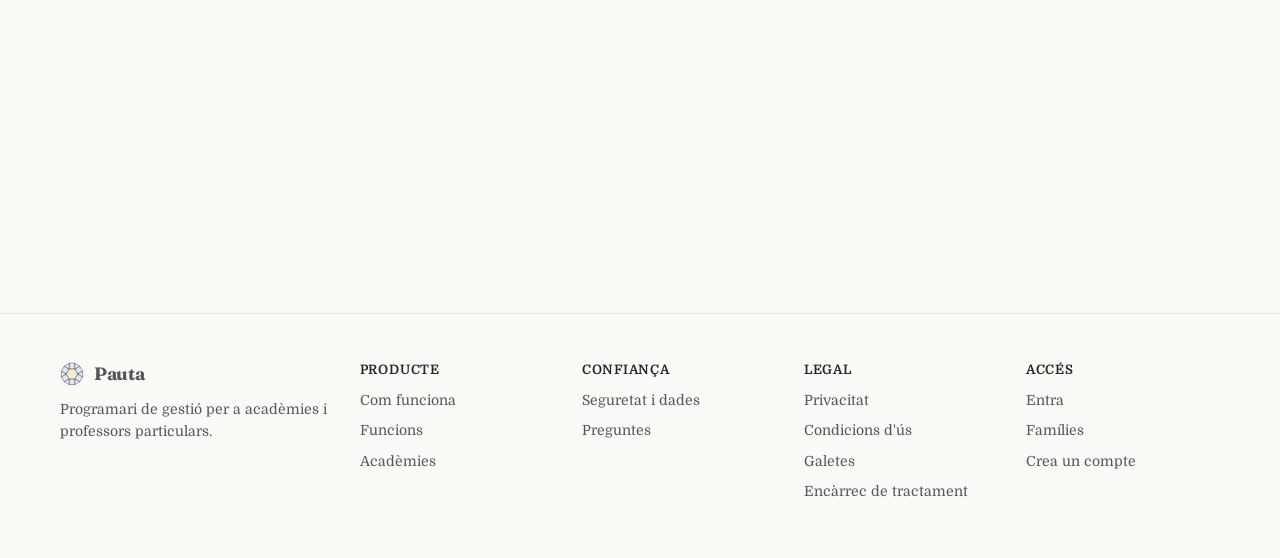
<file: seguretat.html>
<!doctype html>
<html lang="ca">
<head>
  <meta charset="utf-8">
  <meta name="viewport" content="width=device-width, initial-scale=1, viewport-fit=cover">
  <meta name="theme-color" content="#FBFAF7">
  <title>Seguretat i dades · Pauta</title>
  <meta name="description" content="Com protegeix Pauta les dades de la teva acadèmia, dels professors, de les famílies i dels alumnes menors.">
  <link rel="icon" href="icon.svg" type="image/svg+xml">
  <link rel="stylesheet" href="site.css">
</head>
<body data-title-es="Seguridad y datos · Pauta" data-desc-es="Cómo protege Pauta los datos de tu academia, de los profesores, de las familias y de los alumnos menores.">
  <main>
    <section class="phero">
      <div class="wrap">
        <h1 class="rv" data-es="Los datos de tus alumnos, en buenas manos.">Les dades dels teus alumnes, en bones mans.</h1>
        <p class="lead rv" data-es="Trabajas con datos de familias y de menores. Pauta separa los de cada academia, deja que cada persona vea solo lo que le toca y te los deja llevar cuando quieras.">Treballes amb dades de famílies i de menors. Pauta separa les de cada acadèmia, fa que cada persona vegi només el que li toca i te les deixa endur quan vulguis.</p>
      </div>
    </section>

    <section style="padding-top:0">
      <div class="wrap">
        <article class="chap rv" style="--c:var(--lav);--ci:var(--lav-i)">
          <div class="head"><span class="num">01</span><h2 data-es="Los datos son tuyos">Les dades són teves</h2><p data-es="Pauta los guarda para que puedas trabajar, y nada más.">Pauta les guarda perquè puguis treballar, i res més.</p></div>
          <div class="list">
            <div class="it key"><b data-es="Te los llevas cuando quieras">Te les endús quan vulguis</b><p data-es="Descargas todos los datos de la cuenta en un solo archivo, en cualquier momento y sin pedírselo a nadie.">Descarregues totes les dades del compte en un sol fitxer, en qualsevol moment i sense demanar-ho a ningú.</p></div>
            <div class="it"><b data-es="Borrado definitivo">Esborrat definitiu</b><p data-es="Si cierras la cuenta, se borran los alumnos, las familias, las clases y los recibos.">Si tanques el compte, s'esborren els alumnes, les famílies, les classes i els rebuts.</p></div>
            <div class="it"><b data-es="Cada academia, separada">Cada acadèmia, separada</b><p data-es="Los datos de una cuenta nunca se mezclan con los de otra.">Les dades d'un compte no es barregen mai amb les d'un altre.</p></div>
            <div class="it"><b data-es="Sin publicidad">Sense publicitat</b><p data-es="No vendemos datos ni los compartimos con nadie para hacer publicidad.">No venem dades ni les compartim amb ningú per fer publicitat.</p></div>
          </div>
        </article>
        <article class="chap flip rv" style="--c:var(--ros);--ci:var(--ros-i)">
          <div class="head"><span class="num">02</span><h2 data-es="Pensado para alumnos menores de edad">Pensat per a alumnes menors d'edat</h2><p data-es="La mayoría de alumnos de una academia son menores. Las reglas son claras y Pauta las aplica sola.">La majoria d'alumnes d'una acadèmia són menors. Les regles són clares i Pauta les aplica sola.</p></div>
          <div class="list">
            <div class="ages">
              <div class="age no"><span class="big" data-es="Menos de 14">Menys de 14</span><b data-es="Sin cuenta">Sense compte</b><p data-es="No pueden tener cuenta en Pauta. Las clases, los deberes y los recibos los sigue la familia.">No poden tenir compte a Pauta. Les classes, els deures i els rebuts els segueix la família.</p></div>
              <div class="age"><span class="big" data-es="14 o más">14 o més</span><b data-es="Cuenta propia, si la familia quiere">Compte propi, si la família vol</b><p data-es="La familia la crea y elige qué puede ver y hacer. La academia puede desactivarlo.">La família el crea i tria què pot veure i fer. L'acadèmia ho pot desactivar.</p></div>
            </div>
            <div class="it"><b data-es="Consentimiento en el alta">Consentiment a l'alta</b><p data-es="El padre, la madre o el tutor legal lo acepta al crear la cuenta. Queda registrado con su nombre y la fecha.">El pare, la mare o el tutor legal l'accepta en crear el compte. Queda registrat amb el seu nom i la data.</p></div>
            <div class="it"><b data-es="Lo ves en la ficha">Ho veus a la fitxa</b><p data-es="En cada familia ves si el consentimiento está dado o pendiente.">A cada família veus si el consentiment està donat o pendent.</p></div>
            <div class="it"><b data-es="Edad comprobada">Edat comprovada</b><p data-es="Sin la fecha de nacimiento no se puede crear la cuenta de un alumno, y con menos de 14 años no se acepta.">Sense la data de naixement no es pot crear el compte d'un alumne, i amb menys de 14 anys no s'accepta.</p></div>
            <div class="it"><b data-es="Permisos que elige la familia">Permisos que tria la família</b><p data-es="Notas, deberes, faltas, cambios de hora o recibos: cada cosa se puede activar o quitar cuando se quiera.">Notes, deures, faltes, canvis d'hora o rebuts: cada cosa es pot activar o treure quan es vulgui.</p></div>
          </div>
        </article>
        <article class="chap dark rv" style="--c:var(--cel);--ci:var(--cel-i)">
          <div class="head"><span class="num">03</span><h2 data-es="Cada uno ve lo que le toca">Cadascú veu el que li toca</h2><p data-es="Los permisos están pensados para una academia real, con equipo, familias y alumnos.">Els permisos estan pensats per a una acadèmia real, amb equip, famílies i alumnes.</p></div>
          <div class="list">
            <div class="it key"><b data-es="Los tutores, sus clases. El dinero, quien administra.">Els tutors, les seves classes. Els diners, qui administra.</b><p data-es="Los recibos, los precios y la configuración solo los ven el propietario y quien administra.">Els rebuts, els preus i la configuració només els veuen el propietari i qui administra.</p></div>
            <div class="it"><b data-es="Cada familia, lo suyo">Cada família, el seu</b><p data-es="Una familia solo ve sus hijos, sus clases y sus recibos.">Una família només veu els seus fills, les seves classes i els seus rebuts.</p></div>
            <div class="it"><b data-es="Enlaces de un solo uso">Enllaços d'un sol ús</b><p data-es="Cada enlace de invitación sirve una vez, caduca a los 30 días y se puede anular.">Cada enllaç d'invitació serveix una vegada, caduca als 30 dies i es pot anul·lar.</p></div>
            <div class="it"><b data-es="Comprobado en el servidor">Comprovat al servidor</b><p data-es="Los permisos no solo esconden botones: el servidor rechaza todo lo que no toca.">Els permisos no només amaguen botons: el servidor rebutja tot el que no toca.</p></div>
          </div>
        </article>
        <article class="chap open flip rv" style="--c:var(--men);--ci:var(--men-i)">
          <div class="head"><span class="num">04</span><h2 data-es="Protegido por dentro">Protegit per dins</h2><p data-es="Las medidas que no se ven, pero que están.">Les mesures que no es veuen, però que hi són.</p></div>
          <div class="list">
            <div class="it key"><b data-es="Las familias no tienen contraseña">Les famílies no tenen contrasenya</b><p data-es="Entran con un enlace o un código que les llega al correo y que solo sirve una vez. Así no hay ninguna contraseña que se pueda filtrar.">Entren amb un enllaç o un codi que els arriba al correu i que només serveix una vegada. Així no hi ha cap contrasenya que es pugui filtrar.</p></div>
            <div class="it"><b data-es="Contraseñas del equipo, ilegibles">Contrasenyes de l'equip, il·legibles</b><p data-es="Se guardan de forma irreversible: nadie las puede leer, ni nosotros.">Es guarden de manera irreversible: ningú les pot llegir, ni nosaltres.</p></div>
            <div class="it"><b data-es="Datos en la Unión Europea">Dades a la Unió Europea</b><p data-es="Se guardan en un servidor europeo y la base de datos no se puede consultar desde fuera: solo entra el servidor de Pauta.">Es guarden en un servidor europeu i la base de dades no es pot consultar des de fora: només hi entra el servidor de Pauta.</p></div>
            <div class="it"><b data-es="La tarjeta no pasa por Pauta">La targeta no passa per Pauta</b><p data-es="El pago lo gestiona el proveedor de pagos: Pauta no ve ni guarda los datos de la tarjeta.">El pagament el gestiona el proveïdor de pagaments: Pauta no veu ni guarda les dades de la targeta.</p></div>
          </div>
        </article>
      </div>
    </section>

    <section style="padding-top:0">
      <div class="wrap"><div class="cta rv">
        <h2 data-es="¿Tienes más preguntas sobre los datos?">Tens més preguntes sobre les dades?</h2>
        <p class="lead" data-es="Las respondemos todas, también las que te haga una familia.">Les responem totes, també les que et faci una família.</p>
        <div class="row"><a class="btn prim" href="preguntes" data-es="Ver las preguntas">Veure les preguntes</a></div>
      </div></div>
    </section>
  </main>
  <script src="site.js"></script>
</body>
</html>
</file>
<file: site.css>
/* Pàgines del web (funcions, acadèmies, seguretat, preguntes): el mateix llenguatge visual que la landing. */
@import url('https://fonts.googleapis.com/css2?family=Fraunces:opsz,wght,SOFT@9..144,400..700,0..100&family=Domine:wght@400..700&display=swap');
:root {
  --bg: #FBFAF7; --paper: #FFFFFF; --ink: #24222A; --ink2: #57545F; --line: #ECE8E1;
  --lav: #E8E4FA; --lav-i: #4A3E96; --man: #FAF0C8; --man-i: #6A560E; --men: #D9F2E8; --men-i: #177357;
  --cel: #DCEBFA; --cel-i: #21568C; --pre: #FCE6D6; --pre-i: #8A4520; --ros: #F9DFE4; --ros-i: #8E3148;
  --serif: Fraunces, Georgia, serif; --sans: Domine, Georgia, 'Times New Roman', serif;   /* títols: Fraunces; text: Domine */ --ease: cubic-bezier(.2,.8,.2,1);
  --shadow: 0 1px 2px rgba(36,34,42,.05), 0 18px 36px -26px rgba(36,34,42,.35);
}
* { box-sizing: border-box; }
html { scroll-padding-top: 84px; background: var(--bg); }
body { margin: 0; background: var(--bg); color: var(--ink); font: 400 17px/1.6 var(--sans); -webkit-font-smoothing: antialiased; overflow-x: hidden; }
h1, h2, h3 { margin: 0; font-family: var(--serif); font-variation-settings: 'SOFT' 100; font-weight: 600; letter-spacing: -.02em; line-height: 1.1; }
h1 { font-size: clamp(38px, 5.4vw, 64px); } h2 { font-size: clamp(28px, 3.6vw, 42px); } h3 { font-size: 20px; letter-spacing: -.01em; }
p { margin: 0; } a { color: inherit; text-decoration: none; }
h1, h2, h3, p, li, small { text-wrap: pretty; }
.wrap { width: min(1160px, 100% - 32px); margin: 0 auto; }
section { padding: clamp(56px, 8vw, 104px) 0; }
.eyebrow { display: inline-flex; align-items: center; gap: 10px; font-size: 12.5px; font-weight: 700; letter-spacing: .08em; text-transform: uppercase; color: var(--ink2); }
.lead { font-size: clamp(18px, 1.7vw, 21px); color: var(--ink2); max-width: 640px; }
.center { text-align: center; margin-inline: auto; } .center .lead { margin-inline: auto; }
.btn { display: inline-flex; align-items: center; justify-content: center; gap: 8px; min-height: 52px; padding: 0 26px; border-radius: 16px; border: 1px solid transparent; font: 700 16px var(--sans); cursor: pointer; transition: transform .2s var(--ease), background .2s, border-color .2s; white-space: nowrap; }
.btn:active { transform: scale(.97); }
.btn.prim { background: var(--ink); color: #fff; box-shadow: 0 12px 24px -14px rgba(36,34,42,.8); } .btn.prim:hover { background: #3a3742; }
.btn.sec { background: #fff; color: var(--ink); border-color: var(--line); } .btn.sec:hover { border-color: #d6d0c5; }
.btn.sm { min-height: 40px; padding: 0 16px; font-size: 14px; border-radius: 12px; }
.btn:focus-visible, a:focus-visible, button:focus-visible, summary:focus-visible { outline: 3px solid var(--lav-i); outline-offset: 3px; }
.row { display: flex; align-items: center; gap: 12px; flex-wrap: wrap; }
.tick { position: relative; flex: none; display: inline-block; width: 20px; height: 20px; border-radius: 50%; background: var(--men); margin-top: 3px; }
.tick::after { content: ''; position: absolute; left: 7px; top: 4px; width: 5px; height: 9px; border: solid var(--men-i); border-width: 0 2.2px 2.2px 0; transform: rotate(45deg); }

/* capçalera i peu, iguals a totes les pàgines */
header.nav { position: sticky; top: 0; z-index: 50; background: rgba(251,250,247,.84); backdrop-filter: blur(14px) saturate(160%); -webkit-backdrop-filter: blur(14px) saturate(160%); border-bottom: 1px solid rgba(236,232,225,.9); }
.nav .wrap { display: flex; align-items: center; justify-content: space-between; height: 64px; gap: 12px; }
.brand { display: flex; align-items: center; gap: 10px; font: 700 22px var(--serif); letter-spacing: -.02em; }
.nav ul { display: flex; gap: 26px; list-style: none; margin: 0; padding: 0; font-weight: 600; font-size: 15px; color: var(--ink2); }
.nav ul a { position: relative; padding: 6px 0; } .nav ul a:hover, .nav ul a[aria-current] { color: var(--ink); }
.nav ul a[aria-current]::after { content: ''; position: absolute; left: 0; right: 0; bottom: 0; height: 2px; border-radius: 2px; background: var(--ink); }
.nav .right { display: flex; align-items: center; gap: 10px; }
.lang { display: inline-flex; background: rgba(36,34,42,.06); border-radius: 12px; padding: 3px; }
.lang button { border: 0; background: transparent; min-width: 40px; height: 34px; border-radius: 9px; font: 700 13px var(--sans); color: var(--ink2); cursor: pointer; }
.lang button.on { background: #fff; color: var(--ink); box-shadow: 0 1px 4px rgba(36,34,42,.15); }
.menu-btn { display: none; width: 44px; height: 44px; border-radius: 12px; border: 1px solid var(--line); background: #fff; cursor: pointer; align-items: center; justify-content: center; }
.menu-btn i, .menu-btn i::before, .menu-btn i::after { display: block; width: 18px; height: 2px; border-radius: 2px; background: var(--ink); position: relative; }
.menu-btn i::before, .menu-btn i::after { content: ''; position: absolute; left: 0; } .menu-btn i::before { top: -6px; } .menu-btn i::after { top: 6px; }
@media (max-width: 900px) {
  .nav ul { display: none; position: absolute; top: 64px; left: 0; right: 0; flex-direction: column; gap: 0; background: rgba(251,250,247,.98); border-bottom: 1px solid var(--line); padding: 8px 16px 16px; }
  .nav ul.open { display: flex; } .nav ul a { display: block; padding: 12px 0; font-size: 17px; } .nav ul a[aria-current]::after { display: none; }
  .nav .login { display: none; } .menu-btn { display: inline-flex; }
}
.nav ul .lang-m { display: none; }
@media (max-width: 480px) {
  .nav .right .lang { display: none; } .nav ul.open .lang-m { display: block; padding: 12px 0 4px; }
  .nav .right .btn.prim { padding: 0 14px; }
}
footer.foot { padding: 48px 0 56px; color: var(--ink2); font-size: 14px; border-top: 1px solid var(--line); margin-top: 24px; }
footer.foot .wrap { display: grid; grid-template-columns: 1.4fr repeat(4, 1fr); gap: 28px; }
footer.foot h4 { margin: 0 0 12px; font: 700 13px var(--sans); letter-spacing: .06em; text-transform: uppercase; color: var(--ink); }
footer.foot nav { display: grid; gap: 8px; } footer.foot a:hover { color: var(--ink); }
@media (max-width: 760px) { footer.foot .wrap { grid-template-columns: 1fr 1fr; } }

/* capçalera de pàgina */
.phero { padding: clamp(48px, 7vw, 96px) 0 clamp(24px, 4vw, 48px); }
.phero h1 { margin: 16px 0 18px; max-width: 900px; } .phero .row { margin-top: 28px; }

/* ===== Capítols: un sol bloc de color per tema, amb una idea principal i la resta en llista neta ===== */
.chap { --c: var(--lav); --ci: var(--lav-i); background: var(--c); border-radius: 40px; padding: clamp(30px, 5.5vw, 72px); display: grid; grid-template-columns: minmax(0, 1fr) minmax(0, 1.35fr); gap: clamp(28px, 5vw, 80px); margin-bottom: clamp(14px, 2vw, 22px); }
.chap .head { align-self: start; position: sticky; top: 100px; }
.chap .num { display: block; font: 600 clamp(54px, 7vw, 92px)/.85 var(--serif); font-variation-settings: 'SOFT' 100; letter-spacing: -.04em; color: var(--ci); }
.chap .kick { display: block; margin: 20px 0 12px; font-size: 13px; font-weight: 800; letter-spacing: .08em; text-transform: uppercase; color: var(--ci); }
.chap h2 { font-size: clamp(32px, 4vw, 50px); line-height: 1.04; }
.chap .head p { margin-top: 16px; font-size: clamp(17px, 1.5vw, 19px); line-height: 1.55; color: rgba(36,34,42,.8); max-width: 440px; }
.chap .list { display: grid; grid-template-columns: repeat(2, minmax(0, 1fr)); gap: clamp(24px, 3vw, 38px) clamp(20px, 3vw, 44px); align-content: start; }
.chap .it b { display: block; font-size: 18px; font-weight: 800; line-height: 1.3; margin-bottom: 6px; color: var(--ink); }
.chap .it p { font-size: 15.5px; line-height: 1.55; color: rgba(36,34,42,.76); }
.chap .it.key { grid-column: 1 / -1; background: rgba(255,255,255,.74); border-radius: 28px; padding: clamp(22px, 3vw, 34px); }
.chap .it.key b { font: 600 clamp(24px, 2.5vw, 32px)/1.12 var(--serif); font-variation-settings: 'SOFT' 100; letter-spacing: -.02em; margin-bottom: 10px; }
.chap .it.key p { font-size: 17px; color: rgba(36,34,42,.82); max-width: 560px; }
.chap.flip { grid-template-columns: minmax(0, 1.35fr) minmax(0, 1fr); } .chap.flip .head { order: 2; }
.chap.dark { background: #24222A; color: #fff; } .chap.dark h2, .chap.dark .it b { color: #fff; }
.chap.dark .head p, .chap.dark .it p { color: rgba(255,255,255,.74); } .chap.dark .num, .chap.dark .kick { color: var(--c); }
.chap.dark .it.key { background: rgba(255,255,255,.09); } .chap.dark .it.key p { color: rgba(255,255,255,.82); }
.chap.open { background: transparent; padding-inline: 0; border-radius: 0; } .chap.open .it.key { background: var(--c); }
@media (max-width: 860px) {
  .chap, .chap.flip { grid-template-columns: 1fr; border-radius: 30px; } .chap.open { padding-inline: 0; }
  .chap .head { position: static; } .chap.flip .head { order: 0; } .chap .list { grid-template-columns: 1fr; }
}
/* llista gran: tres idees amb el mateix pes */
.chap .list.big { grid-template-columns: 1fr; gap: 0; }
.chap .list.big { gap: clamp(26px, 3.4vw, 40px); }
.chap .list.big .it b { font: 600 clamp(22px, 2.3vw, 28px)/1.15 var(--serif); font-variation-settings: 'SOFT' 100; letter-spacing: -.015em; margin-bottom: 8px; }
/* edats (menors) */
.ages { grid-column: 1 / -1; display: grid; grid-template-columns: 1fr 1fr; gap: 12px; }
.age { border-radius: 28px; padding: clamp(22px, 3vw, 32px); background: rgba(255,255,255,.78); }
.age.no { background: rgba(255,255,255,.38); }
.age .big { display: block; white-space: nowrap; font: 600 clamp(26px, 2.6vw, 36px)/1 var(--serif); font-variation-settings: 'SOFT' 100; letter-spacing: -.03em; color: var(--ci); margin-bottom: 12px; }
.age b { display: block; font-size: 18px; font-weight: 800; margin-bottom: 6px; } .age p { font-size: 15.5px; color: rgba(36,34,42,.8); }
@media (max-width: 560px) { .ages { grid-template-columns: 1fr; } }
/* passos en línia, sense targetes */
.steps3 { display: grid; grid-template-columns: repeat(3, 1fr); gap: clamp(24px, 4vw, 56px); margin-top: 48px; counter-reset: s; }
.steps3 > div { counter-increment: s; }
.steps3 > div::before { content: '0' counter(s); display: block; font: 600 clamp(48px, 5vw, 72px)/.9 var(--serif); font-variation-settings: 'SOFT' 100; letter-spacing: -.04em; color: var(--ci, var(--lav-i)); margin-bottom: 18px; }
.steps3 h3 { font-size: 24px; margin-bottom: 10px; } .steps3 p { color: rgba(36,34,42,.76); }
@media (max-width: 860px) { .steps3 { grid-template-columns: 1fr; } }
/* taula de rols: files alternes en lloc de línies */
.roles { width: 100%; border-collapse: separate; border-spacing: 0; background: var(--paper); border-radius: 28px; overflow: hidden; box-shadow: var(--shadow); font-size: 16px; }
.roles th, .roles td { padding: 16px 20px; text-align: left; } .roles tbody tr:nth-child(odd) td { background: #F6F4EF; }
.roles thead th { font: 600 20px var(--serif); font-variation-settings: 'SOFT' 100; color: var(--ink); padding-top: 22px; padding-bottom: 18px; }
.roles td:first-child { font-weight: 700; } .roles td.y, .roles td.n { text-align: center; width: 18%; }
.roles td.y i, .roles td.n i { display: inline-grid; place-items: center; width: 30px; height: 30px; border-radius: 50%; font-style: normal; font-weight: 800; }
.roles td.y i { background: var(--men); color: var(--men-i); } .roles td.n i { color: #a19dab; }
.roles thead th:not(:first-child) { text-align: center; }
.tablewrap { overflow-x: auto; -webkit-overflow-scrolling: touch; border-radius: 28px; }
.faqgroup { margin-top: 40px; } .faqgroup h2 { font-size: clamp(22px, 2.6vw, 28px); margin-bottom: 14px; }
details.q { background: var(--paper); border-radius: 18px; padding: 0 22px; box-shadow: var(--shadow); margin-bottom: 10px; }
details.q summary { min-height: 62px; display: flex; align-items: center; justify-content: space-between; gap: 16px; font-weight: 700; font-size: 17px; cursor: pointer; list-style: none; }
details summary::-webkit-details-marker { display: none; } details.q summary::after { content: '+'; font-size: 26px; color: var(--ink2); font-weight: 500; transition: transform .25s var(--ease); flex: none; }
details.q[open] summary::after { transform: rotate(45deg); } details.q p { color: var(--ink2); padding: 0 0 20px; }
.cta { text-align: center; border-radius: 36px; padding: clamp(44px, 7vw, 88px) 20px; margin-bottom: 24px;
  background: radial-gradient(60% 90% at 0% 0%, rgba(232,228,250,.75), transparent 70%), radial-gradient(55% 90% at 100% 0%, rgba(220,235,250,.7), transparent 70%), radial-gradient(60% 90% at 100% 100%, rgba(252,230,214,.6), transparent 70%), radial-gradient(60% 90% at 0% 100%, rgba(217,242,232,.65), transparent 70%), #FDFCFA; box-shadow: inset 0 0 0 1px rgba(36,34,42,.05); }
.cta .lead { margin: 16px auto 30px; } .cta .row { justify-content: center; }
.rv { will-change: transform, opacity; }
.chap .head > .kick:first-child { margin-top: 0; }

/* ===== Capçalera: idioma com a text, botons petits ===== */
.lang { display: inline-flex; align-items: center; gap: 2px; background: none; padding: 0; border-radius: 0; }
.lang button { border: 0; background: none; min-width: 0; height: 32px; padding: 0 6px; border-radius: 8px; font: 700 13px var(--sans); letter-spacing: .04em; color: rgba(36,34,42,.4); cursor: pointer; box-shadow: none; transition: color .2s; }
.lang button:hover { color: var(--ink2); } .lang button.on { background: none; color: var(--ink); box-shadow: none; }
.nav .right { gap: 8px; } .nav .right .lang { margin-right: 6px; }
.nav .btn.sm { min-height: 36px; padding: 0 14px; font-size: 13.5px; }

/* ===== Squircles a tot el web, com a l'app (corner-shape: squircle) ===== */
@supports (corner-shape: squircle) {
  .btn { border-radius: 20px; } .btn.sm { border-radius: 15px; } .lang button { border-radius: 10px; }
  .chip, .menu-btn { border-radius: 16px; }
  .btn, .btn.sm, .chip, .menu-btn, .lang button { corner-shape: squircle; }
}
@supports (corner-shape: squircle) {
  .chap { border-radius: 56px; } .chap .it.key, .age { border-radius: 38px; } .cta { border-radius: 52px; }
  details.q { border-radius: 26px; } .roles, .tablewrap { border-radius: 38px; } .card { border-radius: 34px; }
  .chap, .chap .it.key, .age, .cta, details.q, .roles, .tablewrap, .card { corner-shape: squircle; }
  .chap.open { border-radius: 0; }
  @media (max-width: 860px) { .chap { border-radius: 44px; } }
}

/* Llistes de «capítol»: una peça destacada i tres de petites van en tres columnes alineades (abans la tercera quedava sola) */
@media (min-width: 700px) { .chap .list:has(> .it:nth-child(4):last-child) { grid-template-columns: repeat(3, minmax(0, 1fr)); } .chap .list:has(> .it:nth-child(4):last-child) .it:not(.key) { display: grid; grid-template-rows: subgrid; grid-row: span 2; row-gap: 0; } .chap .list:has(> .it:nth-child(4):last-child) .it:not(.key) b { font-size: 16px; } }
/* Bloc final: degradat de punta a punta, sense el centre blanc */
.cta { background: linear-gradient(115deg, #E8E4FA 0%, #DCEBFA 34%, #D9F2E8 68%, #FCE6D6 100%); }

/* ---------- Textos legals ---------- */
.legal { max-width: 760px; margin: 0 auto; padding-bottom: 72px; font-size: 16.5px; line-height: 1.65; }
.legal .updated { color: var(--ink2); font-size: 14px; margin: 0 0 28px; }
.legal .toc { background: #fff; border: 1px solid var(--line); border-radius: 22px; corner-shape: squircle; padding: 18px 22px; margin: 0 0 40px; }
.legal .toc b { display: block; font-size: 13px; letter-spacing: .06em; text-transform: uppercase; margin-bottom: 8px; }
.legal .toc ol { margin: 0; padding-left: 20px; columns: 2 240px; column-gap: 28px; } .legal .toc li { margin: 3px 0; break-inside: avoid; }
.legal .toc a { color: var(--ink2); } .legal .toc a:hover { color: var(--ink); }
.legal h2 { font-size: clamp(24px, 2.4vw, 30px); margin: 48px 0 12px; scroll-margin-top: 90px; }
.legal h3 { font-size: 19px; margin: 26px 0 8px; }
.legal p, .legal ul, .legal ol { margin: 0 0 14px; } .legal ul { padding-left: 22px; } .legal li { margin: 4px 0; }
.legal a { color: var(--lav-i); text-decoration: underline; text-underline-offset: 2px; }
.legal .box { background: var(--c, var(--lav)); border-radius: 22px; corner-shape: squircle; padding: 18px 22px; margin: 18px 0; }
.legal .box p:last-child { margin-bottom: 0; }
.legal .tbl { overflow-x: auto; margin: 14px 0 20px; border: 1px solid var(--line); border-radius: 18px; corner-shape: squircle; background: #fff; }
.legal table { width: 100%; border-collapse: collapse; font-size: 15px; line-height: 1.5; }
.legal th, .legal td { text-align: left; vertical-align: top; padding: 11px 14px; border-bottom: 1px solid var(--line); }
.legal th { font-size: 12.5px; letter-spacing: .05em; text-transform: uppercase; color: var(--ink2); background: #FBFAF7; }
.legal tr:last-child td { border-bottom: 0; }
.legal .fill { background: #FAF0C8; color: #6A560E; border-radius: 6px; padding: 0 5px; font-weight: 600; }
.legal code { font-size: 14px; background: #F2F0EC; padding: 1px 6px; border-radius: 6px; }
@media (max-width: 760px) { .legal { font-size: 16px; } .legal th, .legal td { padding: 9px 10px; } }

/* Sense etiqueta de secció: el títol del capítol va just després del número */
.chap .head .num + h2 { margin-top: 20px; }
</file>
